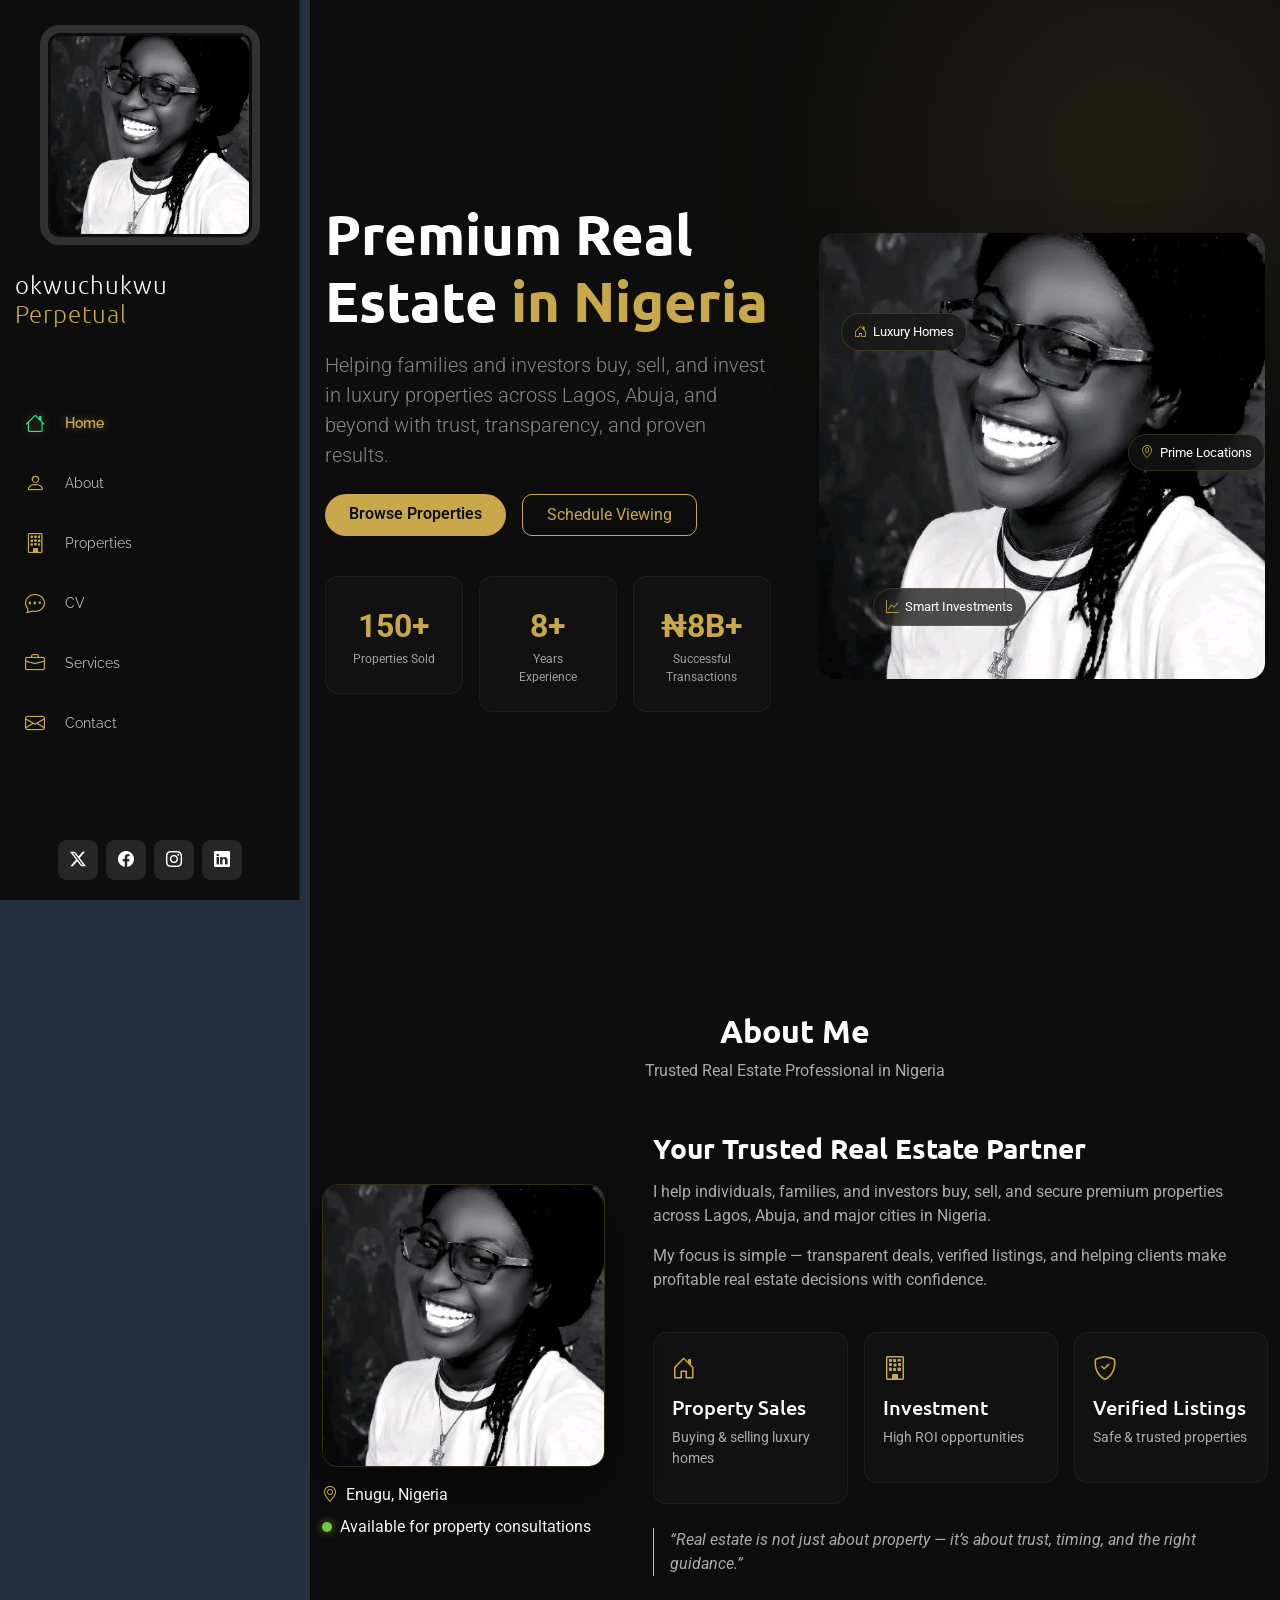
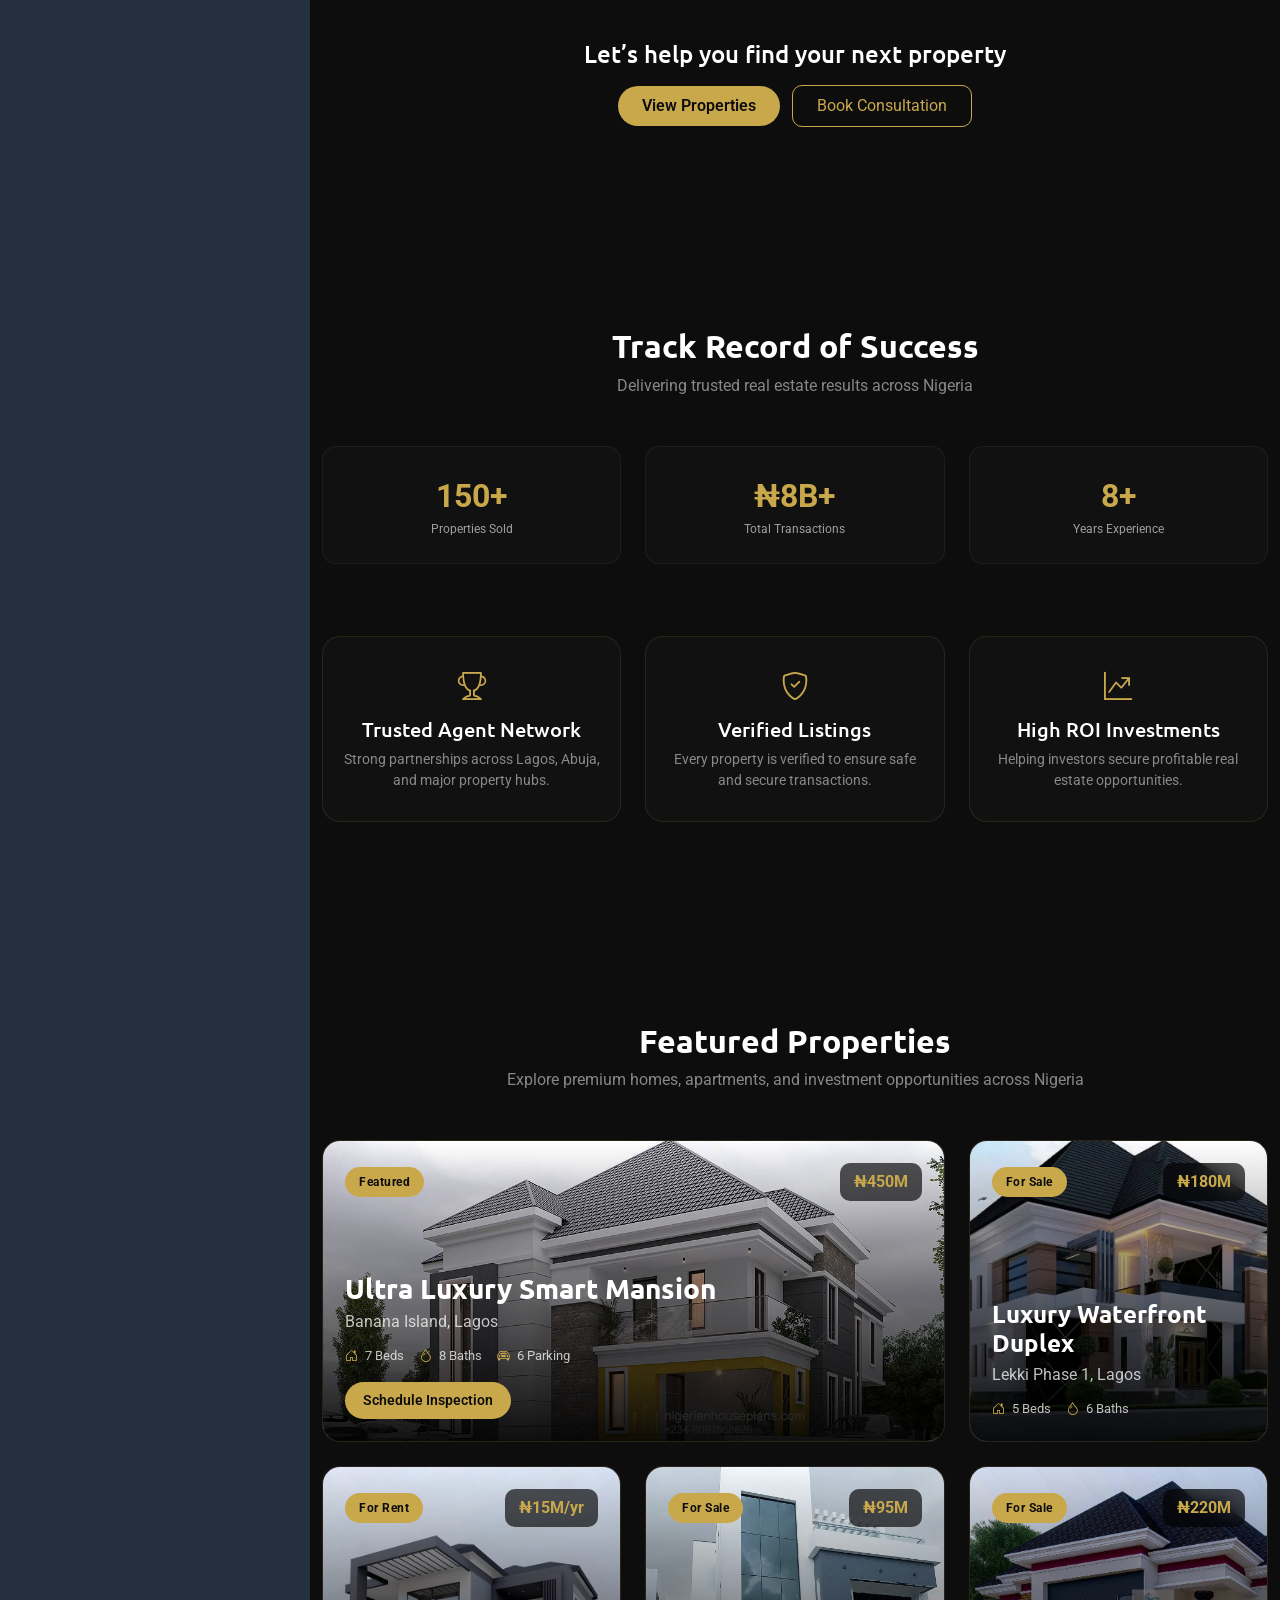
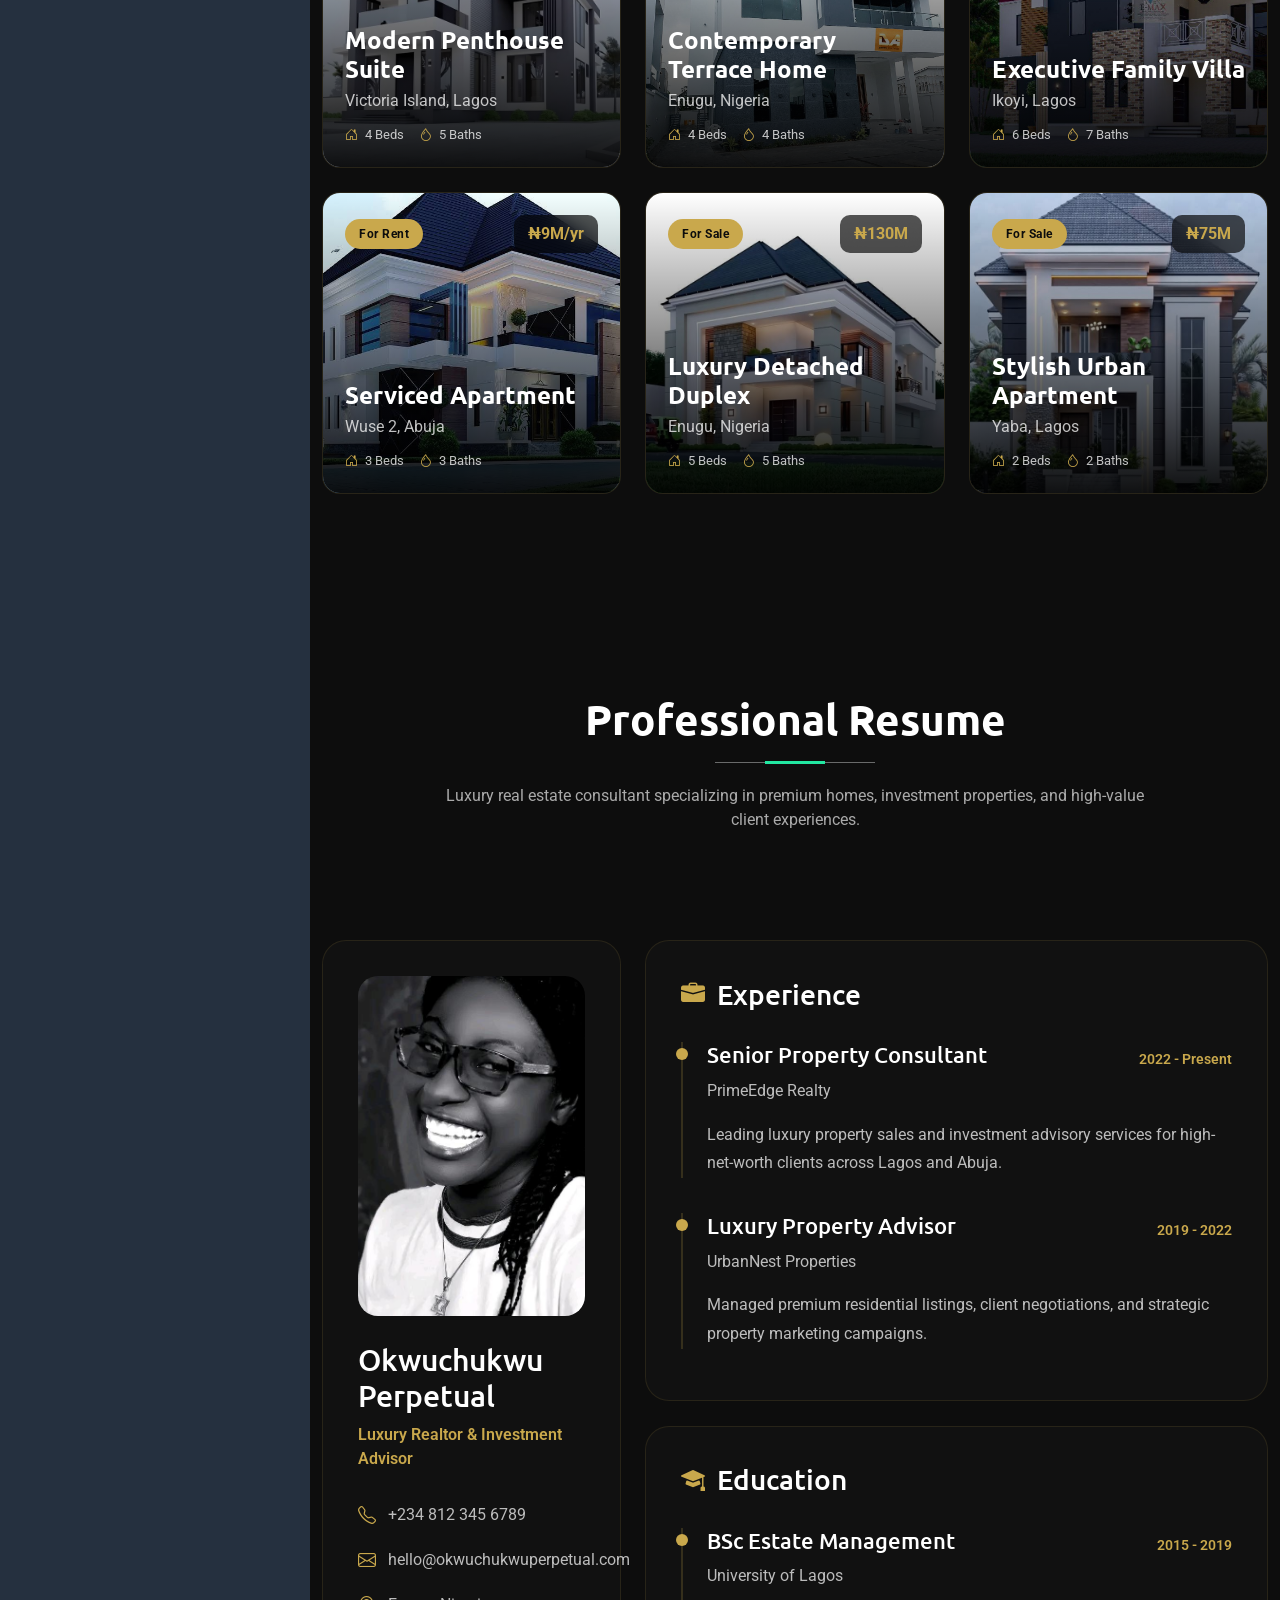
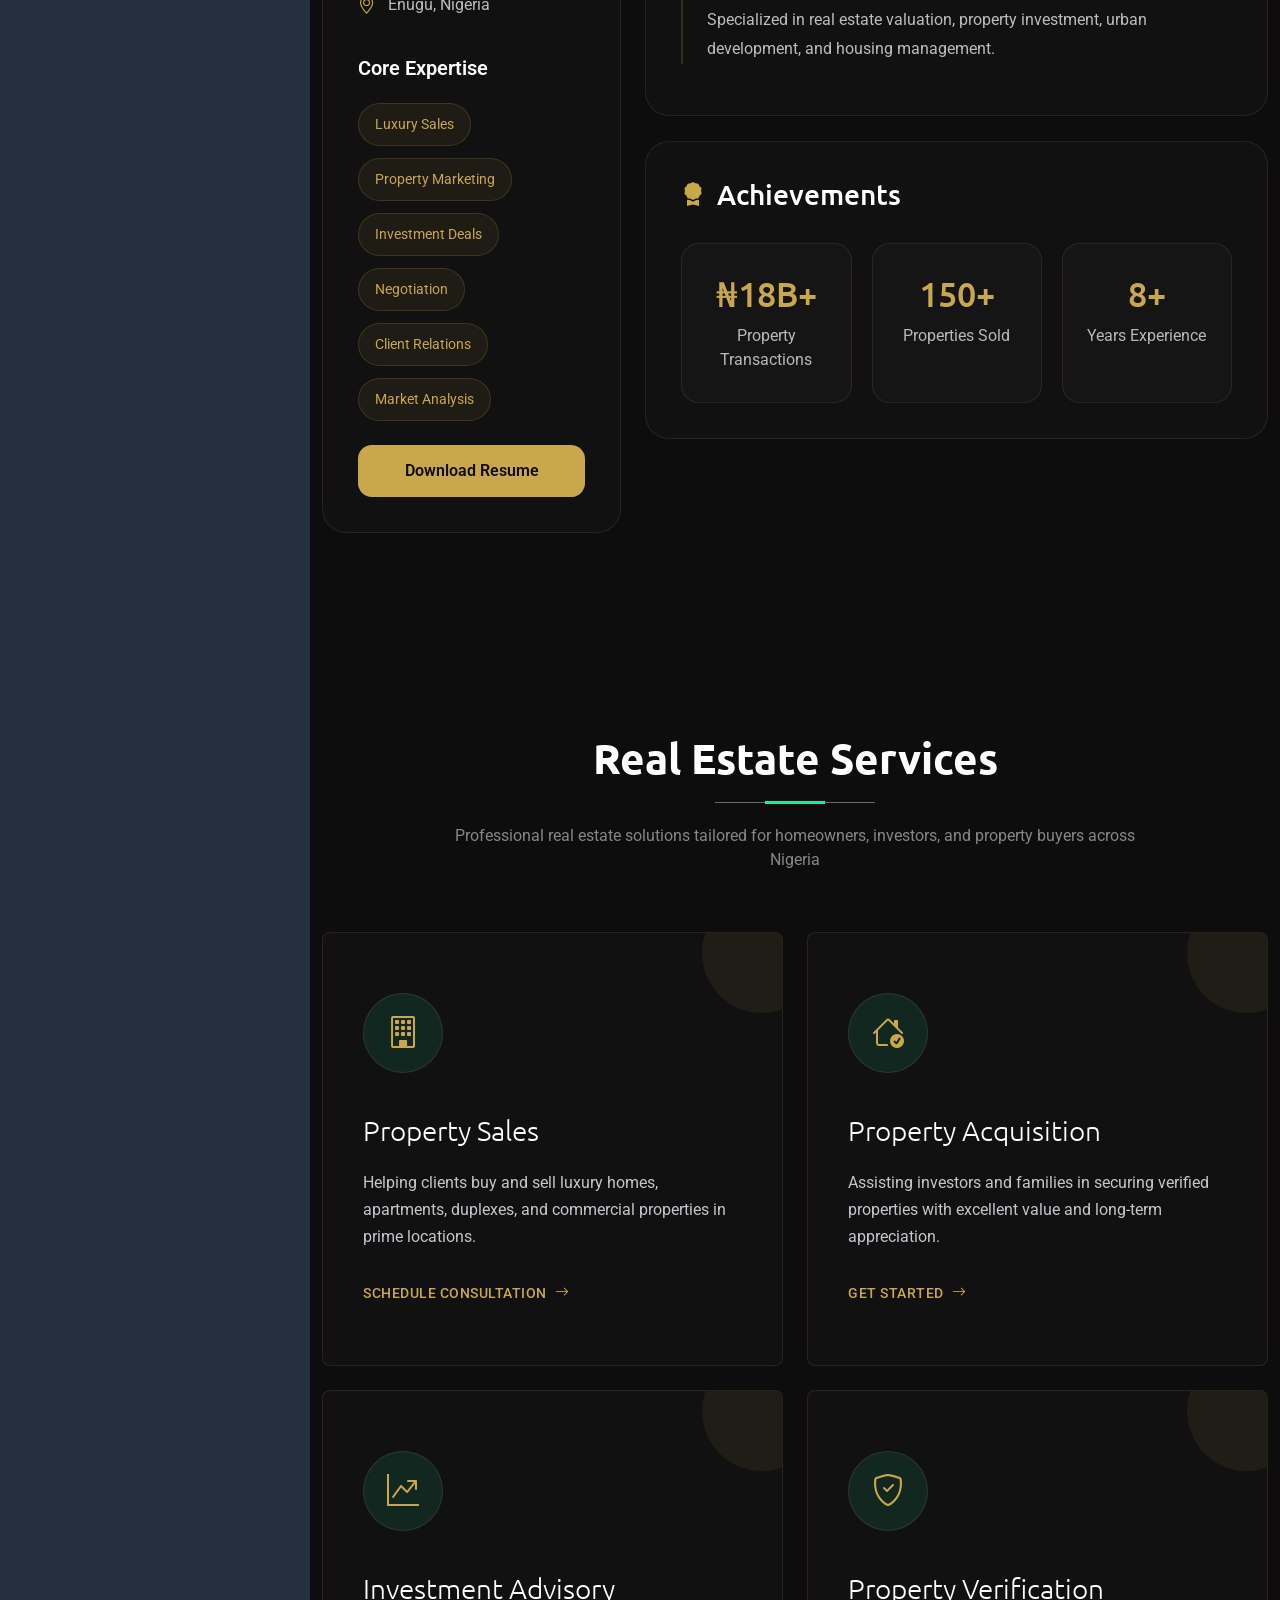
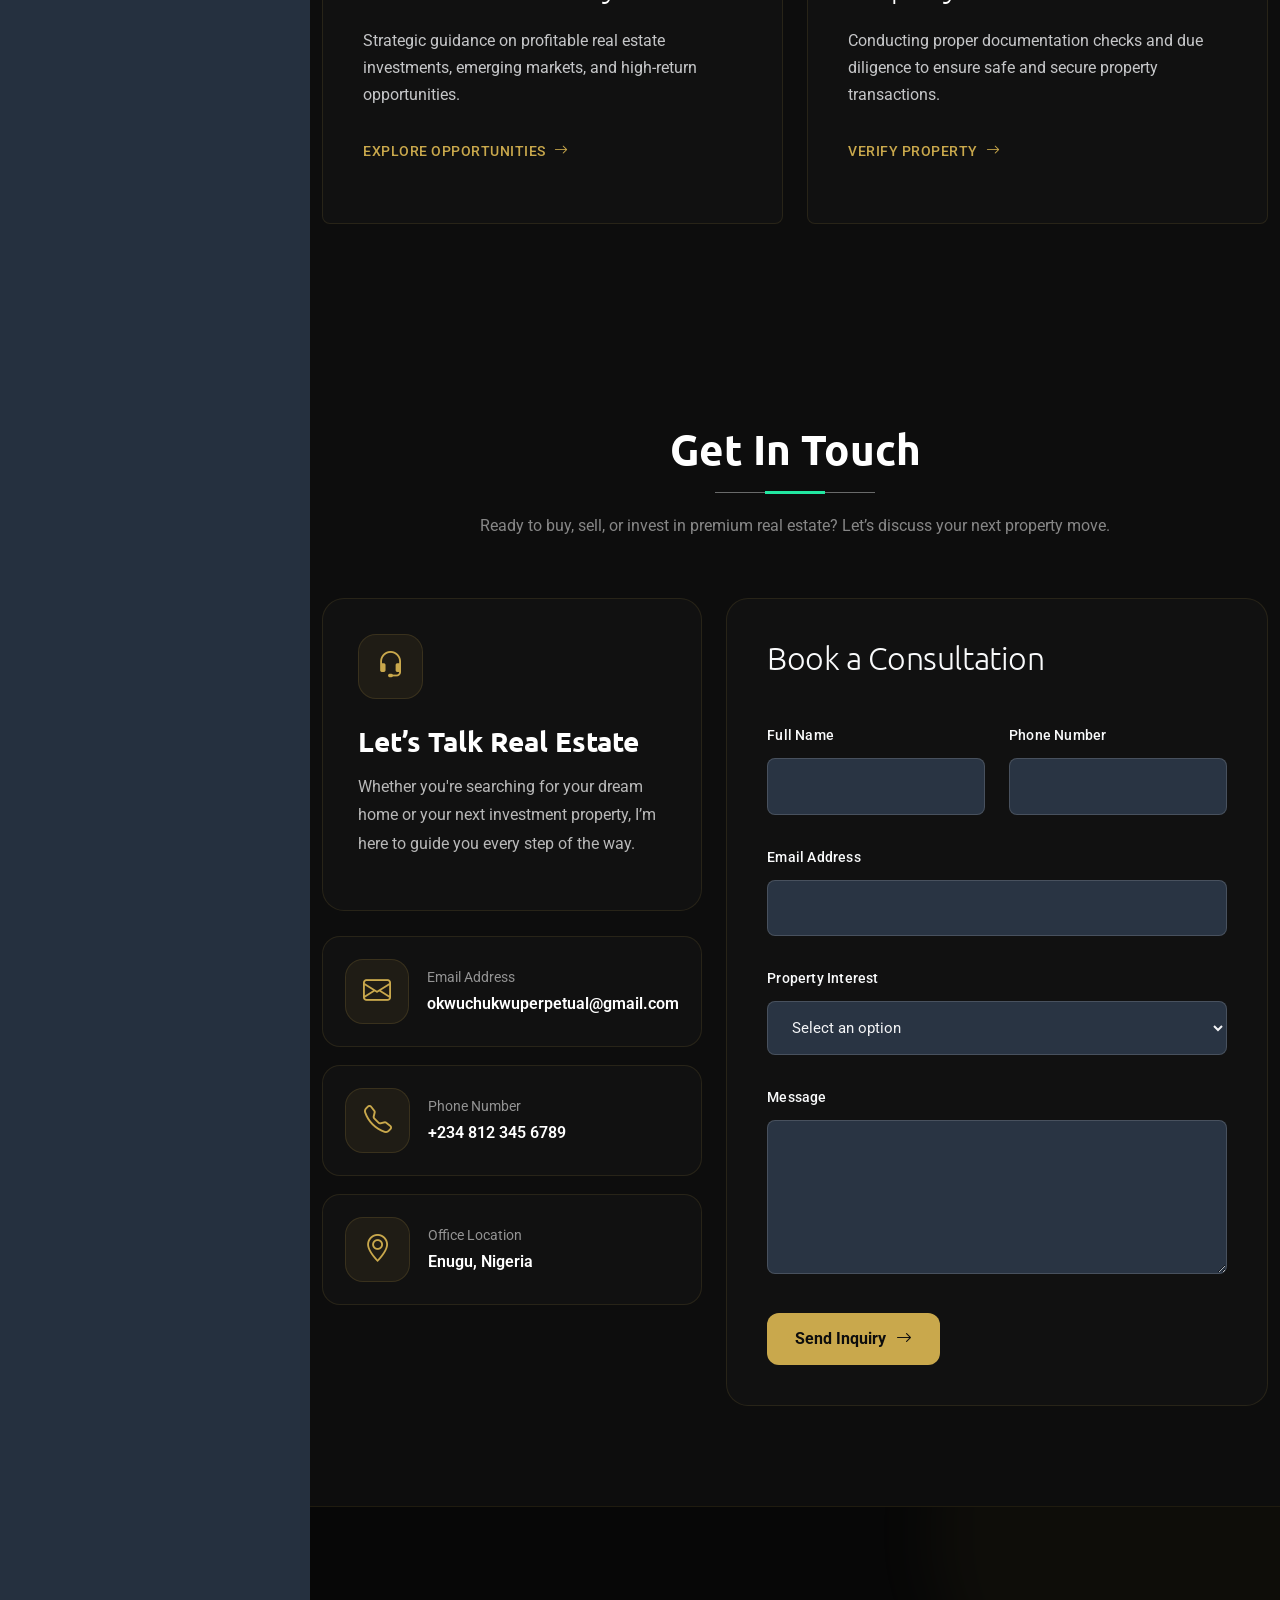
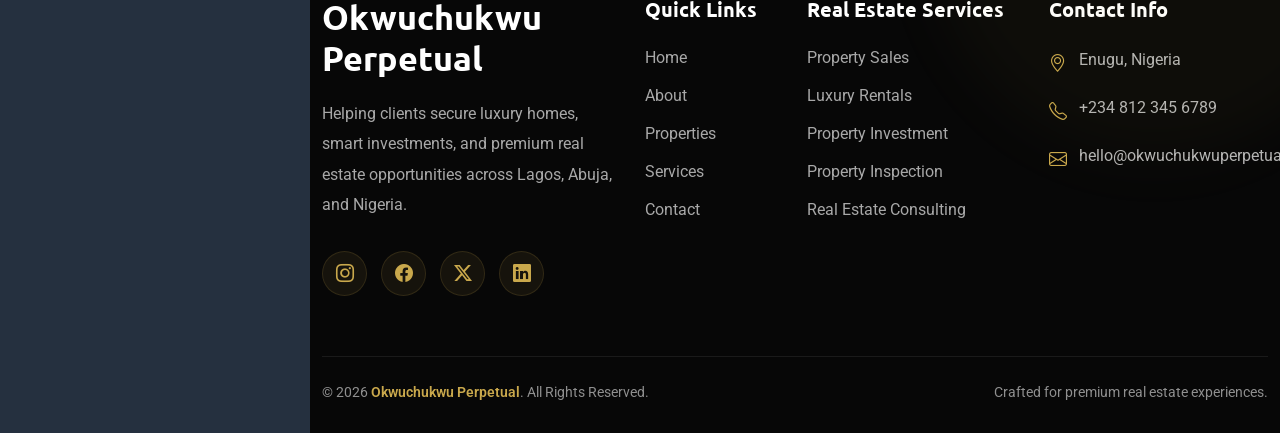
<file: index.html>
<!DOCTYPE html>
<html lang="en">

<head>
  <meta charset="utf-8">
  <meta content="width=device-width, initial-scale=1.0" name="viewport">
  <title>Index - My-Portfolio</title>
  <meta name="description" content="">
  <meta name="keywords" content="">



  <!-- Fonts -->
  <link href="https://fonts.googleapis.com" rel="preconnect">
  <link href="https://fonts.gstatic.com" rel="preconnect" crossorigin>
  <link href="https://fonts.googleapis.com/css2?family=Roboto:ital,wght@0,100;0,300;0,400;0,500;0,700;0,900;1,100;1,300;1,400;1,500;1,700;1,900&family=Raleway:ital,wght@0,100;0,200;0,300;0,400;0,500;0,600;0,700;0,800;0,900;1,100;1,200;1,300;1,400;1,500;1,600;1,700;1,800;1,900&family=Ubuntu:ital,wght@0,300;0,400;0,500;0,700;1,300;1,400;1,500;1,700&display=swap" rel="stylesheet">

  <!-- Vendor CSS Files -->
  <link href="assets/vendor/bootstrap/css/bootstrap.min.css" rel="stylesheet">
  <link href="assets/vendor/bootstrap-icons/bootstrap-icons.css" rel="stylesheet">
  <link href="assets/vendor/aos/aos.css" rel="stylesheet">
  <link href="assets/vendor/glightbox/css/glightbox.min.css" rel="stylesheet">
  <link href="assets/vendor/swiper/swiper-bundle.min.css" rel="stylesheet">

  <!-- Main CSS File -->
  <link href="assets/css/main.css" rel="stylesheet">

 
</head>

<body class="index-page">

  <header id="header" class="header dark-background d-flex flex-column justify-content-between">
    <i class="header-toggle d-xl-none bi bi-list"></i>

    <div class="header-top">
      <div class="profile-img">
        <img src="assets/img/profile/Media.jpg" alt="" class="img-fluid">
      </div>

      <a href="index.html" class="logo d-flex align-items-center justify-content-center">
        <!-- Uncomment the line below if you also wish to use an image logo -->
        <!-- <img src="assets/img/logo.webp" alt=""> -->
        <h1 class="sitename">okwuchukwu <span style="color: #C9A84C">Perpetual</span></h1>
      </a>

    </div>

 <nav id="navmenu" class="navmenu">
  <ul>
    <li><a href="#hero" class="active"><i class="bi bi-house navicon"></i> Home</a></li>
    <li><a href="#about"><i class="bi bi-person navicon"></i> About</a></li>
    <li><a href="#properties"><i class="bi bi-building navicon"></i> Properties</a></li>
     <li><a href="#CV"><i class="bi bi-chat-dots navicon"></i> CV</a></li>
    <li><a href="#services"><i class="bi bi-briefcase navicon"></i> Services</a></li>
    <li><a href="#contact"><i class="bi bi-envelope navicon"></i> Contact</a></li>
  </ul>
</nav>

    <div class="social-links text-center">
      <a href="#" class="twitter"><i class="bi bi-twitter-x"></i></a>
      <a href="#" class="facebook"><i class="bi bi-facebook"></i></a>
      <a href="#" class="instagram"><i class="bi bi-instagram"></i></a>
      <a href="#" class="linkedin"><i class="bi bi-linkedin"></i></a>
    </div>
  </header>

  <main class="main">

  <!-- Hero Section -->
<section id="hero" class="hero section d-flex align-items-center">

  <div class="container position-relative z-2">

    <div class="row align-items-center g-5">

      <!-- TEXT SIDE (NO CARD) -->
      <div class="col-lg-6 order-2 order-lg-1">

        <div class="hero-content">

          <h1 class="display-5 fw-bold mb-3 text-white" data-aos="fade-up" data-aos-delay="200">
            Premium Real Estate
            <span style="color: #C9A84C">in Nigeria</span>
          </h1>

          <p class="lead mb-4 text-white-50" data-aos="fade-up" data-aos-delay="300">
            Helping families and investors buy, sell, and invest in luxury properties across Lagos, Abuja, and beyond with trust, transparency, and proven results.
          </p>

          <!-- CTA -->
          <div class="d-flex flex-wrap gap-3 mb-4" data-aos="fade-up" data-aos-delay="400">
            <a href="#properties" class="btn btn-gold px-4 py-2">
              Browse Properties
            </a>
            <a href="#contact" class="btn btn-outline-gold px-4 py-2">
              Schedule Viewing
            </a>
          </div>

          <!-- STATS -->
          <div class="row g-3 mt-3" data-aos="fade-up" data-aos-delay="500">

            <div class="col-4">
              <div class="stat-box">
                <div class="stat-number">150+</div>
                <div class="stat-label">Properties Sold</div>
              </div>
            </div>

            <div class="col-4">
              <div class="stat-box">
                <div class="stat-number">8+</div>
                <div class="stat-label">Years Experience</div>
              </div>
            </div>

            <div class="col-4">
              <div class="stat-box">
                <div class="stat-number">₦8B+</div>
                <div class="stat-label"> Successful Transactions</div>
              </div>
            </div>

          </div>

        </div>

      </div>

      <!-- IMAGE SIDE -->
      <div class="col-lg-6 order-1 order-lg-2">

        <div class="hero-image position-relative text-center">

          <img src="assets/img/profile/Media.jpg"
               class="img-fluid main-image rounded-4 shadow-lg"
               alt="Luxury Realtor"
               data-aos="zoom-in">

          <!-- FLOATING CHIPS (UNCHANGED) -->
          <div class="floating-chip chip-1">
            <i class="bi bi-house-door"></i> Luxury Homes
          </div>

          <div class="floating-chip chip-2">
            <i class="bi bi-geo-alt"></i> Prime Locations
          </div>

          <div class="floating-chip chip-3">
            <i class="bi bi-graph-up"></i> Smart Investments
          </div>

        </div>

      </div>

    </div>

  </div>

</section>



<!-- About Section -->
<section id="about" class="about section">

  <div class="container" data-aos="fade-up">

    <!-- HEADER -->
    <div class="text-center mb-5">
      <h2 class="fw-bold">About Me</h2>
      <p>Trusted Real Estate Professional in Nigeria</p>
    </div>

    <div class="row align-items-center g-5">

      <!-- IMAGE SIDE -->
      <div class="col-lg-4" data-aos="fade-right">

        <div class="profile-section text-center">

          <img src="assets/img/profile/Media.jpg"
               class="img-fluid"
               alt="Realtor Profile">

          <div class="profile-meta mt-3 text-start">

            <div class="d-flex align-items-center mb-2">
              <i class="bi bi-geo-alt text-gold me-2"></i>
              <span>Enugu, Nigeria</span>
            </div>

            <div class="d-flex align-items-center">
              <span class="status-dot"></span>
              <span>Available for property consultations</span>
            </div>

          </div>

        </div>

      </div>

      <!-- TEXT SIDE -->
      <div class="col-lg-8" data-aos="fade-left">

        <h3 class="fw-bold mb-3">
          Your Trusted Real Estate Partner
        </h3>

        <p>
          I help individuals, families, and investors buy, sell, and secure premium properties across Lagos, Abuja, and major cities in Nigeria.
        </p>

        <p>
          My focus is simple — transparent deals, verified listings, and helping clients make profitable real estate decisions with confidence.
        </p>

        <!-- EXPERTISE -->
        <div class="row g-3 mt-4">

          <div class="col-md-4">
            <div class="expertise-item">
              <i class="bi bi-house-door text-gold fs-4"></i>
              <h5 class="mt-2">Property Sales</h5>
              <p class="small">Buying & selling luxury homes</p>
            </div>
          </div>

          <div class="col-md-4">
            <div class="expertise-item">
              <i class="bi bi-building text-gold fs-4"></i>
              <h5 class="mt-2">Investment</h5>
              <p class="small">High ROI opportunities</p>
            </div>
          </div>

          <div class="col-md-4">
            <div class="expertise-item">
              <i class="bi bi-shield-check text-gold fs-4"></i>
              <h5 class="mt-2">Verified Listings</h5>
              <p class="small">Safe & trusted properties</p>
            </div>
          </div>

        </div>

        <!-- QUOTE -->
        <div class="mt-4 border-start border-warning ps-3">
          <p class="fst-italic">
            “Real estate is not just about property — it’s about trust, timing, and the right guidance.”
          </p>
        </div>

      </div>

    </div>

    <!-- CTA -->
    <div class="text-center mt-5">

      <h4 class="mb-3">Let’s help you find your next property</h4>

      <a href="#properties" class="btn btn-gold px-4 py-2 me-2">
        View Properties
      </a>

      <a href="#contact" class="btn btn-outline-gold px-4 py-2">
        Book Consultation
      </a>

    </div>

  </div>

</section>


 
<!-- Stats Section -->
<section id="stats" class="stats section">

  <div class="container" data-aos="fade-up">

    <!-- HEADER -->
    <div class="text-center mb-5">
      <h2 class="fw-bold text-white">Track Record of Success</h2>
      <p class="text-white-50">Delivering trusted real estate results across Nigeria</p>
    </div>

    <!-- STATS GRID -->
    <div class="row text-center g-4">

      <div class="col-md-4" data-aos="fade-up" data-aos-delay="200">
        <div class="stat-box">
          <div class="stat-number">150+</div>
          <div class="stat-label">Properties Sold</div>
        </div>
      </div>

      <div class="col-md-4" data-aos="fade-up" data-aos-delay="300">
        <div class="stat-box">
          <div class="stat-number">₦8B+</div>
          <div class="stat-label">Total Transactions</div>
        </div>
      </div>

      <div class="col-md-4" data-aos="fade-up" data-aos-delay="400">
        <div class="stat-box">
          <div class="stat-number">8+</div>
          <div class="stat-label">Years Experience</div>
        </div>
      </div>

    </div>

    <!-- ACHIEVEMENTS -->
    <div class="row mt-5 g-4">

      <div class="col-md-4" data-aos="fade-up" data-aos-delay="500">
        <div class="achievement-box">
          <i class="bi bi-trophy text-gold fs-3"></i>
          <h5 class="text-white mt-2">Trusted Agent Network</h5>
          <p class="text-white-50 small">
            Strong partnerships across Lagos, Abuja, and major property hubs.
          </p>
        </div>
      </div>

      <div class="col-md-4" data-aos="fade-up" data-aos-delay="600">
        <div class="achievement-box">
          <i class="bi bi-shield-check text-gold fs-3"></i>
          <h5 class="text-white mt-2">Verified Listings</h5>
          <p class="text-white-50 small">
            Every property is verified to ensure safe and secure transactions.
          </p>
        </div>
      </div>

      <div class="col-md-4" data-aos="fade-up" data-aos-delay="700">
        <div class="achievement-box">
          <i class="bi bi-graph-up-arrow text-gold fs-3"></i>
          <h5 class="text-white mt-2">High ROI Investments</h5>
          <p class="text-white-50 small">
            Helping investors secure profitable real estate opportunities.
          </p>
        </div>
      </div>

    </div>

  </div>

</section>


<!-- Properties Section -->
<section id="properties" class="properties section">

  <div class="container" data-aos="fade-up">

    <!-- SECTION TITLE -->
    <div class="text-center mb-5">
      <h2 class="fw-bold text-white">Featured Properties</h2>
      <p class="text-white-50">
        Explore premium homes, apartments, and investment opportunities across Nigeria
      </p>
    </div>

    <div class="row g-4">

      <!-- FEATURED PROPERTY -->
      <div class="col-lg-8" data-aos="fade-up">

        <div class="property-card overlay-card featured-card">

          <img src="assets/img/property/h1.jpg" class="img-fluid" alt="Luxury Property">

          <div class="property-overlay">

            <div class="top-info">
              <span class="badge-sale">Featured</span>
              <span class="price">₦450M</span>
            </div>

            <div class="bottom-info">
              <h3>Ultra Luxury Smart Mansion</h3>

              <p>Banana Island, Lagos</p>

              <div class="meta">
                <span><i class="bi bi-house-door"></i> 7 Beds</span>
                <span><i class="bi bi-droplet"></i> 8 Baths</span>
                <span><i class="bi bi-car-front"></i> 6 Parking</span>
              </div>

              <a href="#contact" class="btn btn-gold btn-sm mt-3">
                Schedule Inspection
              </a>
            </div>

          </div>

        </div>

      </div>

      <!-- PROPERTY 2 -->
      <div class="col-lg-4" data-aos="fade-up" data-aos-delay="100">

        <div class="property-card overlay-card">

          <img src="assets/img/property/h2.jpg" class="img-fluid" alt="Property">

          <div class="property-overlay">

            <div class="top-info">
              <span class="badge-sale">For Sale</span>
              <span class="price">₦180M</span>
            </div>

            <div class="bottom-info">
              <h4>Luxury Waterfront Duplex</h4>
              <p>Lekki Phase 1, Lagos</p>

              <div class="meta">
                <span><i class="bi bi-house-door"></i> 5 Beds</span>
                <span><i class="bi bi-droplet"></i> 6 Baths</span>
              </div>

            </div>

          </div>

        </div>

      </div>

      <!-- PROPERTY 3 -->
      <div class="col-lg-4" data-aos="fade-up" data-aos-delay="200">

        <div class="property-card overlay-card">

          <img src="assets/img/property/h3.jpg" class="img-fluid" alt="Property">

          <div class="property-overlay">

            <div class="top-info">
              <span class="badge-sale">For Rent</span>
              <span class="price">₦15M/yr</span>
            </div>

            <div class="bottom-info">
              <h4>Modern Penthouse Suite</h4>
              <p>Victoria Island, Lagos</p>

              <div class="meta">
                <span><i class="bi bi-house-door"></i> 4 Beds</span>
                <span><i class="bi bi-droplet"></i> 5 Baths</span>
              </div>

            </div>

          </div>

        </div>

      </div>

      <!-- PROPERTY 4 -->
      <div class="col-lg-4" data-aos="fade-up" data-aos-delay="300">

        <div class="property-card overlay-card">

          <img src="assets/img/property/h4.jpg" class="img-fluid" alt="Property">

          <div class="property-overlay">

            <div class="top-info">
              <span class="badge-sale">For Sale</span>
              <span class="price">₦95M</span>
            </div>

            <div class="bottom-info">
              <h4>Contemporary Terrace Home</h4>
              <p>Enugu, Nigeria</p>

              <div class="meta">
                <span><i class="bi bi-house-door"></i> 4 Beds</span>
                <span><i class="bi bi-droplet"></i> 4 Baths</span>
              </div>

            </div>

          </div>

        </div>

      </div>

      <!-- PROPERTY 5 -->
      <div class="col-lg-4" data-aos="fade-up" data-aos-delay="400">

        <div class="property-card overlay-card">

          <img src="assets/img/property/h5.jpg" class="img-fluid" alt="Property">

          <div class="property-overlay">

            <div class="top-info">
              <span class="badge-sale">For Sale</span>
              <span class="price">₦220M</span>
            </div>

            <div class="bottom-info">
              <h4>Executive Family Villa</h4>
              <p>Ikoyi, Lagos</p>

              <div class="meta">
                <span><i class="bi bi-house-door"></i> 6 Beds</span>
                <span><i class="bi bi-droplet"></i> 7 Baths</span>
              </div>

            </div>

          </div>

        </div>

      </div>

      <!-- PROPERTY 6 -->
      <div class="col-lg-4" data-aos="fade-up" data-aos-delay="500">

        <div class="property-card overlay-card">

          <img src="assets/img/property/h6.jpg" class="img-fluid" alt="Property">

          <div class="property-overlay">

            <div class="top-info">
              <span class="badge-sale">For Rent</span>
              <span class="price">₦9M/yr</span>
            </div>

            <div class="bottom-info">
              <h4>Serviced Apartment</h4>
              <p>Wuse 2, Abuja</p>

              <div class="meta">
                <span><i class="bi bi-house-door"></i> 3 Beds</span>
                <span><i class="bi bi-droplet"></i> 3 Baths</span>
              </div>

            </div>

          </div>

        </div>

      </div>

      <!-- PROPERTY 7 -->
      <div class="col-lg-4" data-aos="fade-up" data-aos-delay="600">

        <div class="property-card overlay-card">

          <img src="assets/img/property/h7.jpg" class="img-fluid" alt="Property">

          <div class="property-overlay">

            <div class="top-info">
              <span class="badge-sale">For Sale</span>
              <span class="price">₦130M</span>
            </div>

            <div class="bottom-info">
              <h4>Luxury Detached Duplex</h4>
              <p>Enugu, Nigeria</p>

              <div class="meta">
                <span><i class="bi bi-house-door"></i> 5 Beds</span>
                <span><i class="bi bi-droplet"></i> 5 Baths</span>
              </div>

            </div>

          </div>

        </div>

      </div>

      <!-- PROPERTY 8 -->
      <div class="col-lg-4" data-aos="fade-up" data-aos-delay="700">

        <div class="property-card overlay-card">

          <img src="assets/img/property/h8.jpg" class="img-fluid" alt="Property">

          <div class="property-overlay">

            <div class="top-info">
              <span class="badge-sale">For Sale</span>
              <span class="price">₦75M</span>
            </div>

            <div class="bottom-info">
              <h4>Stylish Urban Apartment</h4>
              <p>Yaba, Lagos</p>

              <div class="meta">
                <span><i class="bi bi-house-door"></i> 2 Beds</span>
                <span><i class="bi bi-droplet"></i> 2 Baths</span>
              </div>

            </div>

          </div>

        </div>

      </div>

    </div>

  </div>

</section>


<!-- =========================
        MODERN REALTOR CV
========================= -->
<section id="CV" class="cv-modern section">

  <div class="container">

    <!-- TITLE -->
    <div class="section-title text-center mb-5" data-aos="fade-up">
      <h2>Professional Resume</h2>

      <p>
        Luxury real estate consultant specializing in premium homes,
        investment properties, and high-value client experiences.
      </p>
    </div>

    <div class="row g-4">

      <!-- LEFT SIDE -->
      <div class="col-lg-4" data-aos="fade-right">

        <div class="cv-sidebar">

          <div class="cv-image">
            <img src="assets/img/profile/Media.jpg"
                 alt="Obiora Bright"
                 class="img-fluid">
          </div>

          <h3>Okwuchukwu Perpetual</h3>

          <span class="cv-job">
            Luxury Realtor & Investment Advisor
          </span>

          <!-- CONTACT -->
          <div class="cv-contact-list">

            <div class="cv-contact-item">
              <i class="bi bi-telephone"></i>
              <span>+234 812 345 6789</span>
            </div>

            <div class="cv-contact-item">
              <i class="bi bi-envelope"></i>
              <span>hello@okwuchukwuperpetual.com</span>
            </div>

            <div class="cv-contact-item">
              <i class="bi bi-geo-alt"></i>
              <span>Enugu, Nigeria</span>
            </div>

          </div>

          <!-- SKILLS -->
          <div class="cv-mini-title">
            Core Expertise
          </div>

          <div class="skills-tags">
            <span>Luxury Sales</span>
            <span>Property Marketing</span>
            <span>Investment Deals</span>
            <span>Negotiation</span>
            <span>Client Relations</span>
            <span>Market Analysis</span>
          </div>

          <a href="#" class="btn btn-download mt-4">
            Download Resume
          </a>

        </div>

      </div>

      <!-- RIGHT SIDE -->
      <div class="col-lg-8" data-aos="fade-left">

        <div class="cv-main-content">

          <!-- EXPERIENCE -->
          <div class="cv-card">

            <div class="cv-card-title">
              <i class="bi bi-briefcase-fill"></i>
              <h4>Experience</h4>
            </div>

            <div class="timeline-item">

              <div class="timeline-top">
                <h5>Senior Property Consultant</h5>
                <span>2022 - Present</span>
              </div>

              <p class="company-name">
                PrimeEdge Realty
              </p>

              <p>
                Leading luxury property sales and investment advisory
                services for high-net-worth clients across Lagos and Abuja.
              </p>

            </div>

            <div class="timeline-item">

              <div class="timeline-top">
                <h5>Luxury Property Advisor</h5>
                <span>2019 - 2022</span>
              </div>

              <p class="company-name">
                UrbanNest Properties
              </p>

              <p>
                Managed premium residential listings, client negotiations,
                and strategic property marketing campaigns.
              </p>

            </div>

          </div>

          <!-- EDUCATION -->
          <div class="cv-card">

            <div class="cv-card-title">
              <i class="bi bi-mortarboard-fill"></i>
              <h4>Education</h4>
            </div>

            <div class="timeline-item">

              <div class="timeline-top">
                <h5>BSc Estate Management</h5>
                <span>2015 - 2019</span>
              </div>

              <p class="company-name">
                University of Lagos
              </p>

              <p>
                Specialized in real estate valuation, property investment,
                urban development, and housing management.
              </p>

            </div>

          </div>

          <!-- ACHIEVEMENTS -->
          <div class="cv-card">

            <div class="cv-card-title">
              <i class="bi bi-award-fill"></i>
              <h4>Achievements</h4>
            </div>

            <div class="achievement-grid">

              <div class="achievement-box">
                <h3>₦18B+</h3>
                <p>Property Transactions</p>
              </div>

              <div class="achievement-box">
                <h3>150+</h3>
                <p>Properties Sold</p>
              </div>

              <div class="achievement-box">
                <h3>8+</h3>
                <p>Years Experience</p>
              </div>

            </div>

          </div>

        </div>

      </div>

    </div>

  </div>

</section>


<!-- Services Section -->
<section id="services" class="services section">

  <!-- SECTION TITLE -->
  <div class="container section-title text-center" data-aos="fade-up">
    <h2 class="text-white fw-bold">Real Estate Services</h2>
    <p class="text-white-50">
      Professional real estate solutions tailored for homeowners, investors, and property buyers across Nigeria
    </p>
  </div>

  <div class="container" data-aos="fade-up" data-aos-delay="100">

    <div class="row g-4">

      <!-- SERVICE 1 -->
      <div class="col-lg-6" data-aos="fade-up" data-aos-delay="200">

        <div class="service-item">

          <div class="service-icon">
            <i class="bi bi-building"></i>
          </div>

          <div class="service-content">
            <h3>Property Sales</h3>

            <p>
              Helping clients buy and sell luxury homes, apartments, duplexes, and commercial properties in prime locations.
            </p>

            <a href="#contact" class="read-more">
              <span>Schedule Consultation</span>
              <i class="bi bi-arrow-right"></i>
            </a>
          </div>

        </div>

      </div>

      <!-- SERVICE 2 -->
      <div class="col-lg-6" data-aos="fade-up" data-aos-delay="300">

        <div class="service-item">

          <div class="service-icon">
            <i class="bi bi-house-check"></i>
          </div>

          <div class="service-content">
            <h3>Property Acquisition</h3>

            <p>
              Assisting investors and families in securing verified properties with excellent value and long-term appreciation.
            </p>

            <a href="#contact" class="read-more">
              <span>Get Started</span>
              <i class="bi bi-arrow-right"></i>
            </a>
          </div>

        </div>

      </div>

      <!-- SERVICE 3 -->
      <div class="col-lg-6" data-aos="fade-up" data-aos-delay="400">

        <div class="service-item">

          <div class="service-icon">
            <i class="bi bi-graph-up-arrow"></i>
          </div>

          <div class="service-content">
            <h3>Investment Advisory</h3>

            <p>
              Strategic guidance on profitable real estate investments, emerging markets, and high-return opportunities.
            </p>

            <a href="#contact" class="read-more">
              <span>Explore Opportunities</span>
              <i class="bi bi-arrow-right"></i>
            </a>
          </div>

        </div>

      </div>

      <!-- SERVICE 4 -->
      <div class="col-lg-6" data-aos="fade-up" data-aos-delay="500">

        <div class="service-item">

          <div class="service-icon">
            <i class="bi bi-shield-check"></i>
          </div>

          <div class="service-content">
            <h3>Property Verification</h3>

            <p>
              Conducting proper documentation checks and due diligence to ensure safe and secure property transactions.
            </p>

            <a href="#contact" class="read-more">
              <span>Verify Property</span>
              <i class="bi bi-arrow-right"></i>
            </a>
          </div>

        </div>

      </div>

    </div>

  </div>

</section>



    <!-- Contact Section -->
<section id="contact" class="contact section">

  <!-- SECTION TITLE -->
  <div class="container section-title text-center" data-aos="fade-up">
    <h2 class="text-white fw-bold">Get In Touch</h2>

    <p class="text-white-50">
      Ready to buy, sell, or invest in premium real estate? 
      Let’s discuss your next property move.
    </p>
  </div>

  <div class="container">

    <div class="row g-4 align-items-stretch">

      <!-- LEFT SIDE -->
      <div class="col-lg-5" data-aos="fade-right">

        <div class="contact-info-wrapper">

          <div class="info-box">

            <div class="info-icon">
              <i class="bi bi-headset"></i>
            </div>

            <div class="info-content">
              <h3>Let’s Talk Real Estate</h3>

              <p>
                Whether you're searching for your dream home or your next investment property, I’m here to guide you every step of the way.
              </p>
            </div>

          </div>

          <!-- CONTACT DETAILS -->

          <div class="detail-item">

            <div class="detail-icon">
              <i class="bi bi-envelope"></i>
            </div>

            <div class="detail-content">
              <span class="detail-label">Email Address</span>
              <span class="detail-value">okwuchukwuperpetual@gmail.com</span>
            </div>

          </div>

          <div class="detail-item">

            <div class="detail-icon">
              <i class="bi bi-telephone"></i>
            </div>

            <div class="detail-content">
              <span class="detail-label">Phone Number</span>
              <span class="detail-value">+234 812 345 6789</span>
            </div>

          </div>

          <div class="detail-item">

            <div class="detail-icon">
              <i class="bi bi-geo-alt"></i>
            </div>

            <div class="detail-content">
              <span class="detail-label">Office Location</span>
              <span class="detail-value">
                Enugu, Nigeria
              </span>
            </div>

          </div>

        </div>

      </div>

      <!-- RIGHT SIDE -->
      <div class="col-lg-7" data-aos="fade-left">

        <div class="form-wrapper">

          <div class="form-header">
            <h3>Book a Consultation</h3>
          </div>

          <form action="forms/contact.php" method="post" class="php-email-form">

            <div class="row">

              <div class="col-md-6">
                <div class="form-group">
                  <label>Full Name</label>
                  <input type="text" name="name" required>
                </div>
              </div>

              <div class="col-md-6">
                <div class="form-group">
                  <label>Phone Number</label>
                  <input type="text" name="phone" required>
                </div>
              </div>

            </div>

            <div class="form-group">
              <label>Email Address</label>
              <input type="email" name="email" required>
            </div>

            <div class="form-group">
              <label>Property Interest</label>

              <select name="interest" required>
                <option value="">Select an option</option>
                <option>Buy Property</option>
                <option>Sell Property</option>
                <option>Rent Property</option>
                <option>Investment Opportunity</option>
              </select>
            </div>

            <div class="form-group">
              <label>Message</label>

              <textarea name="message" rows="5" required></textarea>
            </div>

            <button type="submit" class="submit-Btn">
              <span>Send Inquiry</span>
              <i class="bi bi-arrow-right"></i>
            </button>

          </form>

        </div>

      </div>

    </div>

  </div>

</section>

  </main>


<!-- =========================
        PREMIUM FOOTER
========================= -->
<footer id="footer" class="premium-footer">

  <div class="container">

    <!-- TOP FOOTER -->
    <div class="row gy-5 align-items-start">

      <!-- BRAND -->
      <div class="col-lg-4">
        <div class="footer-brand">

          <h2>Okwuchukwu Perpetual</h2>

          <p>
            Helping clients secure luxury homes, smart investments, 
            and premium real estate opportunities across Lagos, Abuja, 
            and Nigeria.
          </p>

          <div class="footer-socials">

            <a href="#">
              <i class="bi bi-instagram"></i>
            </a>

            <a href="#">
              <i class="bi bi-facebook"></i>
            </a>

            <a href="#">
              <i class="bi bi-twitter-x"></i>
            </a>

            <a href="#">
              <i class="bi bi-linkedin"></i>
            </a>

          </div>

        </div>
      </div>

      <!-- QUICK LINKS -->
      <div class="col-lg-2 col-md-6">
        <div class="footer-links">

          <h4>Quick Links</h4>

          <ul>
            <li><a href="#hero">Home</a></li>
            <li><a href="#about">About</a></li>
            <li><a href="#properties">Properties</a></li>
            <li><a href="#services">Services</a></li>
            <li><a href="#contact">Contact</a></li>
          </ul>

        </div>
      </div>

      <!-- SERVICES -->
      <div class="col-lg-3 col-md-6">
        <div class="footer-links">

          <h4>Real Estate Services</h4>

          <ul>
            <li><a href="#">Property Sales</a></li>
            <li><a href="#">Luxury Rentals</a></li>
            <li><a href="#">Property Investment</a></li>
            <li><a href="#">Property Inspection</a></li>
            <li><a href="#">Real Estate Consulting</a></li>
          </ul>

        </div>
      </div>

      <!-- CONTACT -->
      <div class="col-lg-3">
        <div class="footer-contact">

          <h4>Contact Info</h4>

          <div class="contact-item">
            <i class="bi bi-geo-alt"></i>
            <span>Enugu, Nigeria</span>
          </div>

          <div class="contact-item">
            <i class="bi bi-telephone"></i>
            <span>+234 812 345 6789</span>
          </div>

          <div class="contact-item">
            <i class="bi bi-envelope"></i>
            <span>hello@okwuchukwuperpetual.com</span>
          </div>

        </div>
      </div>

    </div>

    <!-- FOOTER BOTTOM -->
    <div class="footer-bottom">

      <p>
        © 2026 <span>Okwuchukwu Perpetual</span>. All Rights Reserved.
      </p>

      <p class="developer">
        Crafted for premium real estate experiences.
      </p>

    </div>

  </div>

</footer>

<!-- Scroll Top -->
<a href="#" id="scroll-top" class="scroll-top d-flex align-items-center justify-content-center">
  <i class="bi bi-arrow-up-short"></i>
</a>

  <!-- Vendor JS Files -->
  <script src="assets/vendor/bootstrap/js/bootstrap.bundle.min.js"></script>
  <script src="assets/vendor/php-email-form/validate.js"></script>
  <script src="assets/vendor/aos/aos.js"></script>
  <script src="assets/vendor/purecounter/purecounter_vanilla.js"></script>
  <script src="assets/vendor/typed.js/typed.umd.js"></script>
  <script src="assets/vendor/waypoints/noframework.waypoints.js"></script>
  <script src="assets/vendor/imagesloaded/imagesloaded.pkgd.min.js"></script>
  <script src="assets/vendor/isotope-layout/isotope.pkgd.min.js"></script>
  <script src="assets/vendor/glightbox/js/glightbox.min.js"></script>
  <script src="assets/vendor/swiper/swiper-bundle.min.js"></script>

  <!-- Main JS File -->
  <script src="assets/js/main.js"></script>

</body>

</html>
</file>
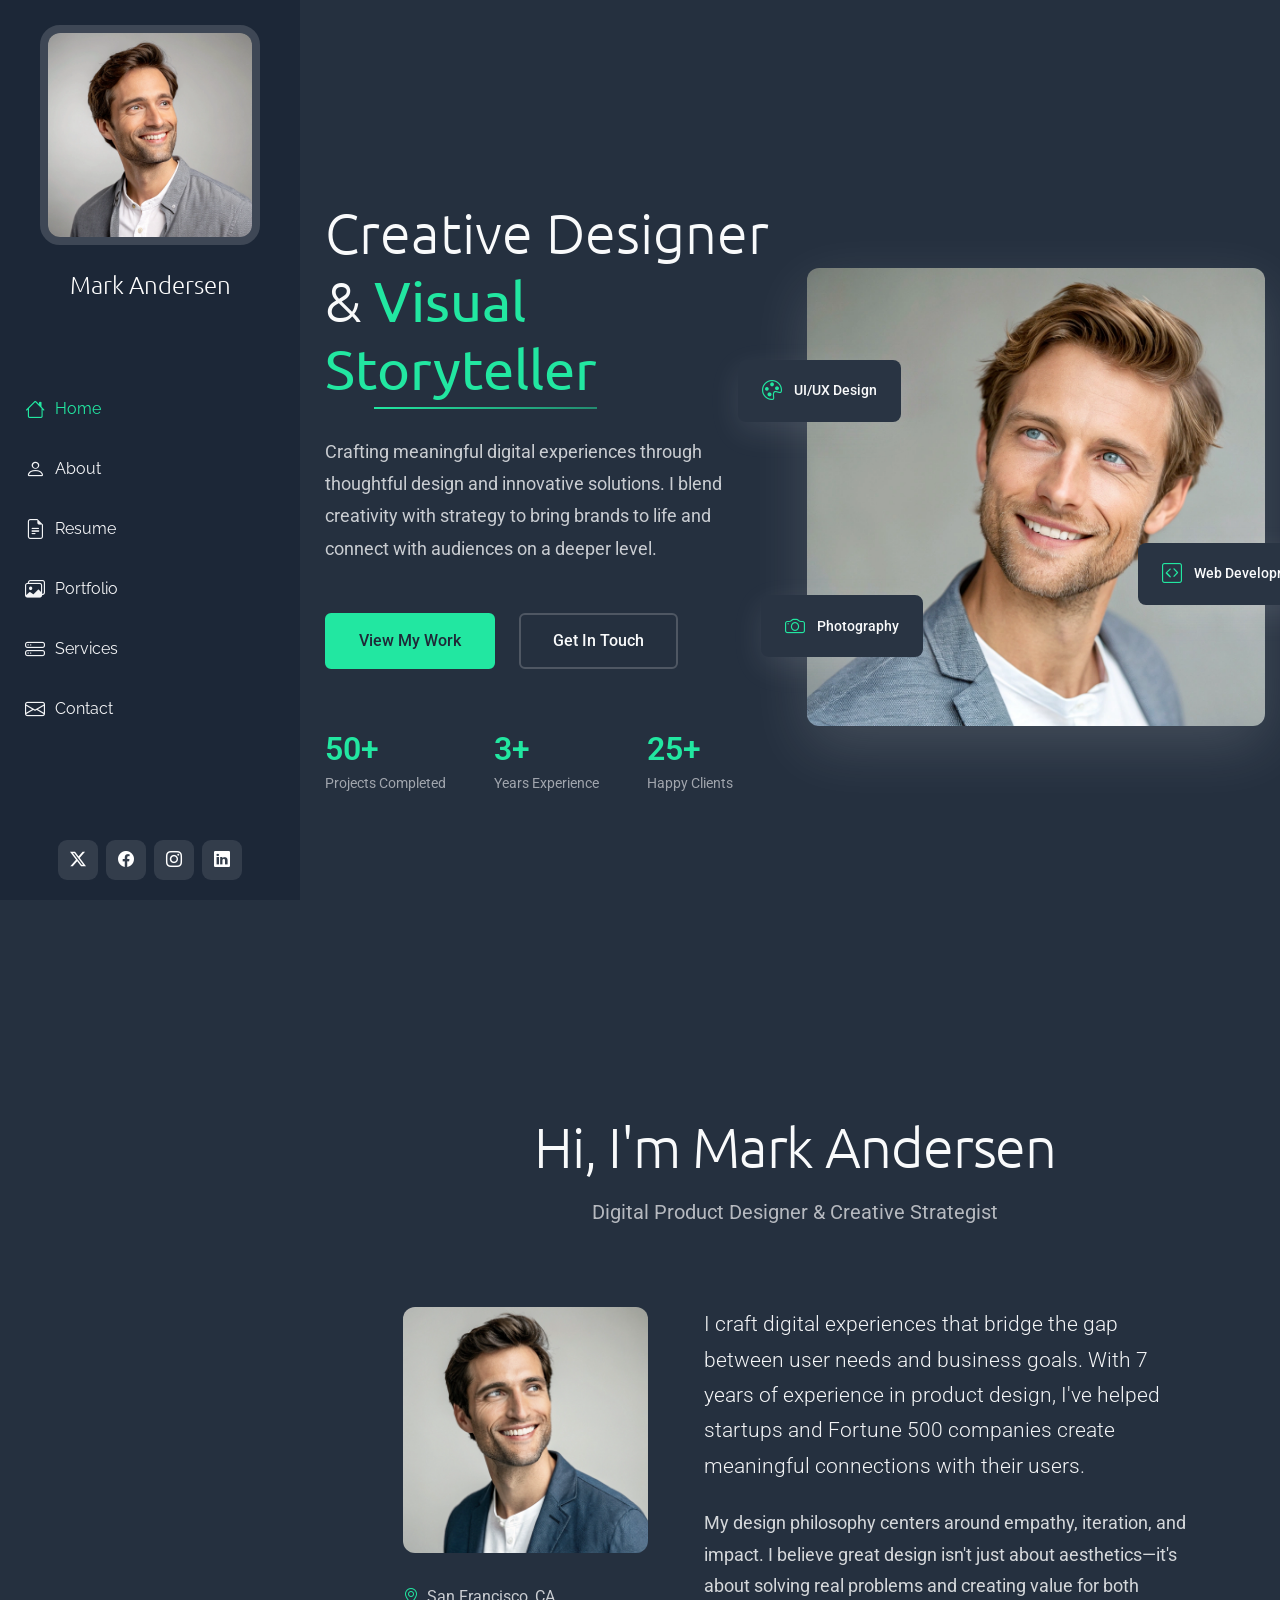
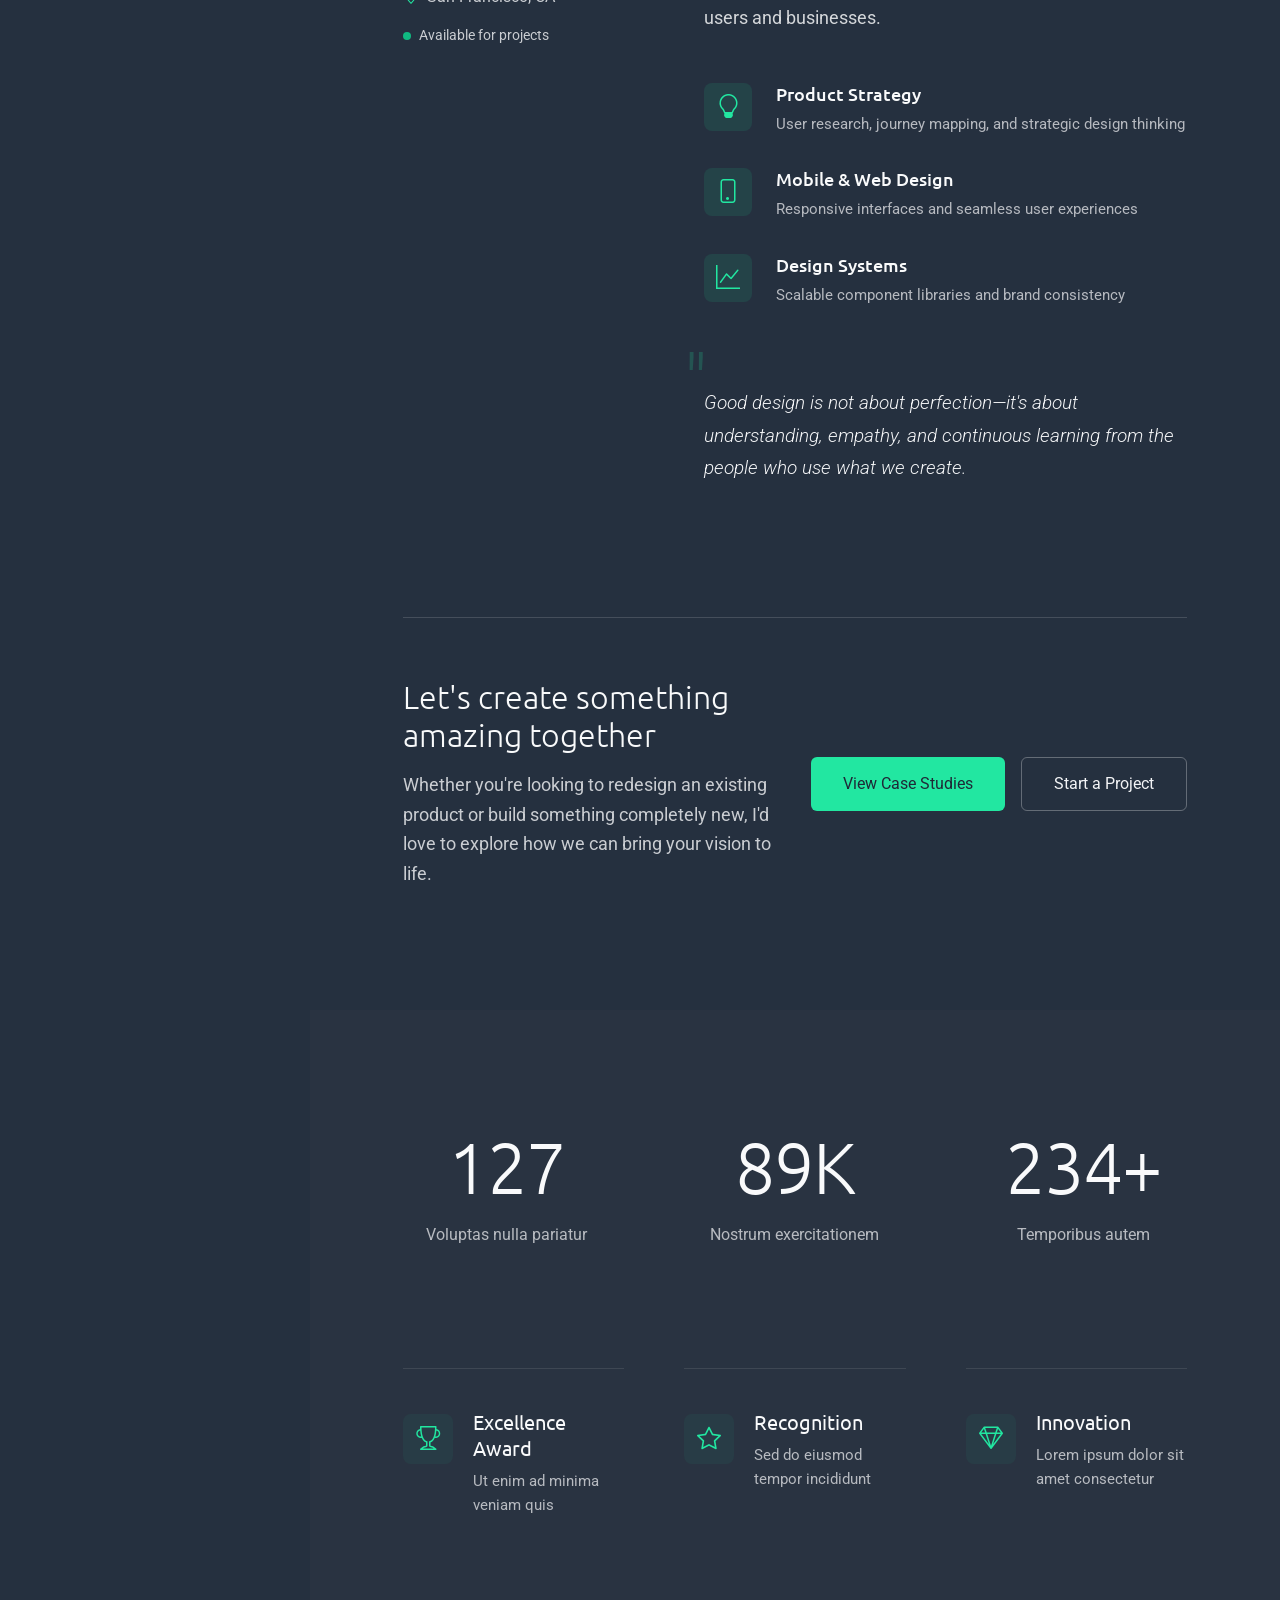
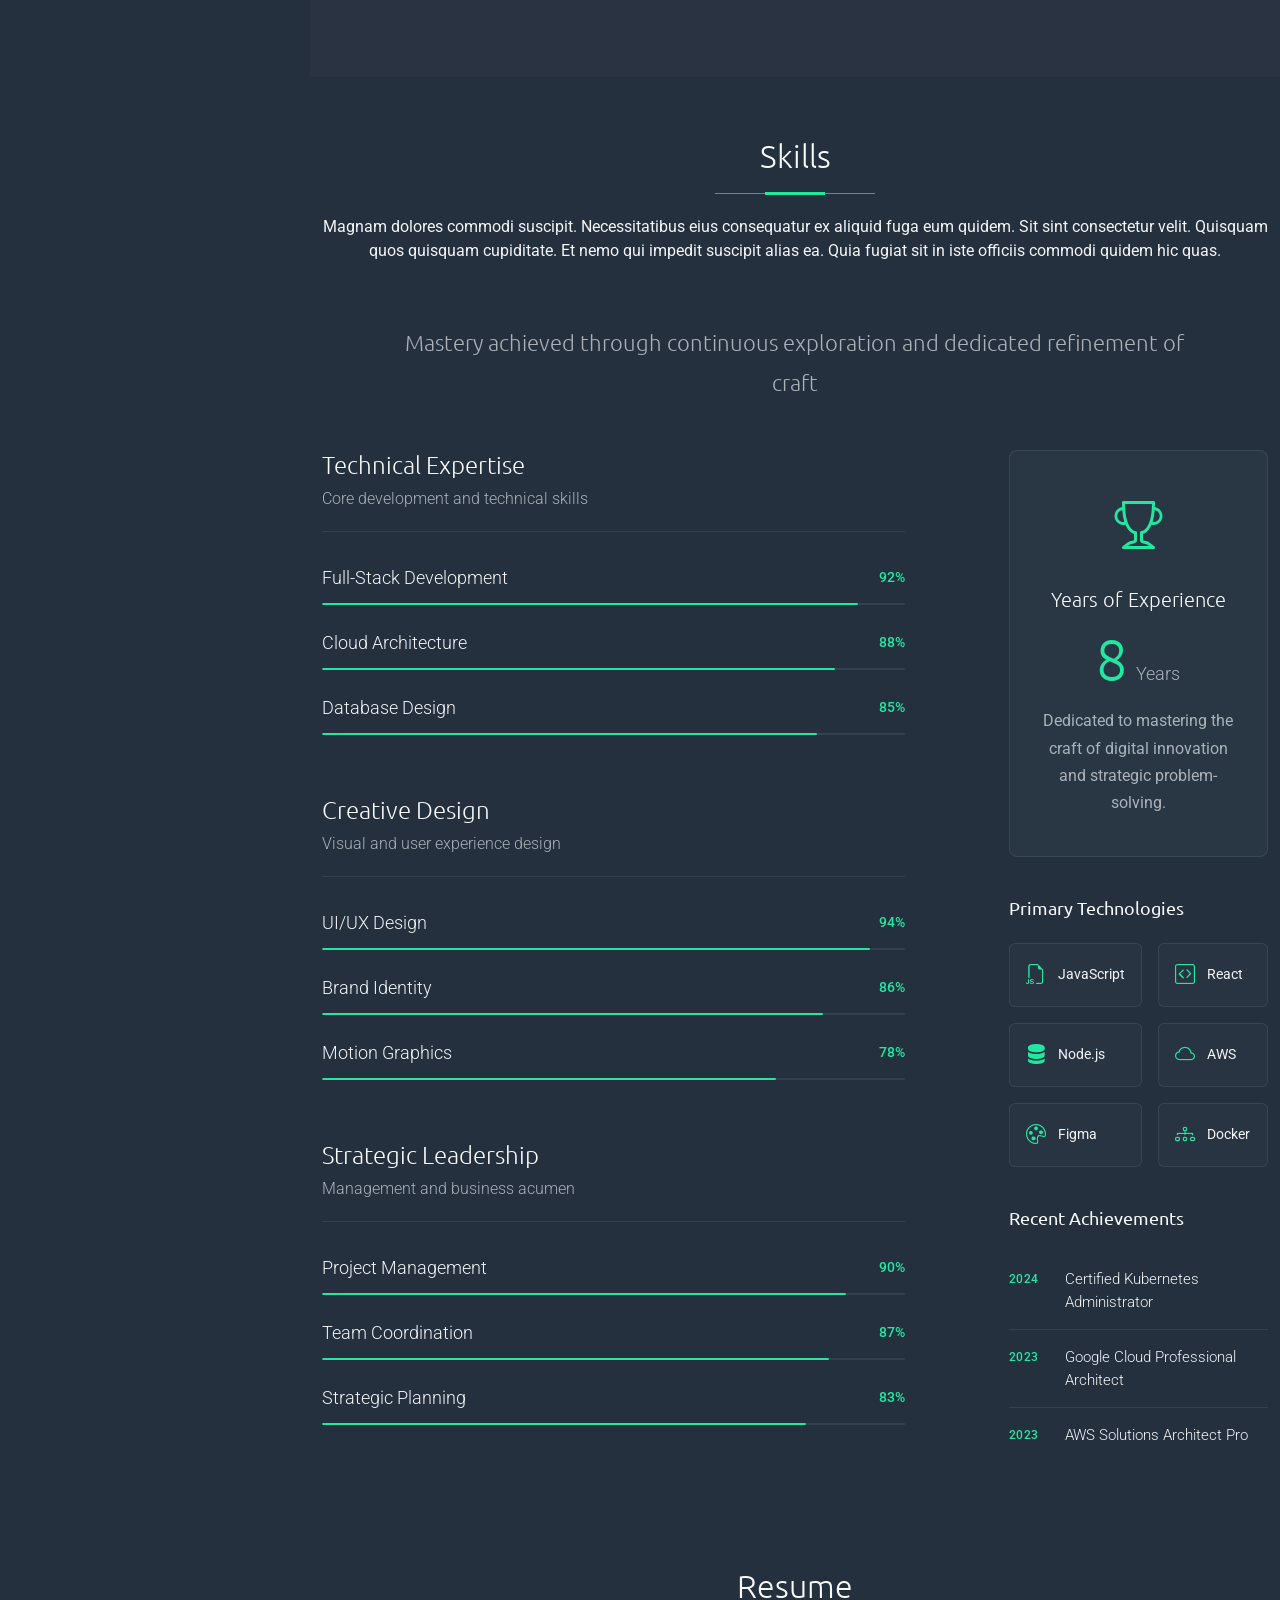
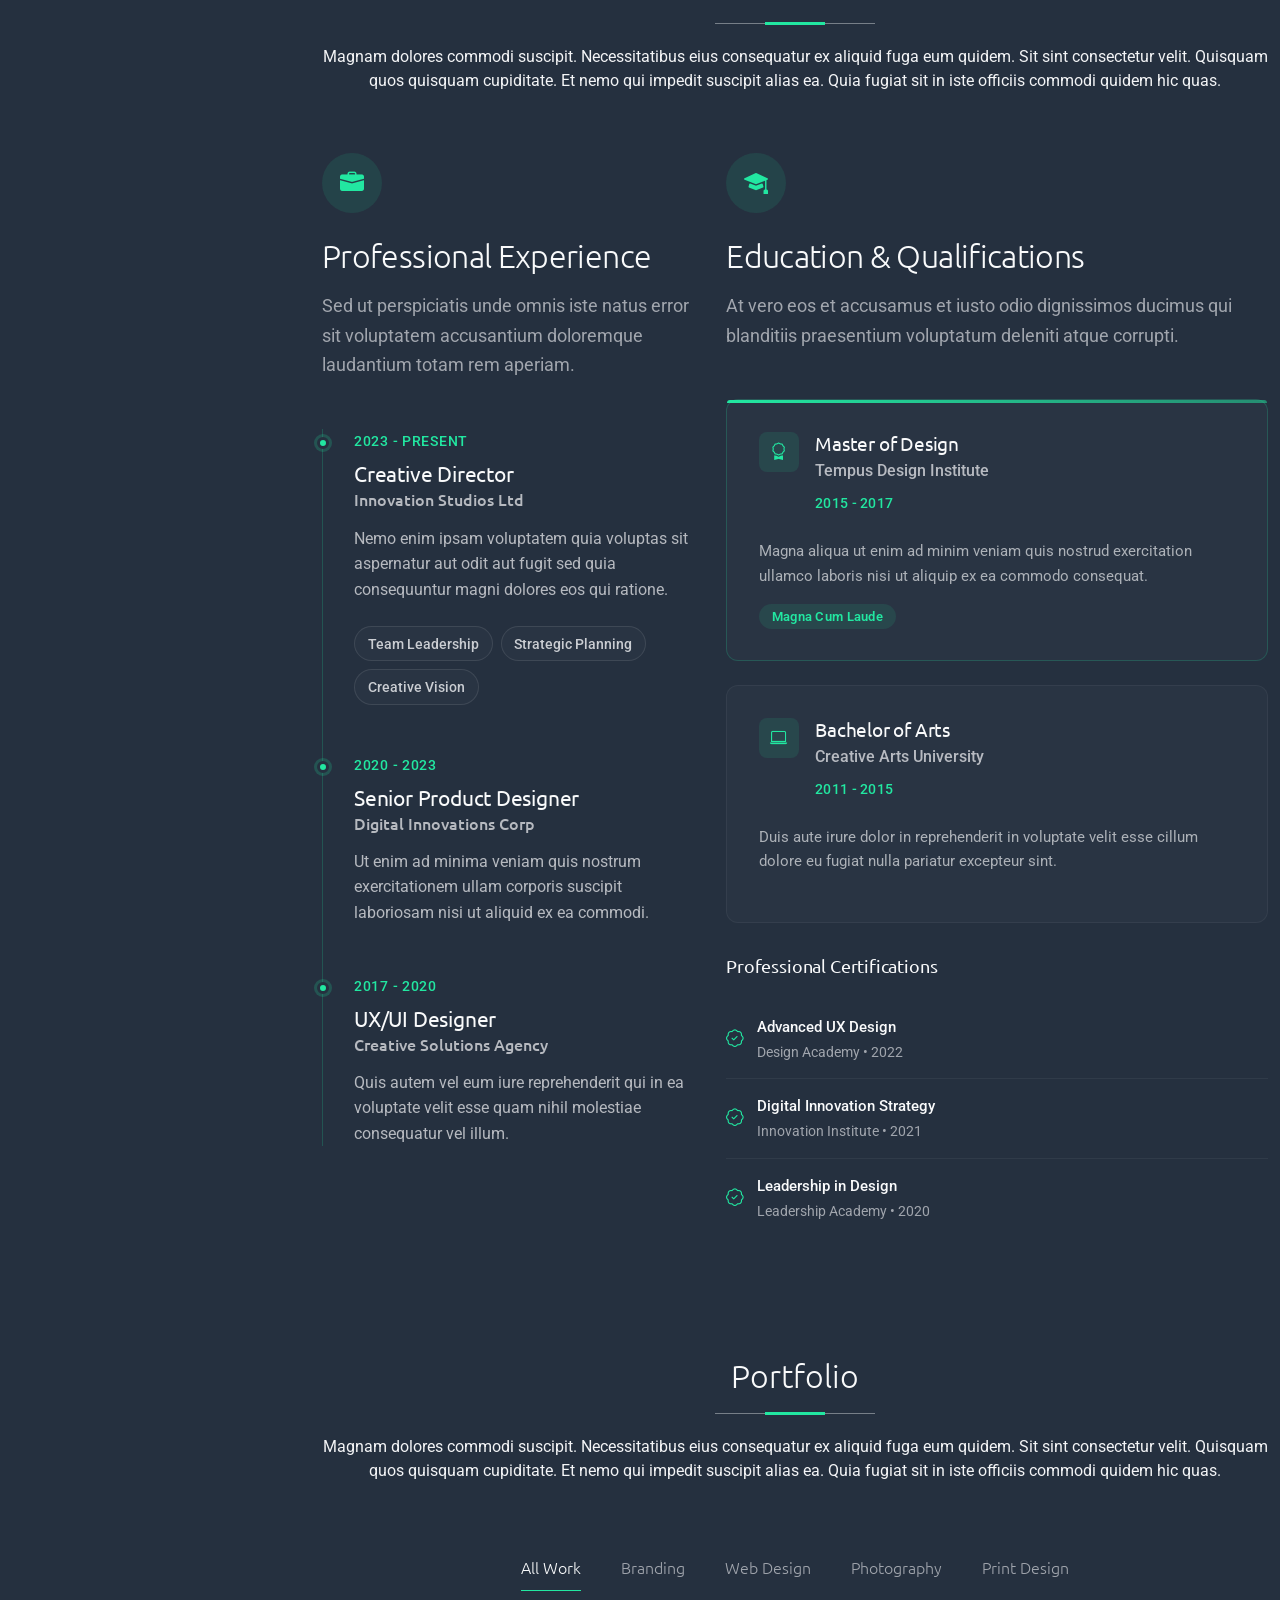
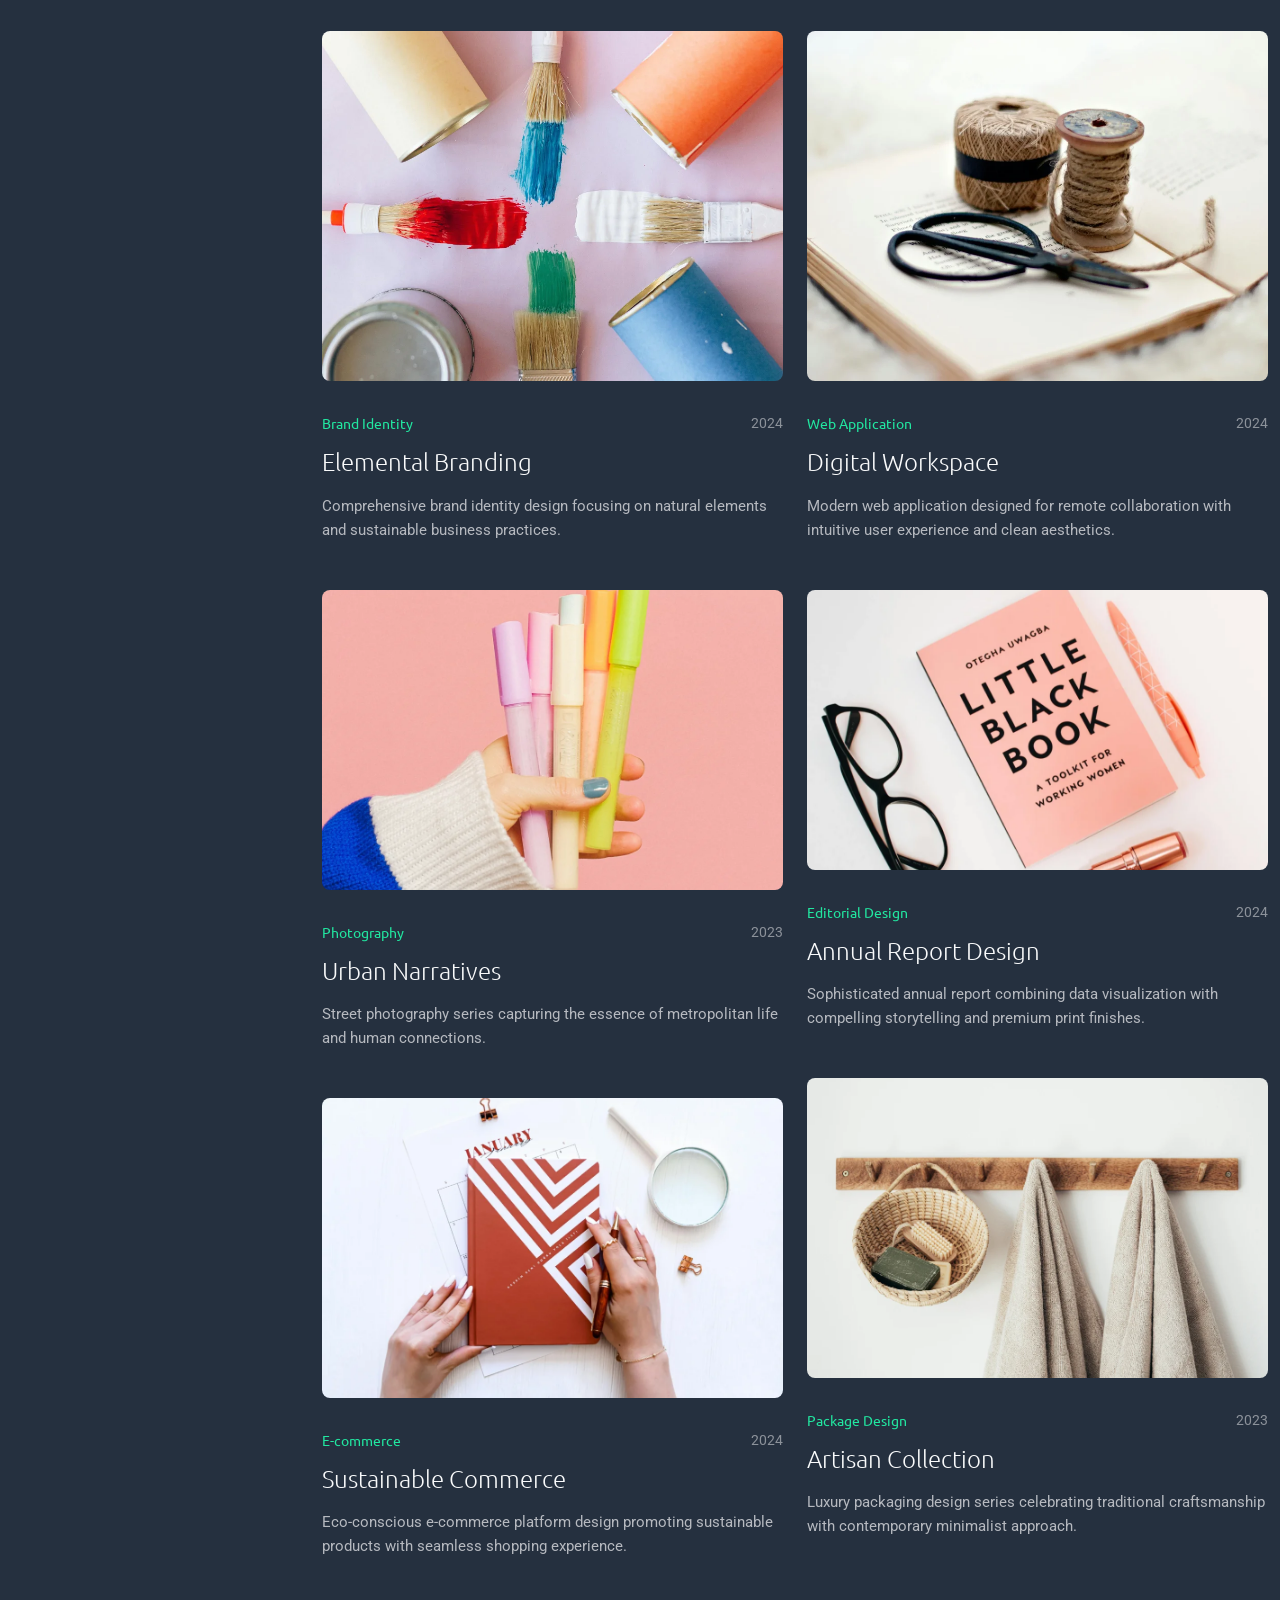
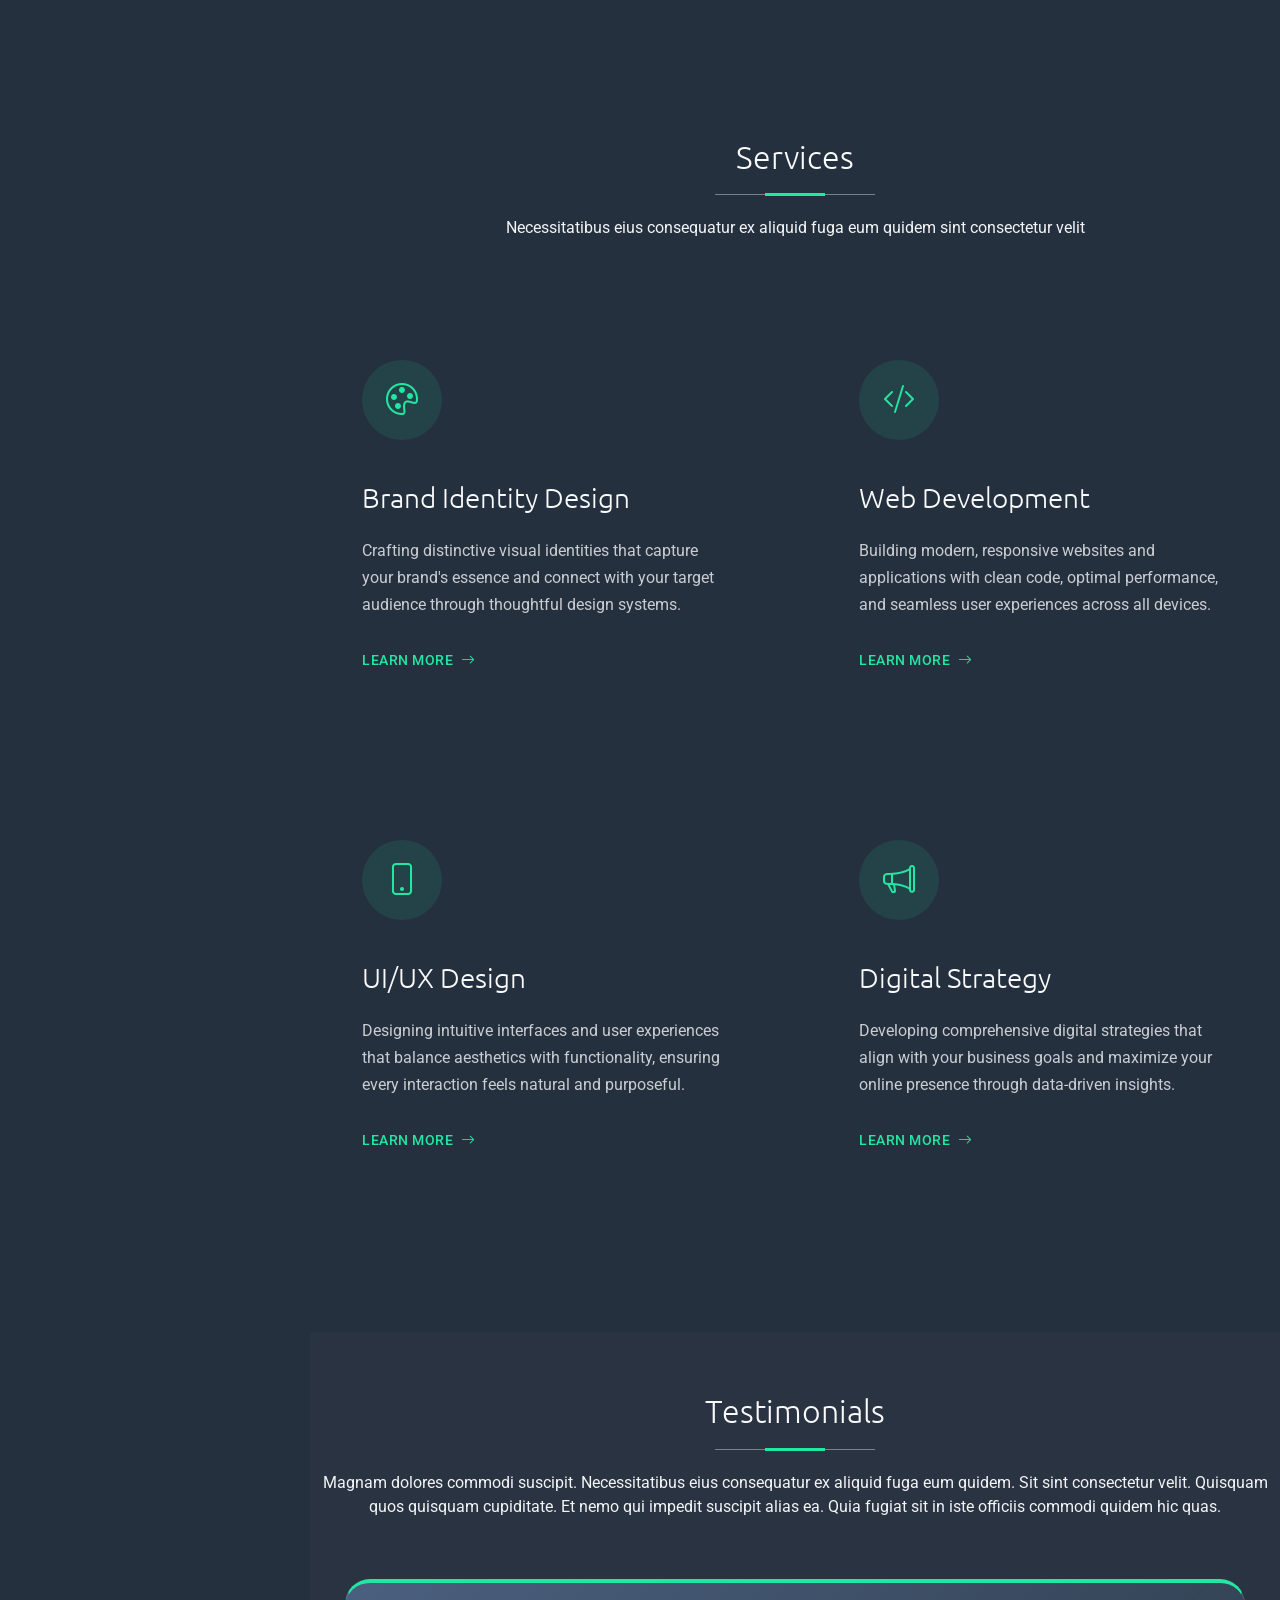
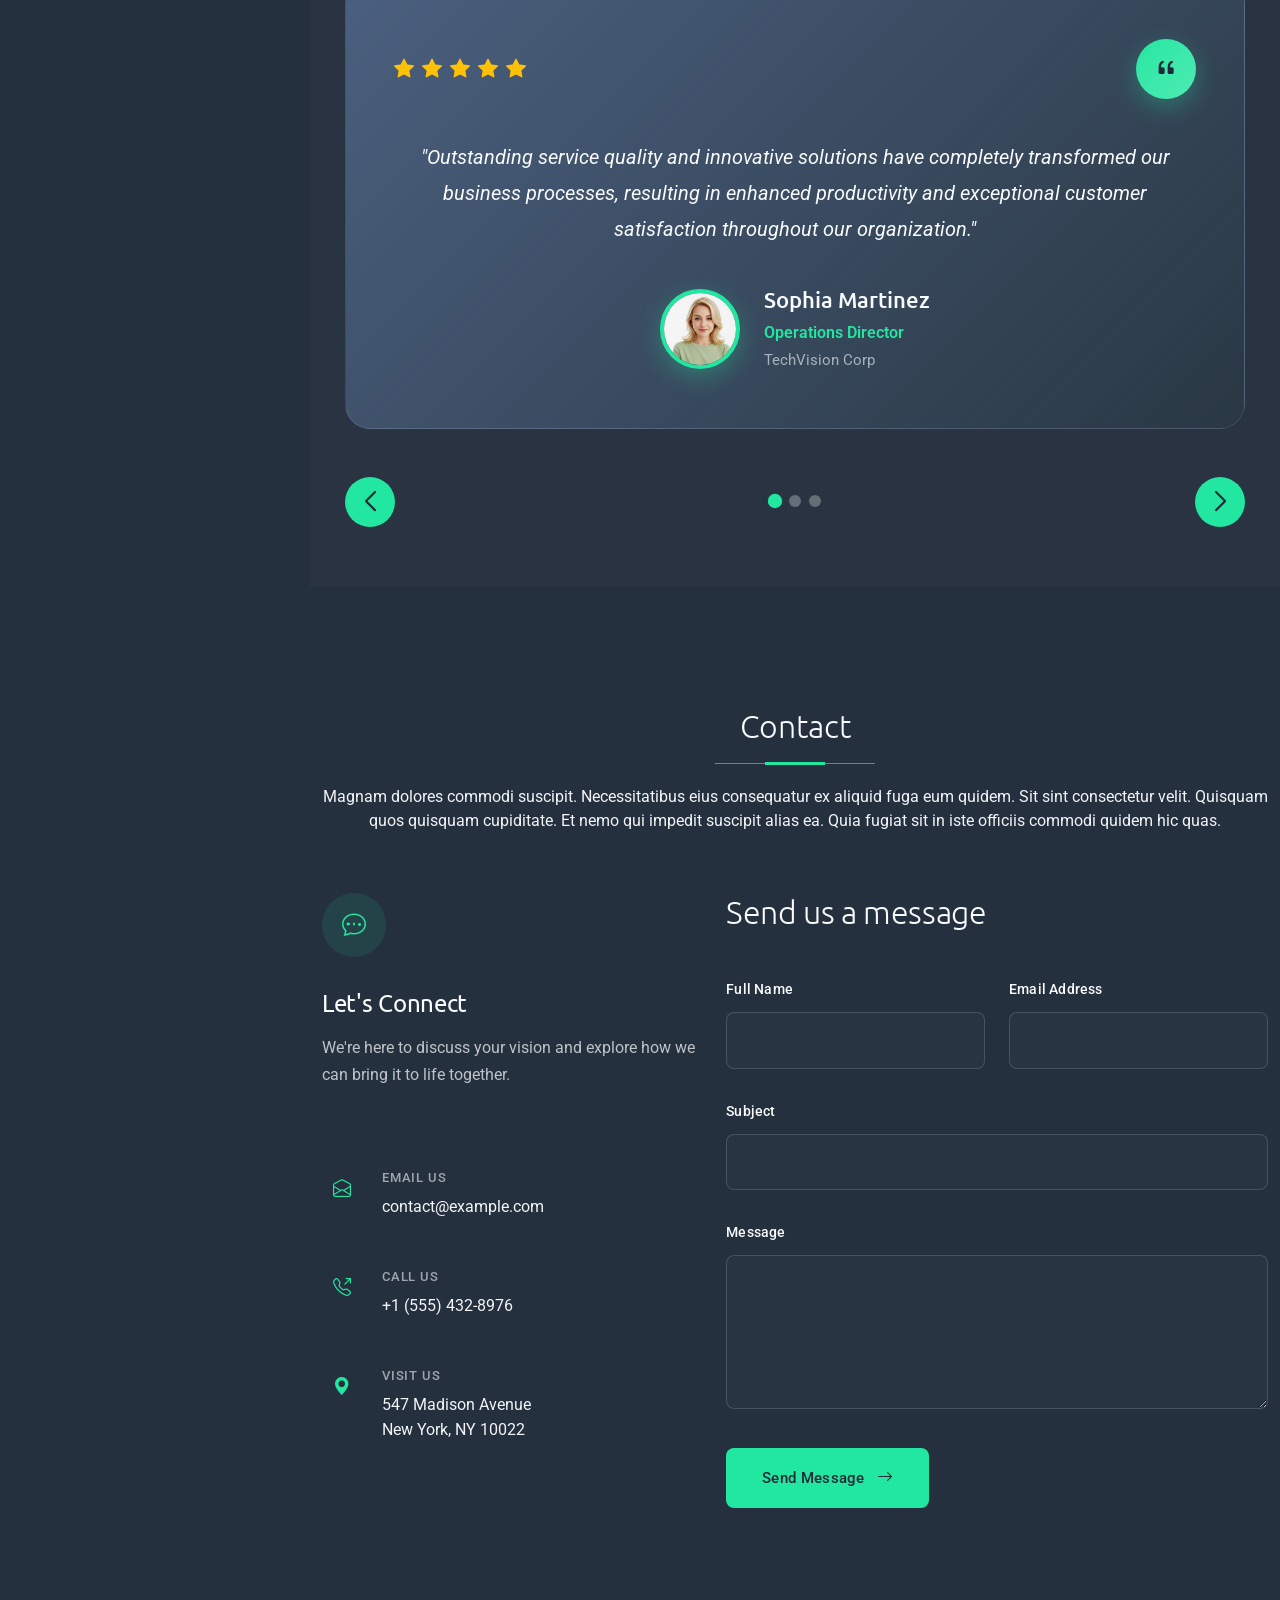
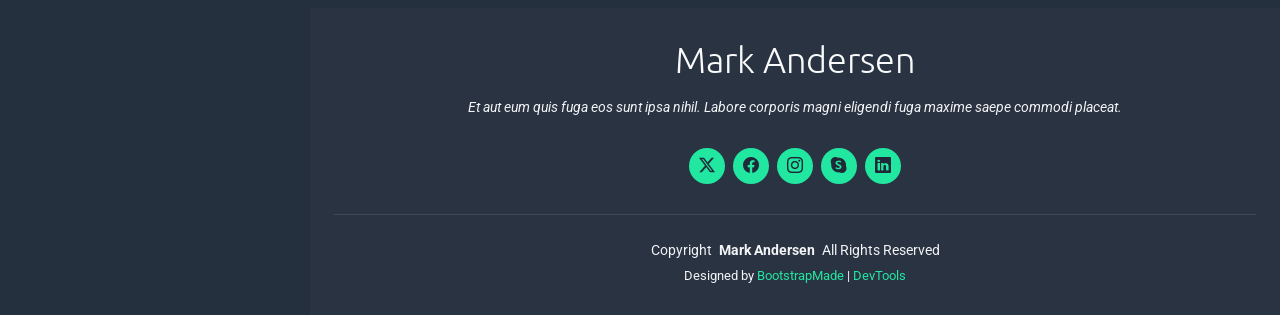
<file: Realtor Portfolio/index.html>
<!DOCTYPE html>
<html lang="en">

<head>
  <meta charset="utf-8">
  <meta content="width=device-width, initial-scale=1.0" name="viewport">
  <title>Index - MyPage Bootstrap Template</title>
  <meta name="description" content="">
  <meta name="keywords" content="">

  <!-- Favicons -->
  <link href="assets/img/favicon.png" rel="icon">
  <link href="assets/img/apple-touch-icon.png" rel="apple-touch-icon">

  <!-- Fonts -->
  <link href="https://fonts.googleapis.com" rel="preconnect">
  <link href="https://fonts.gstatic.com" rel="preconnect" crossorigin>
  <link href="https://fonts.googleapis.com/css2?family=Roboto:ital,wght@0,100;0,300;0,400;0,500;0,700;0,900;1,100;1,300;1,400;1,500;1,700;1,900&family=Raleway:ital,wght@0,100;0,200;0,300;0,400;0,500;0,600;0,700;0,800;0,900;1,100;1,200;1,300;1,400;1,500;1,600;1,700;1,800;1,900&family=Ubuntu:ital,wght@0,300;0,400;0,500;0,700;1,300;1,400;1,500;1,700&display=swap" rel="stylesheet">

  <!-- Vendor CSS Files -->
  <link href="assets/vendor/bootstrap/css/bootstrap.min.css" rel="stylesheet">
  <link href="assets/vendor/bootstrap-icons/bootstrap-icons.css" rel="stylesheet">
  <link href="assets/vendor/aos/aos.css" rel="stylesheet">
  <link href="assets/vendor/glightbox/css/glightbox.min.css" rel="stylesheet">
  <link href="assets/vendor/swiper/swiper-bundle.min.css" rel="stylesheet">

  <!-- Main CSS File -->
  <link href="assets/css/main.css" rel="stylesheet">

  <!-- =======================================================
  * Template Name: MyPage
  * Template URL: https://bootstrapmade.com/mypage-bootstrap-personal-template/
  * Updated: Sep 20 2025 with Bootstrap v5.3.8
  * Author: BootstrapMade.com
  * License: https://bootstrapmade.com/license/
  ======================================================== -->
</head>

<body class="index-page">

  <header id="header" class="header dark-background d-flex flex-column justify-content-between">
    <i class="header-toggle d-xl-none bi bi-list"></i>

    <div class="header-top">
      <div class="profile-img">
        <img src="assets/img/profile/profile-square-14.webp" alt="" class="img-fluid">
      </div>

      <a href="index.html" class="logo d-flex align-items-center justify-content-center">
        <!-- Uncomment the line below if you also wish to use an image logo -->
        <!-- <img src="assets/img/logo.webp" alt=""> -->
        <h1 class="sitename">Mark Andersen</h1>
      </a>

    </div>

    <nav id="navmenu" class="navmenu">
      <ul>
        <li><a href="#hero" class="active"><i class="bi bi-house navicon"></i>Home</a></li>
        <li><a href="#about"><i class="bi bi-person navicon"></i> About</a></li>
        <li><a href="#resume"><i class="bi bi-file-earmark-text navicon"></i> Resume</a></li>
        <li><a href="#portfolio"><i class="bi bi-images navicon"></i> Portfolio</a></li>
        <li><a href="#services"><i class="bi bi-hdd-stack navicon"></i> Services</a></li>
        <li><a href="#contact"><i class="bi bi-envelope navicon"></i> Contact</a></li>
      </ul>
    </nav>

    <div class="social-links text-center">
      <a href="#" class="twitter"><i class="bi bi-twitter-x"></i></a>
      <a href="#" class="facebook"><i class="bi bi-facebook"></i></a>
      <a href="#" class="instagram"><i class="bi bi-instagram"></i></a>
      <a href="#" class="linkedin"><i class="bi bi-linkedin"></i></a>
    </div>
  </header>

  <main class="main">

    <!-- Hero Section -->
    <section id="hero" class="hero section">

      <div class="container" data-aos="fade-up" data-aos-delay="100">

        <div class="row align-items-center">
          <div class="col-lg-6 order-2 order-lg-1">
            <div class="hero-content">
              <h1 data-aos="fade-up" data-aos-delay="200">
                Creative Designer &amp;
                <span class="accent-text">Visual Storyteller</span>
              </h1>
              <p class="hero-description" data-aos="fade-up" data-aos-delay="300">
                Crafting meaningful digital experiences through thoughtful design and innovative solutions. I blend creativity with strategy to bring brands to life and connect with audiences on a deeper level.
              </p>
              <div class="hero-actions" data-aos="fade-up" data-aos-delay="400">
                <a href="#portfolio" class="btn-primary">View My Work</a>
                <a href="#contact" class="btn-secondary">Get In Touch</a>
              </div>
              <div class="hero-stats" data-aos="fade-up" data-aos-delay="500">
                <div class="stat-item">
                  <span class="stat-number">50+</span>
                  <span class="stat-label">Projects Completed</span>
                </div>
                <div class="stat-item">
                  <span class="stat-number">3+</span>
                  <span class="stat-label">Years Experience</span>
                </div>
                <div class="stat-item">
                  <span class="stat-number">25+</span>
                  <span class="stat-label">Happy Clients</span>
                </div>
              </div>
            </div>
          </div>

          <div class="col-lg-6 order-1 order-lg-2">
            <div class="hero-image" data-aos="fade-up" data-aos-delay="300">
              <div class="image-wrapper">
                <img src="assets/img/profile/profile-square-13.webp" alt="Creative Designer Portfolio" class="img-fluid main-image">
                <div class="floating-card card-1" data-aos="fade-up" data-aos-delay="600">
                  <i class="bi bi-palette"></i>
                  <span>UI/UX Design</span>
                </div>
                <div class="floating-card card-2" data-aos="fade-up" data-aos-delay="700">
                  <i class="bi bi-code-square"></i>
                  <span>Web Development</span>
                </div>
                <div class="floating-card card-3" data-aos="fade-up" data-aos-delay="800">
                  <i class="bi bi-camera"></i>
                  <span>Photography</span>
                </div>
              </div>
            </div>
          </div>
        </div>

      </div>

    </section><!-- /Hero Section -->

    <!-- About Section -->
    <section id="about" class="about section">

      <div class="container" data-aos="fade-up" data-aos-delay="100">

        <div class="row justify-content-center">
          <div class="col-lg-10">

            <div class="intro-header text-center" data-aos="fade-up" data-aos-delay="150">
              <h1>Hi, I'm Mark Andersen</h1>
              <p class="subtitle">Digital Product Designer &amp; Creative Strategist</p>
            </div>

            <div class="main-content-wrapper">
              <div class="row align-items-start">

                <div class="col-lg-4" data-aos="fade-right" data-aos-delay="200">
                  <div class="profile-section">
                    <div class="profile-image-container">
                      <img src="assets/img/profile/profile-square-15.webp" class="img-fluid" alt="Sarah Chen">
                    </div>
                    <div class="profile-meta">
                      <div class="location">
                        <i class="bi bi-geo-alt"></i>
                        <span>San Francisco, CA</span>
                      </div>
                      <div class="status">
                        <div class="status-indicator"></div>
                        <span>Available for projects</span>
                      </div>
                    </div>
                  </div>
                </div>

                <div class="col-lg-8" data-aos="fade-left" data-aos-delay="250">
                  <div class="content-area">

                    <div class="story-block">
                      <p class="lead-text">I craft digital experiences that bridge the gap between user needs and business goals. With 7 years of experience in product design, I've helped startups and Fortune 500 companies create meaningful connections with their users.</p>

                      <p>My design philosophy centers around empathy, iteration, and impact. I believe great design isn't just about aesthetics—it's about solving real problems and creating value for both users and businesses.</p>
                    </div>

                    <div class="expertise-grid">
                      <div class="expertise-item" data-aos="zoom-in" data-aos-delay="300">
                        <div class="expertise-icon">
                          <i class="bi bi-lightbulb"></i>
                        </div>
                        <div class="expertise-content">
                          <h4>Product Strategy</h4>
                          <p>User research, journey mapping, and strategic design thinking</p>
                        </div>
                      </div>

                      <div class="expertise-item" data-aos="zoom-in" data-aos-delay="350">
                        <div class="expertise-icon">
                          <i class="bi bi-phone"></i>
                        </div>
                        <div class="expertise-content">
                          <h4>Mobile &amp; Web Design</h4>
                          <p>Responsive interfaces and seamless user experiences</p>
                        </div>
                      </div>

                      <div class="expertise-item" data-aos="zoom-in" data-aos-delay="400">
                        <div class="expertise-icon">
                          <i class="bi bi-graph-up"></i>
                        </div>
                        <div class="expertise-content">
                          <h4>Design Systems</h4>
                          <p>Scalable component libraries and brand consistency</p>
                        </div>
                      </div>
                    </div>

                    <div class="philosophy-quote" data-aos="fade-up" data-aos-delay="450">
                      <div class="quote-mark">"</div>
                      <p>Good design is not about perfection—it's about understanding, empathy, and continuous learning from the people who use what we create.</p>
                    </div>

                  </div>
                </div>

              </div>
            </div>

            <div class="bottom-section" data-aos="fade-up" data-aos-delay="500">
              <div class="row align-items-center">
                <div class="col-lg-6">
                  <div class="collaboration-text">
                    <h3>Let's create something amazing together</h3>
                    <p>Whether you're looking to redesign an existing product or build something completely new, I'd love to explore how we can bring your vision to life.</p>
                  </div>
                </div>
                <div class="col-lg-6">
                  <div class="action-buttons">
                    <a href="#portfolio" class="btn-custom primary">View Case Studies</a>
                    <a href="#contact" class="btn-custom secondary">Start a Project</a>
                  </div>
                </div>
              </div>
            </div>

          </div>
        </div>

      </div>

    </section><!-- /About Section -->

    <!-- Stats Section -->
    <section id="stats" class="stats section light-background">

      <div class="container" data-aos="fade-up" data-aos-delay="100">

        <div class="row justify-content-center">
          <div class="col-lg-10">

            <div class="stats-grid">
              <div class="stat-item" data-aos="fade-up" data-aos-delay="200">
                <div class="stat-number">
                  <span data-purecounter-start="0" data-purecounter-end="127" data-purecounter-duration="1" class="purecounter"></span>
                </div>
                <p class="stat-label">Voluptas nulla pariatur</p>
              </div>

              <div class="stat-item" data-aos="fade-up" data-aos-delay="300">
                <div class="stat-number">
                  <span data-purecounter-start="0" data-purecounter-end="89" data-purecounter-duration="1" class="purecounter"></span>K
                </div>
                <p class="stat-label">Nostrum exercitationem</p>
              </div>

              <div class="stat-item" data-aos="fade-up" data-aos-delay="400">
                <div class="stat-number">
                  <span data-purecounter-start="0" data-purecounter-end="234" data-purecounter-duration="1" class="purecounter"></span>+
                </div>
                <p class="stat-label">Temporibus autem</p>
              </div>
            </div>

            <div class="achievements-row" data-aos="fade-up" data-aos-delay="500">
              <div class="achievement">
                <div class="achievement-icon">
                  <i class="bi bi-trophy"></i>
                </div>
                <div class="achievement-content">
                  <h4>Excellence Award</h4>
                  <p>Ut enim ad minima veniam quis</p>
                </div>
              </div>

              <div class="achievement">
                <div class="achievement-icon">
                  <i class="bi bi-star"></i>
                </div>
                <div class="achievement-content">
                  <h4>Recognition</h4>
                  <p>Sed do eiusmod tempor incididunt</p>
                </div>
              </div>

              <div class="achievement">
                <div class="achievement-icon">
                  <i class="bi bi-gem"></i>
                </div>
                <div class="achievement-content">
                  <h4>Innovation</h4>
                  <p>Lorem ipsum dolor sit amet consectetur</p>
                </div>
              </div>
            </div>

          </div>
        </div>

      </div>

    </section><!-- /Stats Section -->

    <!-- Skills Section -->
    <section id="skills" class="skills section">

      <!-- Section Title -->
      <div class="container section-title" data-aos="fade-up">
        <h2>Skills</h2>
        <p>Magnam dolores commodi suscipit. Necessitatibus eius consequatur ex aliquid fuga eum quidem. Sit sint consectetur velit. Quisquam quos quisquam cupiditate. Et nemo qui impedit suscipit alias ea. Quia fugiat sit in iste officiis commodi quidem hic quas.</p>
      </div><!-- End Section Title -->

      <div class="container" data-aos="fade-up" data-aos-delay="100">

        <div class="row justify-content-center">
          <div class="col-lg-10">
            <div class="intro-content text-center mb-5" data-aos="fade-up" data-aos-delay="150">
              <p class="lead-text">Mastery achieved through continuous exploration and dedicated refinement of craft</p>
            </div>
          </div>
        </div>

        <div class="row">
          <div class="col-lg-8">
            <div class="skills-container">

              <div class="skill-category skills-animation" data-aos="fade-up" data-aos-delay="200">
                <div class="category-header">
                  <h3 class="category-title">Technical Expertise</h3>
                  <p class="category-subtitle">Core development and technical skills</p>
                </div>
                <div class="skills-list">
                  <div class="skill-row">
                    <div class="skill-info">
                      <span class="skill-name">Full-Stack Development</span>
                      <span class="skill-percentage">92%</span>
                    </div>
                    <div class="progress">
                      <div class="progress-bar" role="progressbar" aria-valuenow="92" aria-valuemin="0" aria-valuemax="100"></div>
                    </div>
                  </div>
                  <div class="skill-row">
                    <div class="skill-info">
                      <span class="skill-name">Cloud Architecture</span>
                      <span class="skill-percentage">88%</span>
                    </div>
                    <div class="progress">
                      <div class="progress-bar" role="progressbar" aria-valuenow="88" aria-valuemin="0" aria-valuemax="100"></div>
                    </div>
                  </div>
                  <div class="skill-row">
                    <div class="skill-info">
                      <span class="skill-name">Database Design</span>
                      <span class="skill-percentage">85%</span>
                    </div>
                    <div class="progress">
                      <div class="progress-bar" role="progressbar" aria-valuenow="85" aria-valuemin="0" aria-valuemax="100"></div>
                    </div>
                  </div>
                </div>
              </div>

              <div class="skill-category skills-animation" data-aos="fade-up" data-aos-delay="250">
                <div class="category-header">
                  <h3 class="category-title">Creative Design</h3>
                  <p class="category-subtitle">Visual and user experience design</p>
                </div>
                <div class="skills-list">
                  <div class="skill-row">
                    <div class="skill-info">
                      <span class="skill-name">UI/UX Design</span>
                      <span class="skill-percentage">94%</span>
                    </div>
                    <div class="progress">
                      <div class="progress-bar" role="progressbar" aria-valuenow="94" aria-valuemin="0" aria-valuemax="100"></div>
                    </div>
                  </div>
                  <div class="skill-row">
                    <div class="skill-info">
                      <span class="skill-name">Brand Identity</span>
                      <span class="skill-percentage">86%</span>
                    </div>
                    <div class="progress">
                      <div class="progress-bar" role="progressbar" aria-valuenow="86" aria-valuemin="0" aria-valuemax="100"></div>
                    </div>
                  </div>
                  <div class="skill-row">
                    <div class="skill-info">
                      <span class="skill-name">Motion Graphics</span>
                      <span class="skill-percentage">78%</span>
                    </div>
                    <div class="progress">
                      <div class="progress-bar" role="progressbar" aria-valuenow="78" aria-valuemin="0" aria-valuemax="100"></div>
                    </div>
                  </div>
                </div>
              </div>

              <div class="skill-category skills-animation" data-aos="fade-up" data-aos-delay="300">
                <div class="category-header">
                  <h3 class="category-title">Strategic Leadership</h3>
                  <p class="category-subtitle">Management and business acumen</p>
                </div>
                <div class="skills-list">
                  <div class="skill-row">
                    <div class="skill-info">
                      <span class="skill-name">Project Management</span>
                      <span class="skill-percentage">90%</span>
                    </div>
                    <div class="progress">
                      <div class="progress-bar" role="progressbar" aria-valuenow="90" aria-valuemin="0" aria-valuemax="100"></div>
                    </div>
                  </div>
                  <div class="skill-row">
                    <div class="skill-info">
                      <span class="skill-name">Team Coordination</span>
                      <span class="skill-percentage">87%</span>
                    </div>
                    <div class="progress">
                      <div class="progress-bar" role="progressbar" aria-valuenow="87" aria-valuemin="0" aria-valuemax="100"></div>
                    </div>
                  </div>
                  <div class="skill-row">
                    <div class="skill-info">
                      <span class="skill-name">Strategic Planning</span>
                      <span class="skill-percentage">83%</span>
                    </div>
                    <div class="progress">
                      <div class="progress-bar" role="progressbar" aria-valuenow="83" aria-valuemin="0" aria-valuemax="100"></div>
                    </div>
                  </div>
                </div>
              </div>

            </div>
          </div>

          <div class="col-lg-4">
            <div class="skills-sidebar">

              <div class="expertise-highlight" data-aos="fade-up" data-aos-delay="350">
                <div class="highlight-icon">
                  <i class="bi bi-trophy"></i>
                </div>
                <h4 class="highlight-title">Years of Experience</h4>
                <div class="experience-number">
                  <span data-purecounter-start="0" data-purecounter-end="8" data-purecounter-duration="1" class="purecounter"></span>
                  <span class="experience-label">Years</span>
                </div>
                <p class="highlight-description">Dedicated to mastering the craft of digital innovation and strategic problem-solving.</p>
              </div>

              <div class="technologies-section" data-aos="fade-up" data-aos-delay="400">
                <h5 class="tech-title">Primary Technologies</h5>
                <div class="tech-stack">
                  <div class="tech-item">
                    <i class="bi bi-filetype-js"></i>
                    <span>JavaScript</span>
                  </div>
                  <div class="tech-item">
                    <i class="bi bi-code-square"></i>
                    <span>React</span>
                  </div>
                  <div class="tech-item">
                    <i class="bi bi-server"></i>
                    <span>Node.js</span>
                  </div>
                  <div class="tech-item">
                    <i class="bi bi-cloud"></i>
                    <span>AWS</span>
                  </div>
                  <div class="tech-item">
                    <i class="bi bi-palette"></i>
                    <span>Figma</span>
                  </div>
                  <div class="tech-item">
                    <i class="bi bi-diagram-3"></i>
                    <span>Docker</span>
                  </div>
                </div>
              </div>

              <div class="achievements-section" data-aos="fade-up" data-aos-delay="450">
                <h5 class="achievements-title">Recent Achievements</h5>
                <div class="achievement-list">
                  <div class="achievement-item">
                    <div class="achievement-date">2024</div>
                    <div class="achievement-text">Certified Kubernetes Administrator</div>
                  </div>
                  <div class="achievement-item">
                    <div class="achievement-date">2023</div>
                    <div class="achievement-text">Google Cloud Professional Architect</div>
                  </div>
                  <div class="achievement-item">
                    <div class="achievement-date">2023</div>
                    <div class="achievement-text">AWS Solutions Architect Pro</div>
                  </div>
                </div>
              </div>

            </div>
          </div>
        </div>

      </div>

    </section><!-- /Skills Section -->

    <!-- Resume Section -->
    <section id="resume" class="resume section">

      <!-- Section Title -->
      <div class="container section-title" data-aos="fade-up">
        <h2>Resume</h2>
        <p>Magnam dolores commodi suscipit. Necessitatibus eius consequatur ex aliquid fuga eum quidem. Sit sint consectetur velit. Quisquam quos quisquam cupiditate. Et nemo qui impedit suscipit alias ea. Quia fugiat sit in iste officiis commodi quidem hic quas.</p>
      </div><!-- End Section Title -->

      <div class="container" data-aos="fade-up" data-aos-delay="100">

        <div class="row align-items-start">
          <div class="col-lg-5" data-aos="fade-right" data-aos-delay="200">
            <div class="professional-journey">
              <div class="section-intro">
                <div class="icon-wrapper">
                  <i class="bi bi-briefcase-fill"></i>
                </div>
                <h2>Professional Experience</h2>
                <p>Sed ut perspiciatis unde omnis iste natus error sit voluptatem accusantium doloremque laudantium totam rem aperiam.</p>
              </div>

              <div class="experience-timeline">
                <div class="timeline-item" data-aos="fade-up" data-aos-delay="300">
                  <div class="timeline-dot"></div>
                  <div class="timeline-content">
                    <div class="position-meta">
                      <span class="timeline-year">2023 - Present</span>
                    </div>
                    <h3>Creative Director</h3>
                    <h4>Innovation Studios Ltd</h4>
                    <p>Nemo enim ipsam voluptatem quia voluptas sit aspernatur aut odit aut fugit sed quia consequuntur magni dolores eos qui ratione.</p>
                    <div class="key-achievements">
                      <span class="achievement-tag">Team Leadership</span>
                      <span class="achievement-tag">Strategic Planning</span>
                      <span class="achievement-tag">Creative Vision</span>
                    </div>
                  </div>
                </div>

                <div class="timeline-item" data-aos="fade-up" data-aos-delay="350">
                  <div class="timeline-dot"></div>
                  <div class="timeline-content">
                    <div class="position-meta">
                      <span class="timeline-year">2020 - 2023</span>
                    </div>
                    <h3>Senior Product Designer</h3>
                    <h4>Digital Innovations Corp</h4>
                    <p>Ut enim ad minima veniam quis nostrum exercitationem ullam corporis suscipit laboriosam nisi ut aliquid ex ea commodi.</p>
                  </div>
                </div>

                <div class="timeline-item" data-aos="fade-up" data-aos-delay="400">
                  <div class="timeline-dot"></div>
                  <div class="timeline-content">
                    <div class="position-meta">
                      <span class="timeline-year">2017 - 2020</span>
                    </div>
                    <h3>UX/UI Designer</h3>
                    <h4>Creative Solutions Agency</h4>
                    <p>Quis autem vel eum iure reprehenderit qui in ea voluptate velit esse quam nihil molestiae consequatur vel illum.</p>
                  </div>
                </div>
              </div>
            </div>
          </div>

          <div class="col-lg-7" data-aos="fade-left" data-aos-delay="200">
            <div class="education-skills">
              <div class="section-intro">
                <div class="icon-wrapper">
                  <i class="bi bi-mortarboard-fill"></i>
                </div>
                <h2>Education &amp; Qualifications</h2>
                <p>At vero eos et accusamus et iusto odio dignissimos ducimus qui blanditiis praesentium voluptatum deleniti atque corrupti.</p>
              </div>

              <div class="education-grid">
                <div class="education-card primary" data-aos="zoom-in" data-aos-delay="300">
                  <div class="education-header">
                    <div class="degree-icon">
                      <i class="bi bi-award"></i>
                    </div>
                    <div class="degree-info">
                      <h3>Master of Design</h3>
                      <p class="institution">Tempus Design Institute</p>
                      <span class="graduation-year">2015 - 2017</span>
                    </div>
                  </div>
                  <div class="education-details">
                    <p>Magna aliqua ut enim ad minim veniam quis nostrud exercitation ullamco laboris nisi ut aliquip ex ea commodo consequat.</p>
                    <div class="honors">
                      <span class="honor-badge">Magna Cum Laude</span>
                    </div>
                  </div>
                </div>

                <div class="education-card" data-aos="zoom-in" data-aos-delay="350">
                  <div class="education-header">
                    <div class="degree-icon">
                      <i class="bi bi-laptop"></i>
                    </div>
                    <div class="degree-info">
                      <h3>Bachelor of Arts</h3>
                      <p class="institution">Creative Arts University</p>
                      <span class="graduation-year">2011 - 2015</span>
                    </div>
                  </div>
                  <div class="education-details">
                    <p>Duis aute irure dolor in reprehenderit in voluptate velit esse cillum dolore eu fugiat nulla pariatur excepteur sint.</p>
                  </div>
                </div>

                <div class="certification-section" data-aos="fade-up" data-aos-delay="400">
                  <h4>Professional Certifications</h4>
                  <div class="certifications">
                    <div class="cert-item">
                      <i class="bi bi-patch-check"></i>
                      <div class="cert-details">
                        <span class="cert-name">Advanced UX Design</span>
                        <span class="cert-provider">Design Academy • 2022</span>
                      </div>
                    </div>
                    <div class="cert-item">
                      <i class="bi bi-patch-check"></i>
                      <div class="cert-details">
                        <span class="cert-name">Digital Innovation Strategy</span>
                        <span class="cert-provider">Innovation Institute • 2021</span>
                      </div>
                    </div>
                    <div class="cert-item">
                      <i class="bi bi-patch-check"></i>
                      <div class="cert-details">
                        <span class="cert-name">Leadership in Design</span>
                        <span class="cert-provider">Leadership Academy • 2020</span>
                      </div>
                    </div>
                  </div>
                </div>
              </div>
            </div>
          </div>
        </div>

      </div>

    </section><!-- /Resume Section -->

    <!-- Portfolio Section -->
    <section id="portfolio" class="portfolio section">

      <!-- Section Title -->
      <div class="container section-title" data-aos="fade-up">
        <h2>Portfolio</h2>
        <p>Magnam dolores commodi suscipit. Necessitatibus eius consequatur ex aliquid fuga eum quidem. Sit sint consectetur velit. Quisquam quos quisquam cupiditate. Et nemo qui impedit suscipit alias ea. Quia fugiat sit in iste officiis commodi quidem hic quas.</p>
      </div><!-- End Section Title -->

      <div class="container" data-aos="fade-up" data-aos-delay="100">

        <div class="isotope-layout" data-default-filter="*" data-layout="masonry" data-sort="original-order">

          <div class="filters-wrapper" data-aos="fade-up" data-aos-delay="200">
            <ul class="portfolio-filters isotope-filters">
              <li data-filter="*" class="filter-active">All Work</li>
              <li data-filter=".filter-branding">Branding</li>
              <li data-filter=".filter-web">Web Design</li>
              <li data-filter=".filter-photography">Photography</li>
              <li data-filter=".filter-print">Print Design</li>
            </ul>
          </div>

          <div class="row gy-5 portfolio-container isotope-container" data-aos="fade-up" data-aos-delay="300">

            <div class="col-lg-6 portfolio-item isotope-item filter-branding">
              <div class="portfolio-card">
                <div class="portfolio-image">
                  <img src="assets/img/portfolio/portfolio-3.webp" class="img-fluid" alt="Brand Identity Project" loading="lazy">
                  <div class="portfolio-overlay">
                    <div class="portfolio-actions">
                      <a href="assets/img/portfolio/portfolio-3.webp" class="glightbox action-btn preview-btn" title="Elemental Branding"><i class="bi bi-eye"></i></a>
                      <a href="portfolio-details.html" class="action-btn details-btn" title="View Project"><i class="bi bi-arrow-up-right"></i></a>
                    </div>
                  </div>
                </div>
                <div class="portfolio-content">
                  <div class="portfolio-meta">
                    <span class="portfolio-category">Brand Identity</span>
                    <span class="portfolio-year">2024</span>
                  </div>
                  <h3 class="portfolio-title">Elemental Branding</h3>
                  <p class="portfolio-description">Comprehensive brand identity design focusing on natural elements and sustainable business practices.</p>
                </div>
              </div>
            </div><!-- End Portfolio Item -->

            <div class="col-lg-6 portfolio-item isotope-item filter-web">
              <div class="portfolio-card">
                <div class="portfolio-image">
                  <img src="assets/img/portfolio/portfolio-7.webp" class="img-fluid" alt="Digital Platform" loading="lazy">
                  <div class="portfolio-overlay">
                    <div class="portfolio-actions">
                      <a href="assets/img/portfolio/portfolio-7.webp" class="glightbox action-btn preview-btn" title="Digital Workspace"><i class="bi bi-eye"></i></a>
                      <a href="portfolio-details.html" class="action-btn details-btn" title="View Project"><i class="bi bi-arrow-up-right"></i></a>
                    </div>
                  </div>
                </div>
                <div class="portfolio-content">
                  <div class="portfolio-meta">
                    <span class="portfolio-category">Web Application</span>
                    <span class="portfolio-year">2024</span>
                  </div>
                  <h3 class="portfolio-title">Digital Workspace</h3>
                  <p class="portfolio-description">Modern web application designed for remote collaboration with intuitive user experience and clean aesthetics.</p>
                </div>
              </div>
            </div><!-- End Portfolio Item -->

            <div class="col-lg-6 portfolio-item isotope-item filter-photography">
              <div class="portfolio-card">
                <div class="portfolio-image">
                  <img src="assets/img/portfolio/portfolio-portrait-3.webp" class="img-fluid" alt="Urban Photography" loading="lazy">
                  <div class="portfolio-overlay">
                    <div class="portfolio-actions">
                      <a href="assets/img/portfolio/portfolio-portrait-3.webp" class="glightbox action-btn preview-btn" title="Urban Narratives"><i class="bi bi-eye"></i></a>
                      <a href="portfolio-details.html" class="action-btn details-btn" title="View Project"><i class="bi bi-arrow-up-right"></i></a>
                    </div>
                  </div>
                </div>
                <div class="portfolio-content">
                  <div class="portfolio-meta">
                    <span class="portfolio-category">Photography</span>
                    <span class="portfolio-year">2023</span>
                  </div>
                  <h3 class="portfolio-title">Urban Narratives</h3>
                  <p class="portfolio-description">Street photography series capturing the essence of metropolitan life and human connections.</p>
                </div>
              </div>
            </div><!-- End Portfolio Item -->

            <div class="col-lg-6 portfolio-item isotope-item filter-print">
              <div class="portfolio-card">
                <div class="portfolio-image">
                  <img src="assets/img/portfolio/portfolio-9.webp" class="img-fluid" alt="Editorial Design" loading="lazy">
                  <div class="portfolio-overlay">
                    <div class="portfolio-actions">
                      <a href="assets/img/portfolio/portfolio-9.webp" class="glightbox action-btn preview-btn" title="Annual Report Design"><i class="bi bi-eye"></i></a>
                      <a href="portfolio-details.html" class="action-btn details-btn" title="View Project"><i class="bi bi-arrow-up-right"></i></a>
                    </div>
                  </div>
                </div>
                <div class="portfolio-content">
                  <div class="portfolio-meta">
                    <span class="portfolio-category">Editorial Design</span>
                    <span class="portfolio-year">2024</span>
                  </div>
                  <h3 class="portfolio-title">Annual Report Design</h3>
                  <p class="portfolio-description">Sophisticated annual report combining data visualization with compelling storytelling and premium print finishes.</p>
                </div>
              </div>
            </div><!-- End Portfolio Item -->

            <div class="col-lg-6 portfolio-item isotope-item filter-branding">
              <div class="portfolio-card">
                <div class="portfolio-image">
                  <img src="assets/img/portfolio/portfolio-11.webp" class="img-fluid" alt="Package Design" loading="lazy">
                  <div class="portfolio-overlay">
                    <div class="portfolio-actions">
                      <a href="assets/img/portfolio/portfolio-11.webp" class="glightbox action-btn preview-btn" title="Artisan Collection"><i class="bi bi-eye"></i></a>
                      <a href="portfolio-details.html" class="action-btn details-btn" title="View Project"><i class="bi bi-arrow-up-right"></i></a>
                    </div>
                  </div>
                </div>
                <div class="portfolio-content">
                  <div class="portfolio-meta">
                    <span class="portfolio-category">Package Design</span>
                    <span class="portfolio-year">2023</span>
                  </div>
                  <h3 class="portfolio-title">Artisan Collection</h3>
                  <p class="portfolio-description">Luxury packaging design series celebrating traditional craftsmanship with contemporary minimalist approach.</p>
                </div>
              </div>
            </div><!-- End Portfolio Item -->

            <div class="col-lg-6 portfolio-item isotope-item filter-web">
              <div class="portfolio-card">
                <div class="portfolio-image">
                  <img src="assets/img/portfolio/portfolio-12.webp" class="img-fluid" alt="E-commerce Platform" loading="lazy">
                  <div class="portfolio-overlay">
                    <div class="portfolio-actions">
                      <a href="assets/img/portfolio/portfolio-12.webp" class="glightbox action-btn preview-btn" title="Sustainable Commerce"><i class="bi bi-eye"></i></a>
                      <a href="portfolio-details.html" class="action-btn details-btn" title="View Project"><i class="bi bi-arrow-up-right"></i></a>
                    </div>
                  </div>
                </div>
                <div class="portfolio-content">
                  <div class="portfolio-meta">
                    <span class="portfolio-category">E-commerce</span>
                    <span class="portfolio-year">2024</span>
                  </div>
                  <h3 class="portfolio-title">Sustainable Commerce</h3>
                  <p class="portfolio-description">Eco-conscious e-commerce platform design promoting sustainable products with seamless shopping experience.</p>
                </div>
              </div>
            </div><!-- End Portfolio Item -->

          </div><!-- End Portfolio Container -->

        </div>

      </div>

    </section><!-- /Portfolio Section -->

    <!-- Services Section -->
    <section id="services" class="services section">

      <!-- Section Title -->
      <div class="container section-title" data-aos="fade-up">
        <h2>Services</h2>
        <p>Necessitatibus eius consequatur ex aliquid fuga eum quidem sint consectetur velit</p>
      </div><!-- End Section Title -->

      <div class="container" data-aos="fade-up" data-aos-delay="100">

        <div class="row g-5">

          <div class="col-lg-6" data-aos="fade-right" data-aos-delay="200">
            <div class="service-item">
              <div class="service-icon">
                <i class="bi bi-palette"></i>
              </div>
              <div class="service-content">
                <h3><a href="service-details.html">Brand Identity Design</a></h3>
                <p>Crafting distinctive visual identities that capture your brand's essence and connect with your target audience through thoughtful design systems.</p>
                <a href="service-details.html" class="read-more">
                  <span>Learn More</span>
                  <i class="bi bi-arrow-right"></i>
                </a>
              </div>
            </div>
          </div>

          <div class="col-lg-6" data-aos="fade-left" data-aos-delay="250">
            <div class="service-item">
              <div class="service-icon">
                <i class="bi bi-code-slash"></i>
              </div>
              <div class="service-content">
                <h3><a href="service-details.html">Web Development</a></h3>
                <p>Building modern, responsive websites and applications with clean code, optimal performance, and seamless user experiences across all devices.</p>
                <a href="service-details.html" class="read-more">
                  <span>Learn More</span>
                  <i class="bi bi-arrow-right"></i>
                </a>
              </div>
            </div>
          </div>

          <div class="col-lg-6" data-aos="fade-right" data-aos-delay="300">
            <div class="service-item">
              <div class="service-icon">
                <i class="bi bi-phone"></i>
              </div>
              <div class="service-content">
                <h3><a href="service-details.html">UI/UX Design</a></h3>
                <p>Designing intuitive interfaces and user experiences that balance aesthetics with functionality, ensuring every interaction feels natural and purposeful.</p>
                <a href="service-details.html" class="read-more">
                  <span>Learn More</span>
                  <i class="bi bi-arrow-right"></i>
                </a>
              </div>
            </div>
          </div>

          <div class="col-lg-6" data-aos="fade-left" data-aos-delay="350">
            <div class="service-item">
              <div class="service-icon">
                <i class="bi bi-megaphone"></i>
              </div>
              <div class="service-content">
                <h3><a href="service-details.html">Digital Strategy</a></h3>
                <p>Developing comprehensive digital strategies that align with your business goals and maximize your online presence through data-driven insights.</p>
                <a href="service-details.html" class="read-more">
                  <span>Learn More</span>
                  <i class="bi bi-arrow-right"></i>
                </a>
              </div>
            </div>
          </div>

        </div>

      </div>

    </section><!-- /Services Section -->

    <!-- Testimonials Section -->
    <section id="testimonials" class="testimonials section light-background">

      <!-- Section Title -->
      <div class="container section-title" data-aos="fade-up">
        <h2>Testimonials</h2>
        <p>Magnam dolores commodi suscipit. Necessitatibus eius consequatur ex aliquid fuga eum quidem. Sit sint consectetur velit. Quisquam quos quisquam cupiditate. Et nemo qui impedit suscipit alias ea. Quia fugiat sit in iste officiis commodi quidem hic quas.</p>
      </div><!-- End Section Title -->

      <div class="container" data-aos="fade-up" data-aos-delay="100">

        <div class="testimonials-slider swiper init-swiper">
          <script type="application/json" class="swiper-config">
            {
              "loop": true,
              "speed": 600,
              "autoplay": {
                "delay": 5000
              },
              "slidesPerView": 1,
              "spaceBetween": 30,
              "pagination": {
                "el": ".swiper-pagination",
                "type": "bullets",
                "clickable": true
              },
              "navigation": {
                "nextEl": ".swiper-button-next",
                "prevEl": ".swiper-button-prev"
              }
            }
          </script>
          <div class="swiper-wrapper">

            <div class="swiper-slide">
              <div class="testimonial-slide" data-aos="fade-up" data-aos-delay="200">
                <div class="testimonial-header">
                  <div class="stars-rating">
                    <i class="bi bi-star-fill"></i>
                    <i class="bi bi-star-fill"></i>
                    <i class="bi bi-star-fill"></i>
                    <i class="bi bi-star-fill"></i>
                    <i class="bi bi-star-fill"></i>
                  </div>
                  <div class="quote-icon">
                    <i class="bi bi-quote"></i>
                  </div>
                </div>
                <div class="testimonial-body">
                  <p>"Outstanding service quality and innovative solutions have completely transformed our business processes, resulting in enhanced productivity and exceptional customer satisfaction throughout our organization."</p>
                </div>
                <div class="testimonial-footer">
                  <div class="author-info">
                    <img src="assets/img/person/person-f-12.webp" alt="Author" class="author-avatar">
                    <div class="author-details">
                      <h4>Sophia Martinez</h4>
                      <span class="role">Operations Director</span>
                      <span class="company">TechVision Corp</span>
                    </div>
                  </div>
                </div>
              </div>
            </div>

            <div class="swiper-slide">
              <div class="testimonial-slide" data-aos="fade-up" data-aos-delay="300">
                <div class="testimonial-header">
                  <div class="stars-rating">
                    <i class="bi bi-star-fill"></i>
                    <i class="bi bi-star-fill"></i>
                    <i class="bi bi-star-fill"></i>
                    <i class="bi bi-star-fill"></i>
                    <i class="bi bi-star-fill"></i>
                  </div>
                  <div class="quote-icon">
                    <i class="bi bi-quote"></i>
                  </div>
                </div>
                <div class="testimonial-body">
                  <p>"Professional expertise and dedicated support have significantly improved our project delivery timelines while maintaining exceptional quality standards across all our initiatives."</p>
                </div>
                <div class="testimonial-footer">
                  <div class="author-info">
                    <img src="assets/img/person/person-m-14.webp" alt="Author" class="author-avatar">
                    <div class="author-details">
                      <h4>Michael Anderson</h4>
                      <span class="role">Project Manager</span>
                      <span class="company">InnovateTech Ltd</span>
                    </div>
                  </div>
                </div>
              </div>
            </div>

            <div class="swiper-slide">
              <div class="testimonial-slide" data-aos="fade-up" data-aos-delay="400">
                <div class="testimonial-header">
                  <div class="stars-rating">
                    <i class="bi bi-star-fill"></i>
                    <i class="bi bi-star-fill"></i>
                    <i class="bi bi-star-fill"></i>
                    <i class="bi bi-star-fill"></i>
                    <i class="bi bi-star-fill"></i>
                  </div>
                  <div class="quote-icon">
                    <i class="bi bi-quote"></i>
                  </div>
                </div>
                <div class="testimonial-body">
                  <p>"Strategic collaboration and innovative thinking have enabled remarkable digital transformation, leading to increased efficiency and measurable business growth results."</p>
                </div>
                <div class="testimonial-footer">
                  <div class="author-info">
                    <img src="assets/img/person/person-f-11.webp" alt="Author" class="author-avatar">
                    <div class="author-details">
                      <h4>Jennifer Wilson</h4>
                      <span class="role">Digital Strategy Lead</span>
                      <span class="company">FutureScope Inc</span>
                    </div>
                  </div>
                </div>
              </div>
            </div>

          </div>

          <div class="swiper-navigation-wrapper">
            <div class="swiper-button-prev"></div>
            <div class="swiper-pagination"></div>
            <div class="swiper-button-next"></div>
          </div>

        </div>

      </div>

    </section><!-- /Testimonials Section -->

    <!-- Contact Section -->
    <section id="contact" class="contact section">
      <!-- Section Title -->
      <div class="container section-title" data-aos="fade-up">
        <h2>Contact</h2>
        <p>Magnam dolores commodi suscipit. Necessitatibus eius consequatur ex aliquid fuga eum quidem. Sit sint consectetur velit. Quisquam quos quisquam cupiditate. Et nemo qui impedit suscipit alias ea. Quia fugiat sit in iste officiis commodi quidem hic quas.</p>
      </div><!-- End Section Title -->

      <div class="container">
        <div class="row gy-4">
          <div class="col-lg-5">

            <div class="info-item">
              <div class="info-icon">
                <i class="bi bi-chat-dots"></i>
              </div>
              <div class="info-content">
                <h4>Let's Connect</h4>
                <p>We're here to discuss your vision and explore how we can bring it to life together.</p>
              </div>
            </div>

            <div class="contact-details">

              <div class="detail-item">
                <div class="detail-icon">
                  <i class="bi bi-envelope-open"></i>
                </div>
                <div class="detail-content">
                  <span class="detail-label">Email us</span>
                  <span class="detail-value">contact@example.com</span>
                </div>
              </div>

              <div class="detail-item">
                <div class="detail-icon">
                  <i class="bi bi-telephone-outbound"></i>
                </div>
                <div class="detail-content">
                  <span class="detail-label">Call us</span>
                  <span class="detail-value">+1 (555) 432-8976</span>
                </div>
              </div>

              <div class="detail-item">
                <div class="detail-icon">
                  <i class="bi bi-geo-alt-fill"></i>
                </div>
                <div class="detail-content">
                  <span class="detail-label">Visit us</span>
                  <span class="detail-value">547 Madison Avenue<br>New York, NY 10022</span>
                </div>
              </div>

            </div>

          </div>

          <div class="col-lg-7">
            <div class="form-wrapper">
              <div class="form-header">
                <h3>Send us a message</h3>
              </div>

              <form action="forms/contact.php" method="post" class="php-email-form">

                <div class="row">
                  <div class="col-md-6">
                    <div class="form-group">
                      <label>Full Name</label>
                      <input type="text" name="name" required="">
                    </div>
                  </div>
                  <div class="col-md-6">
                    <div class="form-group">
                      <label>Email Address</label>
                      <input type="email" name="email" required="">
                    </div>
                  </div>
                </div>

                <div class="form-group">
                  <label>Subject</label>
                  <input type="text" name="subject" required="">
                </div>

                <div class="form-group">
                  <label for="projectMessage">Message</label>
                  <textarea name="message" id="projectMessage" rows="5" required=""></textarea>
                </div>

                <div class="my-3">
                  <div class="loading">Loading</div>
                  <div class="error-message"></div>
                  <div class="sent-message">Your message has been sent. Thank you!</div>
                </div>

                <button type="submit" class="submit-btn">
                  <span>Send Message</span>
                  <i class="bi bi-arrow-right"></i>
                </button>

              </form>

            </div>

          </div>

        </div>
      </div>

    </section><!-- /Contact Section -->

  </main>

  <footer id="footer" class="footer light-background">
    <div class="container">
      <h3 class="sitename">Mark Andersen</h3>
      <p>Et aut eum quis fuga eos sunt ipsa nihil. Labore corporis magni eligendi fuga maxime saepe commodi placeat.</p>
      <div class="social-links d-flex justify-content-center">
        <a href=""><i class="bi bi-twitter-x"></i></a>
        <a href=""><i class="bi bi-facebook"></i></a>
        <a href=""><i class="bi bi-instagram"></i></a>
        <a href=""><i class="bi bi-skype"></i></a>
        <a href=""><i class="bi bi-linkedin"></i></a>
      </div>
      <div class="container">
        <div class="copyright">
          <span>Copyright</span> <strong class="px-1 sitename">Mark Andersen</strong> <span>All Rights Reserved</span>
        </div>
        <div class="credits">
          <!-- All the links in the footer should remain intact. -->
          <!-- You can delete the links only if you've purchased the pro version. -->
          <!-- Licensing information: https://bootstrapmade.com/license/ -->
          <!-- Purchase the pro version with working PHP/AJAX contact form: [buy-url] -->
          Designed by <a href="https://bootstrapmade.com/">BootstrapMade</a> | <a href="https://bootstrapmade.com/tools/">DevTools</a>
        </div>
      </div>
    </div>
  </footer>

  <!-- Scroll Top -->
  <a href="#" id="scroll-top" class="scroll-top d-flex align-items-center justify-content-center"><i class="bi bi-arrow-up-short"></i></a>

  <!-- Preloader -->
  <div id="preloader"></div>

  <!-- Vendor JS Files -->
  <script src="assets/vendor/bootstrap/js/bootstrap.bundle.min.js"></script>
  <script src="assets/vendor/php-email-form/validate.js"></script>
  <script src="assets/vendor/aos/aos.js"></script>
  <script src="assets/vendor/purecounter/purecounter_vanilla.js"></script>
  <script src="assets/vendor/typed.js/typed.umd.js"></script>
  <script src="assets/vendor/waypoints/noframework.waypoints.js"></script>
  <script src="assets/vendor/imagesloaded/imagesloaded.pkgd.min.js"></script>
  <script src="assets/vendor/isotope-layout/isotope.pkgd.min.js"></script>
  <script src="assets/vendor/glightbox/js/glightbox.min.js"></script>
  <script src="assets/vendor/swiper/swiper-bundle.min.js"></script>

  <!-- Main JS File -->
  <script src="assets/js/main.js"></script>

</body>

</html>
</file>
<file: assets/css/main.css>
/**
* Template Name: MyPage
* Template URL: https://bootstrapmade.com/mypage-bootstrap-personal-template/
* Updated: Sep 20 2025 with Bootstrap v5.3.8
* Author: BootstrapMade.com
* License: https://bootstrapmade.com/license/
*/

/*--------------------------------------------------------------
# Font & Color Variables
# Help: https://bootstrapmade.com/color-system/
--------------------------------------------------------------*/
/* Fonts */
:root {
  --default-font: "Roboto",  system-ui, -apple-system, "Segoe UI", Roboto, "Helvetica Neue", Arial, "Noto Sans", "Liberation Sans", sans-serif, "Apple Color Emoji", "Segoe UI Emoji", "Segoe UI Symbol", "Noto Color Emoji";
  --heading-font: "Ubuntu",  sans-serif;
  --nav-font: "Raleway",  sans-serif;
}

/* Global Colors - The following color variables are used throughout the website. Updating them here will change the color scheme of the entire website */
:root { 
  --background-color: #25303f; /* Background color for the entire website, including individual sections */
  --default-color: #f3f4f6; /* Default color used for the majority of the text content across the entire website */
  --heading-color: #f9fafb; /* Color for headings, subheadings and title throughout the website */
  --accent-color: #22e7a1; /* Accent color that represents your brand on the website. It's used for buttons, links, and other elements that need to stand out */
  --surface-color: #293443; /* The surface color is used as a background of boxed elements within sections, such as cards, icon boxes, or other elements that require a visual separation from the global background. */
  --contrast-color: #1f2937; /* Contrast color for text, ensuring readability against backgrounds of accent, heading, or default colors. */
}

/* Nav Menu Colors - The following color variables are used specifically for the navigation menu. They are separate from the global colors to allow for more customization options */
:root {
  --nav-color: #f3f4f6;  /* The default color of the main navmenu links */
  --nav-hover-color: #22e7a1; /* Applied to main navmenu links when they are hovered over or active */
  --nav-mobile-background-color: #38485f; /* Used as the background color for mobile navigation menu */
  --nav-dropdown-background-color: #38485f; /* Used as the background color for dropdown items that appear when hovering over primary navigation items */
  --nav-dropdown-color: #f3f4f6; /* Used for navigation links of the dropdown items in the navigation menu. */
  --nav-dropdown-hover-color: #22e7a1; /* Similar to --nav-hover-color, this color is applied to dropdown navigation links when they are hovered over. */
}

/* Color Presets - These classes override global colors when applied to any section or element, providing reuse of the sam color scheme. */

.light-background {
  --background-color: #293341;
  --surface-color: #4b607f;
}

.dark-background {
  --background-color: #1c2737;
  --default-color: #ffffff;
  --heading-color: #ffffff;
  --surface-color: #151f2b;
  --contrast-color: #ffffff;
}

/* Smooth scroll */
:root {
  scroll-behavior: smooth;
}

/*--------------------------------------------------------------
# General Styling & Shared Classes
--------------------------------------------------------------*/
body {
  color: var(--default-color);
  background-color: var(--background-color);
  font-family: var(--default-font);
}

a {
  color: var(--accent-color);
  text-decoration: none;
  transition: 0.3s;
}

a:hover {
  color: color-mix(in srgb, var(--accent-color), transparent 25%);
  text-decoration: none;
}

h1,
h2,
h3,
h4,
h5,
h6 {
  color: var(--heading-color);
  font-family: var(--heading-font);
}

/* PHP Email Form Messages
------------------------------*/
.php-email-form .error-message {
  display: none;
  background: #df1529;
  color: #ffffff;
  text-align: left;
  padding: 15px;
  margin-bottom: 24px;
  font-weight: 600;
}

.php-email-form .sent-message {
  display: none;
  color: #ffffff;
  background: #059652;
  text-align: center;
  padding: 15px;
  margin-bottom: 24px;
  font-weight: 600;
}

.php-email-form .loading {
  display: none;
  background: var(--surface-color);
  text-align: center;
  padding: 15px;
  margin-bottom: 24px;
}

.php-email-form .loading:before {
  content: "";
  display: inline-block;
  border-radius: 50%;
  width: 24px;
  height: 24px;
  margin: 0 10px -6px 0;
  border: 3px solid var(--accent-color);
  border-top-color: var(--surface-color);
  animation: php-email-form-loading 1s linear infinite;
}

@keyframes php-email-form-loading {
  0% {
    transform: rotate(0deg);
  }

  100% {
    transform: rotate(360deg);
  }
}

/*--------------------------------------------------------------
# Global Header
--------------------------------------------------------------*/
.header {
  color: var(--default-color);
  background-color: var(--background-color);
  position: fixed;
  top: 0;
  left: 0;
  bottom: 0;
  padding: 0 15px;
  width: 300px;
  transition: all ease-in-out 0.3s;
  overflow-y: auto;
  z-index: 997;
}

.header .profile-img img {
  margin: 25px auto;
  display: block;
  border-radius: 20px;
  max-width: 220px;
  border: 8px solid color-mix(in srgb, var(--default-color), transparent 85%);
}

.header .logo {
  line-height: 1;
}

.header .logo img {
  max-height: 32px;
  margin-right: 8px;
}

.header .logo h1 {
  font-size: 24px;
  margin: 0;
  font-weight: 300;
  color: var(--heading-color);
}

.header .social-links {
  margin: 0 0 20px 0;
}

.header .social-links a {
  font-size: 16px;
  display: inline-flex;
  align-items: center;
  justify-content: center;
  background: color-mix(in srgb, var(--default-color), transparent 90%);
  color: var(--default-color);
  margin: 0 2px;
  border-radius: 9px;
  text-align: center;
  width: 40px;
  height: 40px;
  transition: 0.3s;
}

.header .social-links a:hover {
  color: var(--contrast-color);
  background: var(--accent-color);
}

@media (min-width: 1200px) {

  .header~main,
  .header~#footer {
    margin-left: 310px;
  }
}

@media (max-width: 1199px) {
  .header {
    left: -100%;
  }
}

.header.header-show {
  left: 0;
}

.header .header-toggle {
  color: var(--background-color);
  background-color: var(--accent-color);
  font-size: 22px;
  display: flex;
  align-items: center;
  justify-content: center;
  width: 40px;
  height: 40px;
  border-radius: 9px;
  cursor: pointer;
  position: fixed;
  top: 15px;
  right: 15px;
  z-index: 9999;
  transition: 0.3s;
}

.header .header-toggle:hover {
  background-color: color-mix(in srgb, var(--accent-color) 90%, black 15%);
}

/*--------------------------------------------------------------
# Navigation Menu
--------------------------------------------------------------*/
.mobile-nav-toggle {
  display: none;
}

.navmenu {
  padding: 0;
  z-index: 9997;
  flex: 1;
  display: flex;
  align-items: center;
}

.navmenu ul {
  list-style: none;
  padding: 0 0 20px 0;
  margin: 0;
  width: 100%;
}

.navmenu a,
.navmenu a:focus {
  color: var(--nav-color);
  padding: 15px 10px;
  font-family: var(--nav-font);
  font-size: 16px;
  font-weight: 400;
  display: flex;
  align-items: center;
  white-space: nowrap;
  transition: 0.3s;
  width: 100%;
}

.navmenu a .navicon,
.navmenu a:focus .navicon {
  font-size: 20px;
  margin-right: 10px;
}

.navmenu a .toggle-dropdown,
.navmenu a:focus .toggle-dropdown {
  font-size: 12px;
  line-height: 0;
  margin-left: auto;
  width: 30px;
  height: 30px;
  display: flex;
  align-items: center;
  justify-content: center;
  border-radius: 50%;
  transition: 0.3s;
  flex-shrink: 0;
  background-color: color-mix(in srgb, var(--accent-color), transparent 90%);
}

.navmenu a .toggle-dropdown:hover,
.navmenu a:focus .toggle-dropdown:hover {
  background-color: var(--accent-color);
  color: var(--contrast-color);
}

.navmenu a:hover,
.navmenu .active,
.navmenu .active:focus {
  color: var(--nav-hover-color);
}

.navmenu a:hover .navicon,
.navmenu .active .navicon,
.navmenu .active:focus .navicon {
  color: var(--accent-color);
}

.navmenu .active .toggle-dropdown,
.navmenu .active:focus .toggle-dropdown {
  background-color: var(--accent-color);
  color: var(--contrast-color);
  transform: rotate(180deg);
}

.navmenu .dropdown {
  display: block;
}

.navmenu .dropdown a,
.navmenu .dropdown a:focus {
  color: --nav-dropdown-color;
}

.navmenu .dropdown a:hover,
.navmenu .dropdown .active,
.navmenu .dropdown .active:focus {
  color: var(--nav-dropdown-hover-color);
}

.navmenu .dropdown ul {
  position: static;
  display: none;
  z-index: 99;
  padding: 5px 10px;
  margin: 5px 10px;
  background-color: var(--nav-dropdown-background-color);
  border: 1px solid color-mix(in srgb, var(--default-color), transparent 90%);
  box-shadow: none;
  transition: all 0.5s ease-in-out;
}

.navmenu .dropdown ul ul {
  background-color: rgba(33, 37, 41, 0.1);
}

.navmenu .dropdown>.dropdown-active {
  display: block;
  background-color: rgba(33, 37, 41, 0.03);
}

/*--------------------------------------------------------------
# Global Footer
--------------------------------------------------------------*/
.footer {
  color: var(--default-color);
  background-color: var(--background-color);
  font-size: 14px;
  text-align: center;
  padding: 30px 0;
  position: relative;
}

.footer h3 {
  font-size: 36px;
  font-weight: 300;
  position: relative;
  padding: 0;
  margin: 0 0 15px 0;
}

.footer p {
  font-size: 15;
  font-style: italic;
  padding: 0;
  margin: 0 0 30px 0;
}

.footer .social-links {
  margin: 0 0 30px 0;
}

.footer .social-links a {
  font-size: 16px;
  display: flex;
  align-items: center;
  justify-content: center;
  background: var(--accent-color);
  color: var(--contrast-color);
  line-height: 1;
  margin: 0 4px;
  border-radius: 50%;
  text-align: center;
  width: 36px;
  height: 36px;
  transition: 0.3s;
}

.footer .social-links a:hover {
  background: color-mix(in srgb, var(--accent-color), transparent 20%);
  text-decoration: none;
}

.footer .copyright {
  padding-top: 25px;
  border-top: 1px solid color-mix(in srgb, var(--default-color), transparent 90%);
}

.footer .credits {
  font-size: 13px;
  padding-top: 5px;
}

/*--------------------------------------------------------------
# Preloader
--------------------------------------------------------------*/
#preloader {
  position: fixed;
  inset: 0;
  z-index: 999999;
  overflow: hidden;
  background: var(--background-color);
  transition: all 0.6s ease-out;
}

#preloader:before {
  content: "";
  position: fixed;
  top: calc(50% - 30px);
  left: calc(50% - 30px);
  border: 6px solid #ffffff;
  border-color: var(--accent-color) transparent var(--accent-color) transparent;
  border-radius: 50%;
  width: 60px;
  height: 60px;
  animation: animate-preloader 1.5s linear infinite;
}

@keyframes animate-preloader {
  0% {
    transform: rotate(0deg);
  }

  100% {
    transform: rotate(360deg);
  }
}

/*--------------------------------------------------------------
# Scroll Top Button
--------------------------------------------------------------*/
.scroll-top {
  position: fixed;
  visibility: hidden;
  opacity: 0;
  right: 15px;
  bottom: -15px;
  z-index: 99999;
  background-color: var(--accent-color);
  width: 44px;
  height: 44px;
  border-radius: 50px;
  transition: all 0.4s;
}

.scroll-top i {
  font-size: 24px;
  color: var(--contrast-color);
  line-height: 0;
}

.scroll-top:hover {
  background-color: color-mix(in srgb, var(--accent-color), transparent 20%);
  color: var(--contrast-color);
}

.scroll-top.active {
  visibility: visible;
  opacity: 1;
  bottom: 15px;
}

/*--------------------------------------------------------------
# Disable aos animation delay on mobile devices
--------------------------------------------------------------*/
@media screen and (max-width: 768px) {
  [data-aos-delay] {
    transition-delay: 0 !important;
  }
}

/*--------------------------------------------------------------
# Global Page Titles & Breadcrumbs
--------------------------------------------------------------*/
.page-title {
  color: var(--default-color);
  background-color: var(--background-color);
  padding: 120px 0;
  text-align: center;
  position: relative;
}

.page-title h1 {
  font-size: 42px;
  font-weight: 300;
  margin-bottom: 10px;
}

.page-title .breadcrumbs ol {
  display: flex;
  flex-wrap: wrap;
  list-style: none;
  justify-content: center;
  padding: 0;
  margin: 0;
  font-size: 16px;
  font-weight: 300;
}

.page-title .breadcrumbs ol li+li {
  padding-left: 10px;
}

.page-title .breadcrumbs ol li+li::before {
  content: "/";
  display: inline-block;
  padding-right: 10px;
  color: color-mix(in srgb, var(--default-color), transparent 70%);
}

/*--------------------------------------------------------------
# Global Sections
--------------------------------------------------------------*/
section,
.section {
  color: var(--default-color);
  background-color: var(--background-color);
  padding: 60px 0;
  overflow: clip;
}

/*--------------------------------------------------------------
# Global Section Titles
--------------------------------------------------------------*/
.section-title {
  text-align: center;
  padding-bottom: 60px;
  position: relative;
}

.section-title h2 {
  font-size: 32px;
  font-weight: 300;
  margin-bottom: 20px;
  padding-bottom: 20px;
  position: relative;
}

.section-title h2:before {
  content: "";
  position: absolute;
  display: block;
  width: 160px;
  height: 1px;
  background: color-mix(in srgb, var(--default-color), transparent 60%);
  left: 0;
  right: 0;
  bottom: 1px;
  margin: auto;
}

.section-title h2::after {
  content: "";
  position: absolute;
  display: block;
  width: 60px;
  height: 3px;
  background: var(--accent-color);
  left: 0;
  right: 0;
  bottom: 0;
  margin: auto;
}

.section-title p {
  margin-bottom: 0;
}

/*--------------------------------------------------------------
# Hero Section
--------------------------------------------------------------*/
.hero {
  padding: 120px 0;
  min-height: 100vh;
  display: flex;
  align-items: center;
  position: relative;
  overflow: hidden;
}

.hero .container {
  position: relative;
  z-index: 2;
  padding: 80px 15px;
}

.hero .hero-content h1 {
  font-size: 3.5rem;
  font-weight: 300;
  line-height: 1.2;
  margin-bottom: 2rem;
  color: var(--heading-color);
}

.hero .hero-content h1 .accent-text {
  color: var(--accent-color);
  font-weight: 400;
  position: relative;
}

.hero .hero-content h1 .accent-text::after {
  content: "";
  position: absolute;
  bottom: -8px;
  left: 0;
  width: 100%;
  height: 2px;
  background: linear-gradient(90deg, var(--accent-color), color-mix(in srgb, var(--accent-color), transparent 50%));
}

@media (max-width: 992px) {
  .hero .hero-content h1 {
    font-size: 2.8rem;
  }
}

@media (max-width: 768px) {
  .hero .hero-content h1 {
    font-size: 2.2rem;
  }
}

.hero .hero-content .hero-description {
  font-size: 1.125rem;
  line-height: 1.8;
  color: color-mix(in srgb, var(--default-color), transparent 20%);
  margin-bottom: 3rem;
  max-width: 90%;
}

@media (max-width: 768px) {
  .hero .hero-content .hero-description {
    font-size: 1rem;
    max-width: 100%;
  }
}

.hero .hero-content .hero-actions {
  display: flex;
  gap: 1.5rem;
  margin-bottom: 4rem;
}

@media (max-width: 576px) {
  .hero .hero-content .hero-actions {
    flex-direction: column;
    gap: 1rem;
  }
}

.hero .hero-content .hero-actions .btn-primary {
  padding: 14px 32px;
  background: var(--accent-color);
  color: var(--contrast-color);
  border-radius: 6px;
  font-weight: 500;
  text-decoration: none;
  transition: all 0.3s ease;
  border: 2px solid var(--accent-color);
}

.hero .hero-content .hero-actions .btn-primary:hover {
  background: color-mix(in srgb, var(--accent-color), black 10%);
  border-color: color-mix(in srgb, var(--accent-color), black 10%);
  transform: translateY(-2px);
}

.hero .hero-content .hero-actions .btn-secondary {
  padding: 14px 32px;
  background: transparent;
  color: var(--heading-color);
  border-radius: 6px;
  font-weight: 500;
  text-decoration: none;
  transition: all 0.3s ease;
  border: 2px solid color-mix(in srgb, var(--default-color), transparent 80%);
}

.hero .hero-content .hero-actions .btn-secondary:hover {
  background: transparent;
  color: var(--accent-color);
  border-color: var(--accent-color);
  transform: translateY(-2px);
}

.hero .hero-content .hero-stats {
  display: flex;
  gap: 3rem;
}

@media (max-width: 768px) {
  .hero .hero-content .hero-stats {
    gap: 2rem;
  }
}

@media (max-width: 576px) {
  .hero .hero-content .hero-stats {
    flex-direction: column;
    gap: 1.5rem;
  }
}

.hero .hero-content .hero-stats .stat-item .stat-number {
  display: block;
  font-size: 2rem;
  font-weight: 600;
  color: var(--accent-color);
  line-height: 1;
}

.hero .hero-content .hero-stats .stat-item .stat-label {
  display: block;
  font-size: 0.875rem;
  color: color-mix(in srgb, var(--default-color), transparent 40%);
  margin-top: 0.5rem;
  font-weight: 400;
}

.hero .hero-image {
  position: relative;
}

.hero .hero-image .image-wrapper {
  position: relative;
  max-width: 500px;
  margin: 0 auto;
}

.hero .hero-image .image-wrapper .main-image {
  border-radius: 12px;
  box-shadow: 0 20px 60px color-mix(in srgb, var(--heading-color), transparent 85%);
  transition: transform 0.3s ease;
}

.hero .hero-image .image-wrapper .main-image:hover {
  transform: scale(1.02);
}

.hero .hero-image .image-wrapper .floating-card {
  position: absolute;
  background: var(--surface-color);
  padding: 1rem 1.5rem;
  border-radius: 8px;
  box-shadow: 0 10px 30px color-mix(in srgb, var(--heading-color), transparent 90%);
  display: flex;
  align-items: center;
  gap: 0.75rem;
  font-size: 0.875rem;
  font-weight: 500;
  color: var(--heading-color);
  transition: all 0.3s ease;
}

.hero .hero-image .image-wrapper .floating-card:hover {
  transform: translateY(-5px);
  box-shadow: 0 15px 40px color-mix(in srgb, var(--heading-color), transparent 85%);
}

.hero .hero-image .image-wrapper .floating-card i {
  font-size: 1.25rem;
  color: var(--accent-color);
}

.hero .hero-image .image-wrapper .floating-card.card-1 {
  top: 20%;
  left: -15%;
  z-index: 3;
}

@media (max-width: 992px) {
  .hero .hero-image .image-wrapper .floating-card.card-1 {
    left: -10%;
  }
}

@media (max-width: 768px) {
  .hero .hero-image .image-wrapper .floating-card.card-1 {
    left: 0;
    top: 10%;
  }
}

.hero .hero-image .image-wrapper .floating-card.card-2 {
  top: 60%;
  right: -15%;
  z-index: 3;
}

@media (max-width: 992px) {
  .hero .hero-image .image-wrapper .floating-card.card-2 {
    right: -10%;
  }
}

@media (max-width: 768px) {
  .hero .hero-image .image-wrapper .floating-card.card-2 {
    right: 0;
    top: 50%;
  }
}

.hero .hero-image .image-wrapper .floating-card.card-3 {
  bottom: 15%;
  left: -10%;
  z-index: 3;
}

@media (max-width: 992px) {
  .hero .hero-image .image-wrapper .floating-card.card-3 {
    left: -5%;
  }
}

@media (max-width: 768px) {
  .hero .hero-image .image-wrapper .floating-card.card-3 {
    left: 0;
    bottom: 5%;
  }
}

@media (max-width: 992px) {
  .hero .hero-content {
    text-align: center;
    margin-top: 2rem;
  }
}

/*--------------------------------------------------------------
# About Section
--------------------------------------------------------------*/
.about {
  padding-top: 120px;
  padding-bottom: 120px;
}

.about .intro-header {
  margin-bottom: 80px;
}

.about .intro-header h1 {
  font-size: 3.5rem;
  font-weight: 300;
  letter-spacing: -0.02em;
  margin-bottom: 1rem;
  color: var(--heading-color);
}

.about .intro-header .subtitle {
  font-size: 1.25rem;
  font-weight: 400;
  color: color-mix(in srgb, var(--default-color), transparent 30%);
  margin: 0;
}

.about .main-content-wrapper {
  margin-bottom: 100px;
}

.about .profile-section .profile-image-container {
  margin-bottom: 2rem;
}

.about .profile-section .profile-image-container img {
  width: 100%;
  max-width: 300px;
  aspect-ratio: 1;
  object-fit: cover;
  border-radius: 12px;
  filter: grayscale(20%);
  transition: filter 0.3s ease;
}

.about .profile-section .profile-image-container img:hover {
  filter: grayscale(0%);
}

.about .profile-section .profile-meta .location {
  display: flex;
  align-items: center;
  margin-bottom: 1rem;
  color: color-mix(in srgb, var(--default-color), transparent 20%);
}

.about .profile-section .profile-meta .location i {
  margin-right: 0.5rem;
  color: var(--accent-color);
}

.about .profile-section .profile-meta .status {
  display: flex;
  align-items: center;
  font-size: 0.9rem;
  color: color-mix(in srgb, var(--default-color), transparent 20%);
}

.about .profile-section .profile-meta .status .status-indicator {
  width: 8px;
  height: 8px;
  background-color: #10b981;
  border-radius: 50%;
  margin-right: 0.5rem;
  animation: pulse 2s infinite;
}

.about .content-area {
  padding-left: 2rem;
}

.about .content-area .story-block {
  margin-bottom: 3rem;
}

.about .content-area .story-block .lead-text {
  font-size: 1.3rem;
  line-height: 1.7;
  font-weight: 300;
  margin-bottom: 1.5rem;
  color: var(--default-color);
}

.about .content-area .story-block p {
  font-size: 1.1rem;
  line-height: 1.8;
  color: color-mix(in srgb, var(--default-color), transparent 15%);
  margin: 0;
}

.about .expertise-grid {
  margin-bottom: 3rem;
}

.about .expertise-grid .expertise-item {
  display: flex;
  align-items: flex-start;
  margin-bottom: 2rem;
}

.about .expertise-grid .expertise-item .expertise-icon {
  flex-shrink: 0;
  width: 48px;
  height: 48px;
  background-color: color-mix(in srgb, var(--accent-color), transparent 90%);
  border-radius: 8px;
  display: flex;
  align-items: center;
  justify-content: center;
  margin-right: 1.5rem;
}

.about .expertise-grid .expertise-item .expertise-icon i {
  font-size: 1.5rem;
  color: var(--accent-color);
}

.about .expertise-grid .expertise-item .expertise-content h4 {
  font-size: 1.1rem;
  font-weight: 500;
  margin-bottom: 0.5rem;
  color: var(--heading-color);
}

.about .expertise-grid .expertise-item .expertise-content p {
  font-size: 0.95rem;
  line-height: 1.6;
  color: color-mix(in srgb, var(--default-color), transparent 30%);
  margin: 0;
}

.about .philosophy-quote {
  position: relative;
  padding: 2rem 0;
}

.about .philosophy-quote .quote-mark {
  position: absolute;
  top: -10px;
  left: -20px;
  font-size: 5rem;
  font-weight: 300;
  color: color-mix(in srgb, var(--accent-color), transparent 80%);
  line-height: 1;
}

.about .philosophy-quote p {
  font-size: 1.2rem;
  line-height: 1.7;
  font-style: italic;
  font-weight: 300;
  color: var(--default-color);
  margin: 0;
  position: relative;
  z-index: 1;
}

.about .bottom-section {
  padding-top: 60px;
  border-top: 1px solid color-mix(in srgb, var(--default-color), transparent 85%);
}

.about .bottom-section .collaboration-text h3 {
  font-size: 2rem;
  font-weight: 300;
  margin-bottom: 1rem;
  color: var(--heading-color);
}

.about .bottom-section .collaboration-text p {
  font-size: 1.1rem;
  line-height: 1.7;
  color: color-mix(in srgb, var(--default-color), transparent 20%);
  margin: 0;
}

.about .bottom-section .action-buttons {
  display: flex;
  gap: 1rem;
  justify-content: flex-end;
}

.about .bottom-section .action-buttons .btn-custom {
  display: inline-flex;
  align-items: center;
  padding: 0.875rem 2rem;
  border-radius: 6px;
  font-weight: 400;
  text-decoration: none;
  transition: all 0.3s ease;
  font-size: 1rem;
}

.about .bottom-section .action-buttons .btn-custom.primary {
  background-color: var(--accent-color);
  color: var(--contrast-color);
}

.about .bottom-section .action-buttons .btn-custom.primary:hover {
  background-color: color-mix(in srgb, var(--accent-color), transparent 15%);
  transform: translateY(-1px);
}

.about .bottom-section .action-buttons .btn-custom.secondary {
  border: 1px solid color-mix(in srgb, var(--default-color), transparent 70%);
  color: var(--default-color);
}

.about .bottom-section .action-buttons .btn-custom.secondary:hover {
  border-color: var(--accent-color);
  color: var(--accent-color);
  transform: translateY(-1px);
}

@keyframes pulse {

  0%,
  100% {
    opacity: 1;
  }

  50% {
    opacity: 0.5;
  }
}

@media (max-width: 992px) {
  .about {
    padding: 80px 0;
  }

  .about .intro-header {
    margin-bottom: 60px;
  }

  .about .intro-header h1 {
    font-size: 2.8rem;
  }

  .about .main-content-wrapper {
    margin-bottom: 60px;
  }

  .about .content-area {
    padding-left: 0;
    margin-top: 2rem;
  }

  .about .bottom-section .action-buttons {
    justify-content: flex-start;
    margin-top: 1.5rem;
  }
}

@media (max-width: 768px) {
  .about .intro-header h1 {
    font-size: 2.2rem;
  }

  .about .intro-header .subtitle {
    font-size: 1.1rem;
  }

  .about .philosophy-quote .quote-mark {
    font-size: 3.5rem;
    left: -10px;
  }

  .about .philosophy-quote p {
    font-size: 1.1rem;
  }

  .about .bottom-section .collaboration-text h3 {
    font-size: 1.6rem;
  }

  .about .bottom-section .action-buttons {
    flex-direction: column;
  }

  .about .bottom-section .action-buttons .btn-custom {
    text-align: center;
    justify-content: center;
  }
}

/*--------------------------------------------------------------
# Stats Section
--------------------------------------------------------------*/
.stats {
  padding: 120px 0;
}

.stats .stats-grid {
  display: grid;
  grid-template-columns: repeat(3, 1fr);
  gap: 80px;
  margin-bottom: 120px;
  text-align: center;
}

.stats .stat-item .stat-number {
  font-family: var(--heading-font);
  font-size: 72px;
  font-weight: 300;
  color: var(--heading-color);
  line-height: 1;
  margin-bottom: 20px;
  letter-spacing: -2px;
}

.stats .stat-item .stat-number span {
  display: inline-block;
}

.stats .stat-item .stat-label {
  font-size: 16px;
  color: var(--default-color);
  opacity: 0.7;
  margin: 0;
  line-height: 1.6;
  font-weight: 400;
}

.stats .achievements-row {
  display: grid;
  grid-template-columns: repeat(3, 1fr);
  gap: 60px;
}

.stats .achievement {
  display: flex;
  align-items: flex-start;
  gap: 20px;
  padding: 40px 0;
  border-top: 1px solid color-mix(in srgb, var(--default-color), transparent 90%);
}

.stats .achievement .achievement-icon {
  flex-shrink: 0;
  width: 50px;
  height: 50px;
  display: flex;
  align-items: center;
  justify-content: center;
  background: color-mix(in srgb, var(--accent-color), transparent 95%);
  border-radius: 8px;
  margin-top: 5px;
}

.stats .achievement .achievement-icon i {
  font-size: 24px;
  color: var(--accent-color);
}

.stats .achievement .achievement-content h4 {
  font-family: var(--heading-font);
  font-size: 20px;
  font-weight: 400;
  color: var(--heading-color);
  margin-bottom: 8px;
  line-height: 1.3;
}

.stats .achievement .achievement-content p {
  font-size: 15px;
  color: var(--default-color);
  opacity: 0.7;
  margin: 0;
  line-height: 1.6;
}

@media (max-width: 992px) {
  .stats {
    padding: 80px 0;
  }

  .stats .stats-grid {
    gap: 60px;
    margin-bottom: 80px;
  }

  .stats .stat-item .stat-number {
    font-size: 56px;
  }

  .stats .achievements-row {
    gap: 40px;
  }

  .stats .achievement {
    padding: 30px 0;
  }
}

@media (max-width: 768px) {
  .stats {
    padding: 60px 0;
  }

  .stats .stats-grid {
    grid-template-columns: 1fr;
    gap: 50px;
    margin-bottom: 60px;
  }

  .stats .stat-item .stat-number {
    font-size: 48px;
  }

  .stats .stat-item .stat-label {
    font-size: 15px;
  }

  .stats .achievements-row {
    grid-template-columns: 1fr;
    gap: 30px;
  }

  .stats .achievement {
    padding: 25px 0;
    gap: 16px;
  }

  .stats .achievement .achievement-icon {
    width: 45px;
    height: 45px;
  }

  .stats .achievement .achievement-icon i {
    font-size: 20px;
  }

  .stats .achievement .achievement-content h4 {
    font-size: 18px;
  }

  .stats .achievement .achievement-content p {
    font-size: 14px;
  }
}

@media (max-width: 576px) {
  .stats .stat-item .stat-number {
    font-size: 40px;
  }

  .stats .achievement .achievement-icon {
    width: 40px;
    height: 40px;
  }

  .stats .achievement .achievement-icon i {
    font-size: 18px;
  }
}

/*--------------------------------------------------------------
# Skills Section
--------------------------------------------------------------*/
.skills {
  --section-spacing: 80px;
  --category-spacing: 60px;
  --skill-spacing: 24px;
  --progress-height: 2px;
  --border-light: color-mix(in srgb, var(--default-color), transparent 92%);
  --text-light: color-mix(in srgb, var(--default-color), transparent 35%);
  --surface-soft: color-mix(in srgb, var(--surface-color), var(--accent-color) 1%);
}

.skills .intro-content {
  margin-bottom: var(--section-spacing);
}

.skills .intro-content .lead-text {
  font-size: 22px;
  line-height: 1.8;
  color: var(--text-light);
  font-weight: 300;
  margin: 0;
  font-family: var(--heading-font);
}

.skills .skills-container {
  padding-right: 40px;
}

.skills .skills-container .skill-category {
  margin-bottom: var(--category-spacing);
}

.skills .skills-container .skill-category:last-child {
  margin-bottom: 0;
}

.skills .skills-container .skill-category .category-header {
  margin-bottom: 32px;
  padding-bottom: 20px;
  border-bottom: 1px solid var(--border-light);
}

.skills .skills-container .skill-category .category-header .category-title {
  font-size: 24px;
  font-weight: 300;
  color: var(--heading-color);
  margin-bottom: 8px;
  font-family: var(--heading-font);
}

.skills .skills-container .skill-category .category-header .category-subtitle {
  font-size: 16px;
  color: var(--text-light);
  margin: 0;
  font-weight: 300;
}

.skills .skills-container .skill-category .skills-list .skill-row {
  margin-bottom: var(--skill-spacing);
}

.skills .skills-container .skill-category .skills-list .skill-row:last-child {
  margin-bottom: 0;
}

.skills .skills-container .skill-category .skills-list .skill-row .skill-info {
  display: flex;
  justify-content: space-between;
  align-items: center;
  margin-bottom: 12px;
}

.skills .skills-container .skill-category .skills-list .skill-row .skill-info .skill-name {
  font-size: 18px;
  color: var(--default-color);
  font-weight: 300;
}

.skills .skills-container .skill-category .skills-list .skill-row .skill-info .skill-percentage {
  font-size: 14px;
  color: var(--accent-color);
  font-weight: 500;
  font-family: var(--default-font);
}

.skills .skills-container .skill-category .skills-list .skill-row .progress {
  height: var(--progress-height);
  background: var(--border-light);
  border-radius: 1px;
  overflow: hidden;
}

.skills .skills-container .skill-category .skills-list .skill-row .progress .progress-bar {
  width: 0%;
  height: 100%;
  background: var(--accent-color);
  border-radius: 1px;
  transition: width 1.5s cubic-bezier(0.4, 0, 0.2, 1);
}

.skills .skills-sidebar {
  padding-left: 40px;
}

.skills .skills-sidebar .expertise-highlight {
  background: var(--surface-soft);
  padding: 40px 32px;
  border-radius: 8px;
  text-align: center;
  margin-bottom: 40px;
  border: 1px solid var(--border-light);
}

.skills .skills-sidebar .expertise-highlight .highlight-icon {
  margin-bottom: 24px;
}

.skills .skills-sidebar .expertise-highlight .highlight-icon i {
  font-size: 48px;
  color: var(--accent-color);
}

.skills .skills-sidebar .expertise-highlight .highlight-title {
  font-size: 20px;
  font-weight: 300;
  color: var(--heading-color);
  margin-bottom: 20px;
  font-family: var(--heading-font);
}

.skills .skills-sidebar .expertise-highlight .experience-number {
  display: flex;
  align-items: baseline;
  justify-content: center;
  gap: 8px;
  margin-bottom: 20px;
}

.skills .skills-sidebar .expertise-highlight .experience-number .purecounter {
  font-size: 56px;
  font-weight: 200;
  color: var(--accent-color);
  line-height: 1;
  font-family: var(--heading-font);
}

.skills .skills-sidebar .expertise-highlight .experience-number .experience-label {
  font-size: 18px;
  color: var(--text-light);
  font-weight: 300;
}

.skills .skills-sidebar .expertise-highlight .highlight-description {
  font-size: 16px;
  line-height: 1.7;
  color: var(--text-light);
  margin: 0;
}

.skills .skills-sidebar .technologies-section {
  margin-bottom: 40px;
}

.skills .skills-sidebar .technologies-section .tech-title {
  font-size: 18px;
  font-weight: 400;
  color: var(--heading-color);
  margin-bottom: 24px;
  font-family: var(--heading-font);
}

.skills .skills-sidebar .technologies-section .tech-stack {
  display: grid;
  grid-template-columns: 1fr 1fr;
  gap: 16px;
}

.skills .skills-sidebar .technologies-section .tech-stack .tech-item {
  display: flex;
  align-items: center;
  gap: 12px;
  padding: 16px;
  background: var(--surface-color);
  border: 1px solid var(--border-light);
  border-radius: 6px;
  transition: all 0.3s ease;
}

.skills .skills-sidebar .technologies-section .tech-stack .tech-item:hover {
  border-color: color-mix(in srgb, var(--accent-color), transparent 60%);
  background: color-mix(in srgb, var(--surface-color), var(--accent-color) 2%);
}

.skills .skills-sidebar .technologies-section .tech-stack .tech-item i {
  font-size: 20px;
  color: var(--accent-color);
}

.skills .skills-sidebar .technologies-section .tech-stack .tech-item span {
  font-size: 14px;
  color: var(--default-color);
  font-weight: 400;
}

.skills .skills-sidebar .achievements-section .achievements-title {
  font-size: 18px;
  font-weight: 400;
  color: var(--heading-color);
  margin-bottom: 24px;
  font-family: var(--heading-font);
}

.skills .skills-sidebar .achievements-section .achievement-list .achievement-item {
  display: flex;
  align-items: flex-start;
  gap: 16px;
  padding: 16px 0;
  border-bottom: 1px solid var(--border-light);
}

.skills .skills-sidebar .achievements-section .achievement-list .achievement-item:last-child {
  border-bottom: none;
  padding-bottom: 0;
}

.skills .skills-sidebar .achievements-section .achievement-list .achievement-item .achievement-date {
  font-size: 12px;
  color: var(--accent-color);
  font-weight: 500;
  text-transform: uppercase;
  letter-spacing: 0.5px;
  min-width: 40px;
  margin-top: 2px;
}

.skills .skills-sidebar .achievements-section .achievement-list .achievement-item .achievement-text {
  font-size: 15px;
  color: var(--default-color);
  line-height: 1.5;
  font-weight: 300;
}

@media (max-width: 992px) {
  .skills .skills-container {
    padding-right: 0;
    margin-bottom: 60px;
  }

  .skills .skills-sidebar {
    padding-left: 0;
  }

  .skills .skills-sidebar .expertise-highlight {
    margin-bottom: 32px;
  }

  .skills .skills-sidebar .technologies-section {
    margin-bottom: 32px;
  }

  .skills .skills-sidebar .technologies-section .tech-stack {
    grid-template-columns: 1fr;
  }
}

@media (max-width: 768px) {
  .skills {
    --section-spacing: 60px;
    --category-spacing: 40px;
  }

  .skills .intro-content .lead-text {
    font-size: 20px;
  }

  .skills .skills-container .skill-category .category-header .category-title {
    font-size: 22px;
  }

  .skills .skills-container .skill-category .skills-list .skill-row .skill-info .skill-name {
    font-size: 16px;
  }

  .skills .skills-sidebar .expertise-highlight {
    padding: 32px 24px;
  }

  .skills .skills-sidebar .expertise-highlight .experience-number .purecounter {
    font-size: 48px;
  }

  .skills .skills-sidebar .technologies-section .tech-stack .tech-item {
    padding: 12px;
  }

  .skills .skills-sidebar .technologies-section .tech-stack .tech-item span {
    font-size: 13px;
  }
}

/*--------------------------------------------------------------
# Resume Section
--------------------------------------------------------------*/
.resume .section-intro {
  margin-bottom: 3rem;
}

.resume .section-intro .icon-wrapper {
  width: 60px;
  height: 60px;
  background: color-mix(in srgb, var(--accent-color), transparent 90%);
  border-radius: 50%;
  display: flex;
  align-items: center;
  justify-content: center;
  margin-bottom: 1.5rem;
}

.resume .section-intro .icon-wrapper i {
  font-size: 1.5rem;
  color: var(--accent-color);
}

.resume .section-intro h2 {
  font-size: 2rem;
  font-weight: 300;
  color: var(--heading-color);
  margin-bottom: 1rem;
  letter-spacing: -0.02em;
}

.resume .section-intro p {
  font-size: 1.1rem;
  line-height: 1.7;
  color: color-mix(in srgb, var(--default-color), transparent 40%);
  margin: 0;
}

.resume .professional-journey .experience-timeline {
  position: relative;
  padding-left: 2rem;
}

.resume .professional-journey .experience-timeline::before {
  content: "";
  position: absolute;
  left: 0;
  top: 0;
  bottom: 0;
  width: 1px;
  background: color-mix(in srgb, var(--accent-color), transparent 80%);
}

.resume .professional-journey .experience-timeline .timeline-item {
  position: relative;
  margin-bottom: 3rem;
}

.resume .professional-journey .experience-timeline .timeline-item:last-child {
  margin-bottom: 0;
}

.resume .professional-journey .experience-timeline .timeline-item .timeline-dot {
  position: absolute;
  left: -2.3rem;
  top: 0.5rem;
  width: 12px;
  height: 12px;
  background: var(--accent-color);
  border-radius: 50%;
  border: 3px solid var(--background-color);
  box-shadow: 0 0 0 3px color-mix(in srgb, var(--accent-color), transparent 80%);
}

.resume .professional-journey .experience-timeline .timeline-item .timeline-content .position-meta {
  margin-bottom: 0.5rem;
}

.resume .professional-journey .experience-timeline .timeline-item .timeline-content .position-meta .timeline-year {
  font-size: 0.9rem;
  color: var(--accent-color);
  font-weight: 500;
  letter-spacing: 0.05em;
  text-transform: uppercase;
}

.resume .professional-journey .experience-timeline .timeline-item .timeline-content h3 {
  font-size: 1.3rem;
  font-weight: 400;
  color: var(--heading-color);
  margin-bottom: 0.25rem;
  letter-spacing: -0.01em;
}

.resume .professional-journey .experience-timeline .timeline-item .timeline-content h4 {
  font-size: 1rem;
  color: color-mix(in srgb, var(--default-color), transparent 30%);
  font-weight: 500;
  margin-bottom: 1rem;
}

.resume .professional-journey .experience-timeline .timeline-item .timeline-content p {
  font-size: 1rem;
  line-height: 1.6;
  color: color-mix(in srgb, var(--default-color), transparent 30%);
  margin-bottom: 1.5rem;
}

.resume .professional-journey .experience-timeline .timeline-item .timeline-content .key-achievements {
  display: flex;
  flex-wrap: wrap;
  gap: 0.5rem;
}

.resume .professional-journey .experience-timeline .timeline-item .timeline-content .key-achievements .achievement-tag {
  background: var(--surface-color);
  color: color-mix(in srgb, var(--default-color), transparent 20%);
  padding: 0.4rem 0.8rem;
  border-radius: 20px;
  font-size: 0.85rem;
  font-weight: 500;
  border: 1px solid color-mix(in srgb, var(--default-color), transparent 90%);
}

.resume .education-skills .education-grid .education-card {
  background: var(--surface-color);
  border-radius: 12px;
  padding: 2rem;
  margin-bottom: 1.5rem;
  transition: all 0.3s ease;
  border: 1px solid color-mix(in srgb, var(--default-color), transparent 95%);
}

.resume .education-skills .education-grid .education-card.primary {
  border-color: color-mix(in srgb, var(--accent-color), transparent 80%);
  position: relative;
}

.resume .education-skills .education-grid .education-card.primary::before {
  content: "";
  position: absolute;
  top: 0;
  left: 0;
  right: 0;
  height: 3px;
  background: linear-gradient(90deg, var(--accent-color), color-mix(in srgb, var(--accent-color), transparent 50%));
  border-radius: 12px 12px 0 0;
}

.resume .education-skills .education-grid .education-card:hover {
  transform: translateY(-2px);
  box-shadow: 0 10px 40px color-mix(in srgb, var(--default-color), transparent 90%);
}

.resume .education-skills .education-grid .education-card .education-header {
  display: flex;
  align-items: flex-start;
  gap: 1rem;
  margin-bottom: 1.5rem;
}

.resume .education-skills .education-grid .education-card .education-header .degree-icon {
  width: 40px;
  height: 40px;
  background: color-mix(in srgb, var(--accent-color), transparent 90%);
  border-radius: 8px;
  display: flex;
  align-items: center;
  justify-content: center;
  flex-shrink: 0;
}

.resume .education-skills .education-grid .education-card .education-header .degree-icon i {
  font-size: 1.1rem;
  color: var(--accent-color);
}

.resume .education-skills .education-grid .education-card .education-header .degree-info {
  flex: 1;
}

.resume .education-skills .education-grid .education-card .education-header .degree-info h3 {
  font-size: 1.2rem;
  font-weight: 400;
  color: var(--heading-color);
  margin-bottom: 0.25rem;
  letter-spacing: -0.01em;
}

.resume .education-skills .education-grid .education-card .education-header .degree-info .institution {
  font-size: 1rem;
  color: color-mix(in srgb, var(--default-color), transparent 30%);
  margin-bottom: 0.5rem;
  font-weight: 500;
}

.resume .education-skills .education-grid .education-card .education-header .degree-info .graduation-year {
  font-size: 0.9rem;
  color: var(--accent-color);
  font-weight: 500;
  letter-spacing: 0.02em;
}

.resume .education-skills .education-grid .education-card .education-details p {
  font-size: 0.95rem;
  line-height: 1.6;
  color: color-mix(in srgb, var(--default-color), transparent 35%);
  margin-bottom: 1rem;
}

.resume .education-skills .education-grid .education-card .education-details .honors .honor-badge {
  background: color-mix(in srgb, var(--accent-color), transparent 90%);
  color: var(--accent-color);
  padding: 0.3rem 0.8rem;
  border-radius: 15px;
  font-size: 0.8rem;
  font-weight: 600;
  letter-spacing: 0.02em;
}

.resume .education-skills .education-grid .certification-section {
  margin-top: 2rem;
}

.resume .education-skills .education-grid .certification-section h4 {
  font-size: 1.1rem;
  font-weight: 400;
  color: var(--heading-color);
  margin-bottom: 1.5rem;
  letter-spacing: -0.01em;
}

.resume .education-skills .education-grid .certification-section .certifications .cert-item {
  display: flex;
  align-items: center;
  gap: 0.8rem;
  padding: 1rem 0;
  border-bottom: 1px solid color-mix(in srgb, var(--default-color), transparent 95%);
}

.resume .education-skills .education-grid .certification-section .certifications .cert-item:last-child {
  border-bottom: none;
}

.resume .education-skills .education-grid .certification-section .certifications .cert-item i {
  color: var(--accent-color);
  font-size: 1.1rem;
  flex-shrink: 0;
}

.resume .education-skills .education-grid .certification-section .certifications .cert-item .cert-details {
  display: flex;
  flex-direction: column;
  gap: 0.2rem;
}

.resume .education-skills .education-grid .certification-section .certifications .cert-item .cert-details .cert-name {
  font-size: 0.95rem;
  font-weight: 500;
  color: var(--heading-color);
}

.resume .education-skills .education-grid .certification-section .certifications .cert-item .cert-details .cert-provider {
  font-size: 0.85rem;
  color: color-mix(in srgb, var(--default-color), transparent 40%);
}

@media (max-width: 992px) {
  .resume .row {
    gap: 3rem 0;
  }

  .resume .section-intro {
    margin-bottom: 2rem;
  }

  .resume .section-intro h2 {
    font-size: 1.8rem;
  }

  .resume .section-intro p {
    font-size: 1rem;
  }

  .resume .professional-journey {
    margin-bottom: 2rem;
  }
}

@media (max-width: 768px) {
  .resume .section-intro .icon-wrapper {
    width: 50px;
    height: 50px;
  }

  .resume .section-intro .icon-wrapper i {
    font-size: 1.3rem;
  }

  .resume .section-intro h2 {
    font-size: 1.6rem;
  }

  .resume .professional-journey .experience-timeline {
    padding-left: 1.5rem;
  }

  .resume .professional-journey .experience-timeline .timeline-item .timeline-dot {
    left: -1.8rem;
  }

  .resume .education-skills .education-grid .education-card {
    padding: 1.5rem;
  }

  .resume .education-skills .education-grid .education-card .education-header .degree-icon {
    width: 35px;
    height: 35px;
  }

  .resume .education-skills .education-grid .education-card .education-header .degree-icon i {
    font-size: 1rem;
  }
}

@media (max-width: 576px) {
  .resume .section-intro .icon-wrapper {
    width: 45px;
    height: 45px;
    margin-bottom: 1rem;
  }

  .resume .section-intro .icon-wrapper i {
    font-size: 1.2rem;
  }

  .resume .section-intro h2 {
    font-size: 1.4rem;
  }

  .resume .professional-journey .experience-timeline .timeline-item .timeline-content .key-achievements .achievement-tag {
    font-size: 0.8rem;
    padding: 0.3rem 0.6rem;
  }

  .resume .education-skills .education-grid .education-card {
    padding: 1.2rem;
  }

  .resume .education-skills .education-grid .education-card .education-header {
    flex-direction: column;
    text-align: center;
    gap: 0.8rem;
  }

  .resume .education-skills .education-grid .certification-section .certifications .cert-item {
    padding: 0.8rem 0;
  }
}

/*--------------------------------------------------------------
# Portfolio Section
--------------------------------------------------------------*/
.portfolio .filters-wrapper {
  margin-bottom: 40px;
  text-align: center;
}

.portfolio .portfolio-filters {
  padding: 0;
  margin: 0;
  list-style: none;
  display: inline-flex;
  gap: 40px;
  position: relative;
}

@media (max-width: 768px) {
  .portfolio .portfolio-filters {
    flex-wrap: wrap;
    gap: 20px;
    justify-content: center;
  }
}

.portfolio .portfolio-filters li {
  cursor: pointer;
  font-size: 16px;
  font-weight: 300;
  color: color-mix(in srgb, var(--default-color), transparent 40%);
  transition: all 0.4s ease;
  position: relative;
  padding: 12px 0;
  font-family: var(--heading-font);
}

.portfolio .portfolio-filters li::after {
  content: "";
  position: absolute;
  bottom: 0;
  left: 50%;
  transform: translateX(-50%);
  width: 0;
  height: 1px;
  background: var(--accent-color);
  transition: width 0.4s ease;
}

.portfolio .portfolio-filters li:hover {
  color: var(--heading-color);
}

.portfolio .portfolio-filters li.filter-active {
  color: var(--heading-color);
}

.portfolio .portfolio-filters li.filter-active::after {
  width: 100%;
}

.portfolio .portfolio-container {
  position: relative;
}

.portfolio .portfolio-card {
  background: transparent;
  border: none;
  transition: all 0.4s ease;
  height: 100%;
  display: flex;
  flex-direction: column;
}

.portfolio .portfolio-card:hover {
  transform: translateY(-8px);
}

.portfolio .portfolio-image {
  position: relative;
  overflow: hidden;
  border-radius: 8px;
  margin-bottom: 32px;
  flex-shrink: 0;
}

.portfolio .portfolio-image img {
  width: 100%;
  height: 300px;
  object-fit: cover;
  transition: all 0.6s ease;
}

@media (max-width: 768px) {
  .portfolio .portfolio-image img {
    height: 250px;
  }
}

.portfolio .portfolio-image .portfolio-overlay {
  position: absolute;
  top: 0;
  left: 0;
  right: 0;
  bottom: 0;
  background: rgba(0, 0, 0, 0.7);
  opacity: 0;
  transition: all 0.4s ease;
  display: flex;
  align-items: center;
  justify-content: center;
}

.portfolio .portfolio-image .portfolio-actions {
  display: flex;
  gap: 16px;
  transform: translateY(20px);
  transition: all 0.4s ease;
}

.portfolio .portfolio-image .action-btn {
  width: 48px;
  height: 48px;
  border-radius: 50%;
  background: var(--surface-color);
  color: var(--heading-color);
  display: flex;
  align-items: center;
  justify-content: center;
  text-decoration: none;
  transition: all 0.3s ease;
  font-size: 18px;
}

.portfolio .portfolio-image .action-btn:hover {
  background: var(--accent-color);
  color: var(--contrast-color);
  transform: scale(1.1);
}

.portfolio .portfolio-image:hover .portfolio-overlay {
  opacity: 1;
}

.portfolio .portfolio-image:hover .portfolio-actions {
  transform: translateY(0);
}

.portfolio .portfolio-image:hover img {
  transform: scale(1.05);
}

.portfolio .portfolio-content {
  flex-grow: 1;
  display: flex;
  flex-direction: column;
}

.portfolio .portfolio-meta {
  display: flex;
  justify-content: space-between;
  align-items: center;
  margin-bottom: 12px;
  font-size: 14px;
  font-weight: 400;
}

.portfolio .portfolio-meta .portfolio-category {
  color: var(--accent-color);
  font-family: var(--heading-font);
}

.portfolio .portfolio-meta .portfolio-year {
  color: color-mix(in srgb, var(--default-color), transparent 50%);
}

.portfolio .portfolio-title {
  font-size: 24px;
  font-weight: 300;
  color: var(--heading-color);
  margin-bottom: 16px;
  font-family: var(--heading-font);
  line-height: 1.3;
}

@media (max-width: 768px) {
  .portfolio .portfolio-title {
    font-size: 20px;
  }
}

.portfolio .portfolio-description {
  color: color-mix(in srgb, var(--default-color), transparent 30%);
  font-size: 15px;
  line-height: 1.6;
  margin: 0;
  flex-grow: 1;
}

.portfolio .isotope-container .portfolio-item:nth-child(1) .portfolio-image img,
.portfolio .isotope-container .portfolio-item:nth-child(2) .portfolio-image img {
  height: 350px;
}

@media (max-width: 768px) {

  .portfolio .isotope-container .portfolio-item:nth-child(1) .portfolio-image img,
  .portfolio .isotope-container .portfolio-item:nth-child(2) .portfolio-image img {
    height: 280px;
  }
}

.portfolio .isotope-container .portfolio-item:nth-child(4) .portfolio-image img {
  height: 280px;
}

@media (max-width: 768px) {
  .portfolio .isotope-container .portfolio-item:nth-child(4) .portfolio-image img {
    height: 250px;
  }
}

@media (max-width: 992px) {
  .portfolio {
    padding: 80px 0;
  }

  .portfolio .filters-wrapper {
    margin-bottom: 60px;
  }
}

@media (max-width: 768px) {
  .portfolio {
    padding: 60px 0;
  }

  .portfolio .filters-wrapper {
    margin-bottom: 40px;
  }

  .portfolio .portfolio-card:hover {
    transform: none;
  }
}

/*--------------------------------------------------------------
# Services Section
--------------------------------------------------------------*/
.services {
  padding: 120px 0;
}

.services .service-item {
  padding: 60px 40px;
  height: 100%;
  border-radius: 8px;
  transition: all 0.4s ease;
  position: relative;
}

.services .service-item:hover {
  transform: translateY(-8px);
  box-shadow: 0 20px 60px color-mix(in srgb, var(--default-color), transparent 90%);
}

@media (max-width: 768px) {
  .services .service-item {
    padding: 40px 30px;
  }
}

.services .service-icon {
  width: 80px;
  height: 80px;
  background: color-mix(in srgb, var(--accent-color), transparent 90%);
  border-radius: 50%;
  display: flex;
  align-items: center;
  justify-content: center;
  margin-bottom: 40px;
  transition: all 0.4s ease;
}

.services .service-icon i {
  font-size: 32px;
  color: var(--accent-color);
  transition: all 0.4s ease;
}

@media (max-width: 768px) {
  .services .service-icon {
    width: 60px;
    height: 60px;
    margin-bottom: 30px;
  }

  .services .service-icon i {
    font-size: 24px;
  }
}

.services .service-content h3 {
  font-size: 28px;
  font-weight: 300;
  margin-bottom: 20px;
  line-height: 1.3;
}

.services .service-content h3 a {
  color: var(--heading-color);
  text-decoration: none;
  transition: all 0.3s ease;
}

.services .service-content h3 a:hover {
  color: var(--accent-color);
}

@media (max-width: 768px) {
  .services .service-content h3 {
    font-size: 24px;
    margin-bottom: 16px;
  }
}

.services .service-content p {
  font-size: 16px;
  line-height: 1.7;
  color: color-mix(in srgb, var(--default-color), transparent 20%);
  margin-bottom: 30px;
}

@media (max-width: 768px) {
  .services .service-content p {
    font-size: 15px;
    margin-bottom: 24px;
  }
}

.services .read-more {
  display: inline-flex;
  align-items: center;
  gap: 8px;
  color: var(--accent-color);
  text-decoration: none;
  font-weight: 500;
  font-size: 14px;
  letter-spacing: 0.5px;
  text-transform: uppercase;
  transition: all 0.3s ease;
}

.services .read-more i {
  font-size: 14px;
  transition: all 0.3s ease;
}

.services .read-more:hover {
  color: var(--heading-color);
  transform: translateX(4px);
}

.services .read-more:hover i {
  transform: translateX(4px);
}

.services .service-item:hover .service-icon {
  background: var(--accent-color);
}

.services .service-item:hover .service-icon i {
  color: var(--contrast-color);
  transform: scale(1.1);
}

@media (max-width: 992px) {
  .services .row {
    gap: 40px !important;
  }
}

@media (max-width: 768px) {
  .services .row {
    gap: 30px !important;
  }
}

/*--------------------------------------------------------------
# Testimonials Section
--------------------------------------------------------------*/
.testimonials .testimonials-slider {
  max-width: 900px;
  margin: 0 auto;
  position: relative;
}

.testimonials .swiper-wrapper {
  height: auto !important;
}

.testimonials .testimonial-slide {
  padding: 3.5rem 3rem;
  text-align: center;
  position: relative;
  min-height: 400px;
  border-radius: 25px;
  background: linear-gradient(135deg, var(--surface-color), color-mix(in srgb, var(--accent-color), transparent 97%));
  border: 1px solid color-mix(in srgb, var(--default-color), transparent 90%);
  border-top: 4px solid var(--accent-color);
}

.testimonials .testimonial-header {
  display: flex;
  justify-content: space-between;
  align-items: center;
  margin-bottom: 2rem;
}

.testimonials .stars-rating {
  display: flex;
  gap: 0.5rem;
}

.testimonials .stars-rating i {
  color: #ffc107;
  font-size: 1.25rem;
}

.testimonials .quote-icon {
  width: 60px;
  height: 60px;
  background: linear-gradient(135deg, var(--accent-color), color-mix(in srgb, var(--accent-color), var(--heading-color) 20%));
  border-radius: 50%;
  display: flex;
  align-items: center;
  justify-content: center;
  box-shadow: 0 8px 25px color-mix(in srgb, var(--accent-color), transparent 70%);
}

.testimonials .quote-icon i {
  color: var(--contrast-color);
  font-size: 1.5rem;
}

.testimonials .testimonial-body {
  margin: 2.5rem 0;
}

.testimonials .testimonial-body p {
  font-size: 1.25rem;
  line-height: 1.8;
  font-style: italic;
  color: var(--heading-color);
  margin: 0;
  position: relative;
}

.testimonials .testimonial-footer {
  margin-top: 2.5rem;
}

.testimonials .author-info {
  display: flex;
  align-items: center;
  justify-content: center;
  gap: 1.5rem;
}

.testimonials .author-avatar {
  width: 80px;
  height: 80px;
  border-radius: 50%;
  object-fit: cover;
  border: 4px solid var(--accent-color);
  box-shadow: 0 8px 25px color-mix(in srgb, var(--accent-color), transparent 70%);
}

.testimonials .author-details {
  text-align: left;
}

.testimonials .author-details h4 {
  font-size: 1.375rem;
  margin-bottom: 0.5rem;
  color: var(--heading-color);
}

.testimonials .author-details .role {
  display: block;
  font-size: 1rem;
  color: var(--accent-color);
  font-weight: 600;
  margin-bottom: 0.25rem;
}

.testimonials .author-details .company {
  display: block;
  font-size: 0.9375rem;
  color: color-mix(in srgb, var(--heading-color), transparent 40%);
}

.testimonials .swiper-navigation-wrapper {
  display: flex;
  align-items: center;
  justify-content: center;
  gap: 2rem;
  margin-top: 3rem;
}

.testimonials .swiper-pagination {
  position: static !important;
  margin: 0;
}

.testimonials .swiper-pagination .swiper-pagination-bullet {
  width: 12px;
  height: 12px;
  background: color-mix(in srgb, var(--default-color), transparent 70%);
  opacity: 1;
  transition: all 0.3s ease;
}

.testimonials .swiper-pagination .swiper-pagination-bullet.swiper-pagination-bullet-active {
  background: var(--accent-color);
  transform: scale(1.2);
}

.testimonials .swiper-button-prev,
.testimonials .swiper-button-next {
  position: static !important;
  width: 50px;
  height: 50px;
  margin: 0;
  flex-shrink: 0;
  border-radius: 50%;
  background: var(--accent-color);
  transition: all 0.3s ease;
}

.testimonials .swiper-button-prev:after,
.testimonials .swiper-button-next:after {
  font-size: 1.25rem;
  color: var(--contrast-color);
  font-weight: bold;
}

.testimonials .swiper-button-prev:hover,
.testimonials .swiper-button-next:hover {
  transform: translateY(-2px);
}

@media (max-width: 991.98px) {
  .testimonials .testimonial-slide {
    padding: 2.5rem 2rem;
    min-height: 350px;
  }

  .testimonials .testimonial-body p {
    font-size: 1.125rem;
  }

  .testimonials .author-avatar {
    width: 70px;
    height: 70px;
  }

  .testimonials .author-details h4 {
    font-size: 1.25rem;
  }

  .testimonials .quote-icon {
    width: 50px;
    height: 50px;
  }

  .testimonials .quote-icon i {
    font-size: 1.25rem;
  }

  .testimonials .swiper-button-prev,
  .testimonials .swiper-button-next {
    width: 45px;
    height: 45px;
  }

  .testimonials .swiper-button-prev:after,
  .testimonials .swiper-button-next:after {
    font-size: 1.125rem;
  }
}

@media (max-width: 767.98px) {
  .testimonials .testimonial-slide {
    padding: 2rem 1.5rem;
    min-height: 300px;
  }

  .testimonials .testimonial-header {
    flex-direction: column;
    gap: 1.5rem;
    margin-bottom: 1.5rem;
  }

  .testimonials .testimonial-body {
    margin: 2rem 0;
  }

  .testimonials .testimonial-body p {
    font-size: 1rem;
    line-height: 1.6;
  }

  .testimonials .author-info {
    flex-direction: column;
    gap: 1rem;
    text-align: center;
  }

  .testimonials .author-details {
    text-align: center;
  }

  .testimonials .author-details h4 {
    font-size: 1.125rem;
  }

  .testimonials .author-details .role {
    font-size: 0.9375rem;
  }

  .testimonials .author-details .company {
    font-size: 0.875rem;
  }

  .testimonials .swiper-navigation-wrapper {
    gap: 1.5rem;
    margin-top: 2rem;
  }

  .testimonials .swiper-pagination .swiper-pagination-bullet {
    width: 10px;
    height: 10px;
  }

  .testimonials .swiper-button-prev,
  .testimonials .swiper-button-next {
    width: 40px;
    height: 40px;
  }

  .testimonials .swiper-button-prev:after,
  .testimonials .swiper-button-next:after {
    font-size: 1rem;
  }
}

/*--------------------------------------------------------------
# Contact Section
--------------------------------------------------------------*/
.contact {
  padding: 120px 0 100px;
}

.contact .info-item {
  margin-bottom: 80px;
}

.contact .info-item .info-icon {
  width: 64px;
  height: 64px;
  border-radius: 50%;
  background: color-mix(in srgb, var(--accent-color), transparent 90%);
  display: flex;
  align-items: center;
  justify-content: center;
  margin-bottom: 32px;
}

.contact .info-item .info-icon i {
  font-size: 24px;
  color: var(--accent-color);
}

.contact .info-item .info-content h4 {
  font-size: 24px;
  font-weight: 400;
  margin-bottom: 16px;
  color: var(--heading-color);
  letter-spacing: -0.3px;
}

.contact .info-item .info-content p {
  font-size: 16px;
  line-height: 1.7;
  color: color-mix(in srgb, var(--default-color), transparent 25%);
  margin: 0;
}

.contact .contact-details .detail-item {
  display: flex;
  align-items: flex-start;
  gap: 20px;
  margin-bottom: 48px;
}

.contact .contact-details .detail-item:last-child {
  margin-bottom: 0;
}

.contact .contact-details .detail-item .detail-icon {
  width: 40px;
  height: 40px;
  flex-shrink: 0;
  display: flex;
  align-items: center;
  justify-content: center;
}

.contact .contact-details .detail-item .detail-icon i {
  font-size: 18px;
  color: var(--accent-color);
}

.contact .contact-details .detail-item .detail-content {
  flex: 1;
}

.contact .contact-details .detail-item .detail-content .detail-label {
  display: block;
  font-size: 13px;
  font-weight: 500;
  color: color-mix(in srgb, var(--default-color), transparent 40%);
  text-transform: uppercase;
  letter-spacing: 0.8px;
  margin-bottom: 6px;
}

.contact .contact-details .detail-item .detail-content .detail-value {
  display: block;
  font-size: 16px;
  color: var(--default-color);
  line-height: 1.6;
}

.contact .form-header {
  margin-bottom: 48px;
}

.contact .form-header h3 {
  font-size: 32px;
  font-weight: 300;
  color: var(--heading-color);
  margin: 0;
  letter-spacing: -0.4px;
}

.contact .form-wrapper .form-group {
  margin-bottom: 32px;
}

.contact .form-wrapper .form-group label {
  display: block;
  font-size: 14px;
  font-weight: 500;
  color: var(--heading-color);
  margin-bottom: 12px;
  letter-spacing: 0.2px;
}

.contact .form-wrapper .form-group input,
.contact .form-wrapper .form-group select,
.contact .form-wrapper .form-group textarea {
  width: 100%;
  border: 1px solid color-mix(in srgb, var(--default-color), transparent 85%);
  border-radius: 8px;
  padding: 16px 20px;
  font-size: 15px;
  color: var(--default-color);
  background-color: var(--surface-color);
  transition: all 0.3s ease;
  font-family: inherit;
}

.contact .form-wrapper .form-group input:focus,
.contact .form-wrapper .form-group select:focus,
.contact .form-wrapper .form-group textarea:focus {
  outline: none;
  border-color: var(--accent-color);
  box-shadow: 0 0 0 3px color-mix(in srgb, var(--accent-color), transparent 90%);
}

.contact .form-wrapper .form-group input::placeholder,
.contact .form-wrapper .form-group select::placeholder,
.contact .form-wrapper .form-group textarea::placeholder {
  color: color-mix(in srgb, var(--default-color), transparent 60%);
}

.contact .form-wrapper .form-group select {
  cursor: pointer;
}

.contact .form-wrapper .form-group select option {
  padding: 10px;
}

.contact .form-wrapper .form-group textarea {
  resize: vertical;
  min-height: 120px;
  line-height: 1.6;
}

.contact .form-wrapper .submit-btn {
  background: var(--accent-color);
  color: var(--contrast-color);
  border: none;
  border-radius: 8px;
  padding: 18px 36px;
  font-size: 15px;
  font-weight: 500;
  display: inline-flex;
  align-items: center;
  gap: 12px;
  cursor: pointer;
  transition: all 0.3s ease;
  letter-spacing: 0.3px;
}

.contact .form-wrapper .submit-btn i {
  font-size: 16px;
  transition: transform 0.3s ease;
}

.contact .form-wrapper .submit-btn:hover {
  background: color-mix(in srgb, var(--accent-color), transparent 10%);
  transform: translateY(-2px);
  box-shadow: 0 8px 25px color-mix(in srgb, var(--accent-color), transparent 70%);
}

.contact .form-wrapper .submit-btn:hover i {
  transform: translateX(4px);
}

@media (max-width: 768px) {
  .contact {
    padding: 80px 0 60px;
  }

  .contact .info-item {
    margin-bottom: 50px;
  }

  .contact .info-item .info-icon {
    width: 56px;
    height: 56px;
    margin-bottom: 24px;
  }

  .contact .info-item .info-icon i {
    font-size: 20px;
  }

  .contact .info-item .info-content h4 {
    font-size: 20px;
    margin-bottom: 12px;
  }

  .contact .contact-details .detail-item {
    margin-bottom: 32px;
  }

  .contact .form-header {
    margin-bottom: 32px;
  }

  .contact .form-header h3 {
    font-size: 24px;
  }

  .contact .modern-form .form-group {
    margin-bottom: 24px;
  }
}

/*--------------------------------------------------------------
# Portfolio Details Section
--------------------------------------------------------------*/
.portfolio-details {
  --section-spacing: 5rem;
  --content-spacing: 3rem;
  font-family: var(--default-font);
}

.portfolio-details .hero-section {
  margin-bottom: var(--section-spacing);
}

.portfolio-details .hero-section .project-header .project-meta {
  display: flex;
  gap: 1.5rem;
  margin-bottom: 1.25rem;
}

.portfolio-details .hero-section .project-header .project-meta .category,
.portfolio-details .hero-section .project-header .project-meta .year {
  font-size: 0.8rem;
  font-weight: 500;
  text-transform: uppercase;
  letter-spacing: 0.1em;
  color: color-mix(in srgb, var(--accent-color), transparent 20%);
  padding: 0.35rem 0.8rem;
  background-color: color-mix(in srgb, var(--accent-color), transparent 90%);
  border-radius: 3px;
}

.portfolio-details .hero-section .project-header .project-title {
  font-size: 3.5rem;
  font-weight: 300;
  line-height: 1.1;
  margin-bottom: 1.5rem;
  color: var(--heading-color);
  letter-spacing: -0.02em;
  font-family: var(--heading-font);
}

.portfolio-details .hero-section .project-header .project-summary {
  font-size: 1.2rem;
  line-height: 1.7;
  color: color-mix(in srgb, var(--default-color), transparent 25%);
  margin-bottom: 2rem;
  max-width: 500px;
}

.portfolio-details .hero-section .project-header .project-tags {
  display: flex;
  flex-wrap: wrap;
  gap: 0.8rem;
}

.portfolio-details .hero-section .project-header .project-tags .tag {
  font-size: 0.85rem;
  padding: 0.4rem 1rem;
  background-color: transparent;
  border: 1px solid color-mix(in srgb, var(--default-color), transparent 80%);
  border-radius: 20px;
  color: var(--default-color);
  transition: all 0.3s ease;
}

.portfolio-details .hero-section .project-header .project-tags .tag:hover {
  border-color: var(--accent-color);
  color: var(--accent-color);
}

.portfolio-details .hero-section .hero-image img {
  border-radius: 6px;
  width: 100%;
  height: 400px;
  object-fit: cover;
}

.portfolio-details .visual-showcase {
  margin-bottom: var(--section-spacing);
}

.portfolio-details .visual-showcase .showcase-gallery {
  display: grid;
  grid-template-columns: 2fr 1fr;
  grid-template-rows: repeat(2, 1fr);
  gap: 1rem;
  height: 500px;
}

.portfolio-details .visual-showcase .showcase-gallery .gallery-item {
  border-radius: 6px;
  overflow: hidden;
  position: relative;
  cursor: pointer;
  transition: transform 0.4s ease;
}

.portfolio-details .visual-showcase .showcase-gallery .gallery-item.large {
  grid-row: span 2;
}

.portfolio-details .visual-showcase .showcase-gallery .gallery-item img {
  width: 100%;
  height: 100%;
  object-fit: cover;
  transition: transform 0.5s ease;
}

.portfolio-details .visual-showcase .showcase-gallery .gallery-item:hover {
  transform: translateY(-3px);
}

.portfolio-details .visual-showcase .showcase-gallery .gallery-item:hover img {
  transform: scale(1.02);
}

.portfolio-details .content-section {
  margin-bottom: var(--section-spacing);
}

.portfolio-details .content-section .main-content h2 {
  font-size: 2.5rem;
  font-weight: 300;
  margin-bottom: 2rem;
  color: var(--heading-color);
  font-family: var(--heading-font);
  letter-spacing: -0.01em;
}

.portfolio-details .content-section .main-content p {
  font-size: 1.1rem;
  line-height: 1.8;
  color: color-mix(in srgb, var(--default-color), transparent 15%);
  margin-bottom: 1.5rem;
}

.portfolio-details .content-section .main-content p:last-child {
  margin-bottom: 0;
}

.portfolio-details .content-section .project-specs .spec-item {
  margin-bottom: 2rem;
}

.portfolio-details .content-section .project-specs .spec-item:last-child {
  margin-bottom: 0;
}

.portfolio-details .content-section .project-specs .spec-item h5 {
  font-size: 0.85rem;
  font-weight: 600;
  text-transform: uppercase;
  letter-spacing: 0.05em;
  color: color-mix(in srgb, var(--default-color), transparent 50%);
  margin-bottom: 0.5rem;
}

.portfolio-details .content-section .project-specs .spec-item p {
  font-size: 1.1rem;
  color: var(--heading-color);
  margin-bottom: 0;
  font-weight: 400;
}

.portfolio-details .process-timeline {
  margin-bottom: var(--section-spacing);
}

.portfolio-details .process-timeline .timeline-header {
  text-align: center;
  margin-bottom: 4rem;
}

.portfolio-details .process-timeline .timeline-header h2 {
  font-size: 2.75rem;
  font-weight: 300;
  color: var(--heading-color);
  font-family: var(--heading-font);
  letter-spacing: -0.01em;
  margin-bottom: 0;
}

.portfolio-details .process-timeline .timeline-steps {
  max-width: 800px;
  margin: 0 auto;
}

.portfolio-details .process-timeline .timeline-steps .timeline-item {
  display: flex;
  align-items: flex-start;
  margin-bottom: 3rem;
}

.portfolio-details .process-timeline .timeline-steps .timeline-item:last-child {
  margin-bottom: 0;
}

.portfolio-details .process-timeline .timeline-steps .timeline-item .step-marker {
  flex-shrink: 0;
  width: 60px;
  height: 60px;
  border-radius: 50%;
  background-color: color-mix(in srgb, var(--accent-color), transparent 90%);
  display: flex;
  align-items: center;
  justify-content: center;
  margin-right: 2rem;
  position: relative;
}

.portfolio-details .process-timeline .timeline-steps .timeline-item .step-marker::after {
  content: "";
  position: absolute;
  top: 100%;
  left: 50%;
  width: 2px;
  height: 3rem;
  background-color: color-mix(in srgb, var(--default-color), transparent 85%);
  transform: translateX(-50%);
}

.portfolio-details .process-timeline .timeline-steps .timeline-item .step-marker .step-number {
  font-size: 1.1rem;
  font-weight: 500;
  color: var(--accent-color);
}

.portfolio-details .process-timeline .timeline-steps .timeline-item:last-child .step-marker::after {
  display: none;
}

.portfolio-details .process-timeline .timeline-steps .timeline-item .step-content {
  flex: 1;
  padding-top: 0.5rem;
}

.portfolio-details .process-timeline .timeline-steps .timeline-item .step-content h4 {
  font-size: 1.4rem;
  font-weight: 400;
  margin-bottom: 0.8rem;
  color: var(--heading-color);
}

.portfolio-details .process-timeline .timeline-steps .timeline-item .step-content p {
  font-size: 1rem;
  line-height: 1.7;
  color: color-mix(in srgb, var(--default-color), transparent 25%);
  margin-bottom: 0;
}

.portfolio-details .tools-section {
  margin-bottom: var(--section-spacing);
}

.portfolio-details .tools-section h2 {
  font-size: 2.5rem;
  font-weight: 300;
  margin-bottom: 1.5rem;
  color: var(--heading-color);
  font-family: var(--heading-font);
  letter-spacing: -0.01em;
}

.portfolio-details .tools-section p {
  font-size: 1.1rem;
  line-height: 1.8;
  color: color-mix(in srgb, var(--default-color), transparent 25%);
}

.portfolio-details .tools-section .tools-grid .tool-category {
  margin-bottom: 2.5rem;
}

.portfolio-details .tools-section .tools-grid .tool-category:last-child {
  margin-bottom: 0;
}

.portfolio-details .tools-section .tools-grid .tool-category h5 {
  font-size: 1rem;
  font-weight: 600;
  margin-bottom: 1rem;
  color: var(--heading-color);
}

.portfolio-details .tools-section .tools-grid .tool-category .tool-list {
  display: flex;
  flex-wrap: wrap;
  gap: 0.6rem;
}

.portfolio-details .tools-section .tools-grid .tool-category .tool-list .tool-item {
  font-size: 0.9rem;
  padding: 0.5rem 1rem;
  background-color: color-mix(in srgb, var(--surface-color), transparent 30%);
  border: 1px solid color-mix(in srgb, var(--default-color), transparent 88%);
  border-radius: 4px;
  color: var(--default-color);
  transition: all 0.3s ease;
}

.portfolio-details .tools-section .tools-grid .tool-category .tool-list .tool-item:hover {
  background-color: var(--accent-color);
  border-color: var(--accent-color);
  color: var(--contrast-color);
  transform: translateY(-1px);
}

.portfolio-details .impact-metrics {
  background-color: color-mix(in srgb, var(--surface-color), transparent 50%);
  padding: 4rem 3rem;
  border-radius: 8px;
  margin-bottom: var(--section-spacing);
}

.portfolio-details .impact-metrics .metrics-container {
  text-align: center;
}

.portfolio-details .impact-metrics .metrics-container .metrics-header {
  margin-bottom: 3rem;
}

.portfolio-details .impact-metrics .metrics-container .metrics-header h2 {
  font-size: 2.5rem;
  font-weight: 300;
  color: var(--heading-color);
  font-family: var(--heading-font);
  letter-spacing: -0.01em;
  margin-bottom: 1rem;
}

.portfolio-details .impact-metrics .metrics-container .metrics-header p {
  font-size: 1.1rem;
  line-height: 1.7;
  color: color-mix(in srgb, var(--default-color), transparent 30%);
  max-width: 600px;
  margin: 0 auto;
}

.portfolio-details .impact-metrics .metrics-container .metrics-grid {
  display: grid;
  grid-template-columns: repeat(auto-fit, minmax(200px, 1fr));
  gap: 2.5rem;
}

.portfolio-details .impact-metrics .metrics-container .metrics-grid .metric-card .metric-value {
  font-size: 3.5rem;
  font-weight: 200;
  color: var(--accent-color);
  margin-bottom: 0.5rem;
  line-height: 1;
  font-family: var(--heading-font);
}

.portfolio-details .impact-metrics .metrics-container .metrics-grid .metric-card .metric-label {
  font-size: 1rem;
  color: color-mix(in srgb, var(--default-color), transparent 30%);
  line-height: 1.4;
}

.portfolio-details .additional-gallery {
  margin-bottom: var(--section-spacing);
}

.portfolio-details .additional-gallery .gallery-slider {
  padding-bottom: 3rem;
}

.portfolio-details .additional-gallery .gallery-slider .swiper-wrapper {
  height: auto !important;
}

.portfolio-details .additional-gallery .gallery-slider .swiper-slide img {
  width: 100%;
  height: 300px;
  object-fit: cover;
  border-radius: 6px;
  cursor: pointer;
  transition: transform 0.3s ease;
}

.portfolio-details .additional-gallery .gallery-slider .swiper-slide:hover img {
  transform: scale(1.02);
}

.portfolio-details .additional-gallery .gallery-slider .swiper-pagination {
  bottom: 0;
}

.portfolio-details .additional-gallery .gallery-slider .swiper-pagination .swiper-pagination-bullet {
  width: 10px;
  height: 10px;
  background-color: color-mix(in srgb, var(--default-color), transparent 70%);
  opacity: 1;
  transition: all 0.3s ease;
}

.portfolio-details .additional-gallery .gallery-slider .swiper-pagination .swiper-pagination-bullet.swiper-pagination-bullet-active {
  background-color: var(--accent-color);
  transform: scale(1.2);
}

.portfolio-details .project-nav {
  border-top: 1px solid color-mix(in srgb, var(--default-color), transparent 90%);
  padding-top: 3rem;
}

.portfolio-details .project-nav .nav-wrapper {
  display: flex;
  justify-content: space-between;
  align-items: center;
}

.portfolio-details .project-nav .nav-wrapper .nav-link {
  display: flex;
  flex-direction: column;
  text-decoration: none;
  transition: all 0.3s ease;
  color: var(--heading-color);
}

.portfolio-details .project-nav .nav-wrapper .nav-link.prev-project .nav-content .nav-direction,
.portfolio-details .project-nav .nav-wrapper .nav-link.next-project .nav-content .nav-direction {
  font-size: 0.85rem;
  color: color-mix(in srgb, var(--default-color), transparent 50%);
  margin-bottom: 0.3rem;
  display: block;
}

.portfolio-details .project-nav .nav-wrapper .nav-link.prev-project .nav-content .nav-title,
.portfolio-details .project-nav .nav-wrapper .nav-link.next-project .nav-content .nav-title {
  font-size: 1.1rem;
  font-weight: 400;
}

.portfolio-details .project-nav .nav-wrapper .nav-link.prev-project:hover,
.portfolio-details .project-nav .nav-wrapper .nav-link.next-project:hover {
  color: var(--accent-color);
  transform: translateY(-2px);
}

.portfolio-details .project-nav .nav-wrapper .nav-link.next-project {
  text-align: right;
}

.portfolio-details .project-nav .nav-wrapper .nav-link.all-projects {
  flex-direction: row;
  align-items: center;
  gap: 0.5rem;
  padding: 0.8rem 1.5rem;
  border: 1px solid color-mix(in srgb, var(--default-color), transparent 85%);
  border-radius: 4px;
  font-weight: 400;
  transition: all 0.3s ease;
}

.portfolio-details .project-nav .nav-wrapper .nav-link.all-projects i {
  font-size: 1rem;
}

.portfolio-details .project-nav .nav-wrapper .nav-link.all-projects:hover {
  background-color: var(--accent-color);
  border-color: var(--accent-color);
  color: var(--contrast-color);
  transform: translateY(-2px);
}

@media (max-width: 1200px) {
  .portfolio-details .visual-showcase .showcase-gallery {
    grid-template-columns: 1fr;
    height: auto;
  }

  .portfolio-details .visual-showcase .showcase-gallery .gallery-item {
    height: 300px;
  }

  .portfolio-details .visual-showcase .showcase-gallery .gallery-item.large {
    grid-row: span 1;
  }
}

@media (max-width: 992px) {
  .portfolio-details .hero-section .project-header .project-title {
    font-size: 2.8rem;
  }

  .portfolio-details .hero-section .hero-image {
    margin-top: 2rem;
  }

  .portfolio-details .content-section .project-specs {
    margin-top: 3rem;
  }

  .portfolio-details .process-timeline .timeline-steps .timeline-item .step-marker {
    margin-right: 1.5rem;
  }

  .portfolio-details .impact-metrics .metrics-container .metrics-grid {
    grid-template-columns: repeat(2, 1fr);
    gap: 2rem;
  }
}

@media (max-width: 768px) {
  .portfolio-details {
    --section-spacing: 3.5rem;
  }

  .portfolio-details .hero-section .project-header .project-meta {
    flex-direction: column;
    gap: 0.8rem;
    align-items: flex-start;
  }

  .portfolio-details .hero-section .project-header .project-title {
    font-size: 2.2rem;
  }

  .portfolio-details .hero-section .project-header .project-summary {
    font-size: 1.1rem;
  }

  .portfolio-details .process-timeline .timeline-steps .timeline-item {
    flex-direction: column;
    text-align: center;
  }

  .portfolio-details .process-timeline .timeline-steps .timeline-item .step-marker {
    margin-right: 0;
    margin-bottom: 1rem;
  }

  .portfolio-details .process-timeline .timeline-steps .timeline-item .step-marker::after {
    display: none;
  }

  .portfolio-details .impact-metrics {
    padding: 3rem 2rem;
  }

  .portfolio-details .impact-metrics .metrics-container .metrics-grid {
    grid-template-columns: 1fr;
    gap: 2rem;
  }

  .portfolio-details .project-nav .nav-wrapper {
    flex-direction: column;
    gap: 2rem;
    text-align: center;
  }

  .portfolio-details .project-nav .nav-wrapper .nav-link.prev-project,
  .portfolio-details .project-nav .nav-wrapper .nav-link.next-project {
    text-align: center;
  }

  .portfolio-details .project-nav .nav-wrapper .nav-link.all-projects {
    order: -1;
  }
}

@media (max-width: 576px) {
  .portfolio-details .impact-metrics {
    margin-left: -15px;
    margin-right: -15px;
    border-radius: 0;
  }
}

/*--------------------------------------------------------------
# Service Details Section
--------------------------------------------------------------*/
.service-details .service-content .service-hero {
  margin-bottom: 4rem;
}

.service-details .service-content .service-hero h2 {
  font-size: 2.5rem;
  font-weight: 300;
  margin-bottom: 1.5rem;
  line-height: 1.2;
}

@media (max-width: 768px) {
  .service-details .service-content .service-hero h2 {
    font-size: 2rem;
  }
}

.service-details .service-content .service-hero .lead {
  font-size: 1.2rem;
  line-height: 1.7;
  color: color-mix(in srgb, var(--default-color), transparent 20%);
  margin-bottom: 0;
}

.service-details .service-content .service-image {
  margin-bottom: 4rem;
}

.service-details .service-content .service-image img {
  border-radius: 8px;
  box-shadow: 0 10px 40px color-mix(in srgb, var(--default-color), transparent 90%);
}

.service-details .service-content .service-description {
  margin-bottom: 4rem;
}

.service-details .service-content .service-description h3 {
  font-size: 1.8rem;
  font-weight: 300;
  margin-bottom: 1.5rem;
}

.service-details .service-content .service-description>p {
  font-size: 1.1rem;
  line-height: 1.8;
  margin-bottom: 3rem;
  color: color-mix(in srgb, var(--default-color), transparent 15%);
}

.service-details .service-content .service-description .features-list {
  display: grid;
  gap: 2rem;
}

.service-details .service-content .service-description .features-list .feature-item {
  display: flex;
  align-items: flex-start;
  gap: 1.5rem;
}

.service-details .service-content .service-description .features-list .feature-item i {
  font-size: 1.5rem;
  color: var(--accent-color);
  margin-top: 0.25rem;
  flex-shrink: 0;
}

.service-details .service-content .service-description .features-list .feature-item h4 {
  font-size: 1.2rem;
  font-weight: 400;
  margin-bottom: 0.5rem;
}

.service-details .service-content .service-description .features-list .feature-item p {
  margin-bottom: 0;
  line-height: 1.6;
  color: color-mix(in srgb, var(--default-color), transparent 25%);
}

.service-details .service-content .process-section h3 {
  font-size: 1.8rem;
  font-weight: 300;
  margin-bottom: 3rem;
}

.service-details .service-content .process-section .process-steps {
  display: grid;
  gap: 2.5rem;
}

.service-details .service-content .process-section .process-steps .step {
  display: flex;
  align-items: flex-start;
  gap: 2rem;
}

.service-details .service-content .process-section .process-steps .step .step-number {
  font-size: 2rem;
  font-weight: 200;
  color: var(--accent-color);
  line-height: 1;
  flex-shrink: 0;
  width: 3rem;
}

.service-details .service-content .process-section .process-steps .step h4 {
  font-size: 1.3rem;
  font-weight: 400;
  margin-bottom: 0.75rem;
}

.service-details .service-content .process-section .process-steps .step p {
  margin-bottom: 0;
  line-height: 1.7;
  color: color-mix(in srgb, var(--default-color), transparent 25%);
}

.service-details .service-sidebar {
  position: sticky;
  top: 2rem;
}

.service-details .service-sidebar>div {
  background-color: var(--surface-color);
  padding: 2rem;
  border-radius: 8px;
  margin-bottom: 2rem;
  box-shadow: 0 5px 20px color-mix(in srgb, var(--default-color), transparent 95%);
}

.service-details .service-sidebar>div:last-child {
  margin-bottom: 0;
}

.service-details .service-sidebar .service-info h4 {
  font-size: 1.3rem;
  font-weight: 400;
  margin-bottom: 1.5rem;
}

.service-details .service-sidebar .service-info .info-list {
  list-style: none;
  padding: 0;
  margin: 0;
}

.service-details .service-sidebar .service-info .info-list li {
  padding: 0.75rem 0;
  border-bottom: 1px solid color-mix(in srgb, var(--default-color), transparent 90%);
  font-size: 0.95rem;
}

.service-details .service-sidebar .service-info .info-list li:last-child {
  border-bottom: none;
  padding-bottom: 0;
}

.service-details .service-sidebar .service-info .info-list li strong {
  color: var(--heading-color);
  font-weight: 500;
}

.service-details .service-sidebar .testimonial-block {
  text-align: center;
}

.service-details .service-sidebar .testimonial-block .quote-icon {
  margin-bottom: 1.5rem;
}

.service-details .service-sidebar .testimonial-block .quote-icon i {
  font-size: 2.5rem;
  color: var(--accent-color);
  opacity: 0.6;
}

.service-details .service-sidebar .testimonial-block blockquote {
  font-style: italic;
  font-size: 1.05rem;
  line-height: 1.7;
  margin-bottom: 2rem;
  color: color-mix(in srgb, var(--default-color), transparent 15%);
}

.service-details .service-sidebar .testimonial-block .testimonial-author {
  display: flex;
  align-items: center;
  gap: 1rem;
  justify-content: center;
}

.service-details .service-sidebar .testimonial-block .testimonial-author .author-image {
  width: 50px;
  height: 50px;
  border-radius: 50%;
  object-fit: cover;
}

.service-details .service-sidebar .testimonial-block .testimonial-author .author-info {
  text-align: left;
}

.service-details .service-sidebar .testimonial-block .testimonial-author .author-info h5 {
  font-size: 1rem;
  font-weight: 500;
  margin-bottom: 0.25rem;
}

.service-details .service-sidebar .testimonial-block .testimonial-author .author-info span {
  font-size: 0.9rem;
  color: color-mix(in srgb, var(--default-color), transparent 40%);
}

.service-details .service-sidebar .cta-block {
  text-align: center;
}

.service-details .service-sidebar .cta-block h4 {
  font-size: 1.3rem;
  font-weight: 400;
  margin-bottom: 1rem;
}

.service-details .service-sidebar .cta-block p {
  margin-bottom: 2rem;
  line-height: 1.6;
  color: color-mix(in srgb, var(--default-color), transparent 25%);
}

.service-details .service-sidebar .cta-block .btn {
  padding: 0.8rem 2rem;
  border-radius: 6px;
  font-weight: 400;
  text-decoration: none;
  display: inline-block;
  margin: 0 0.5rem 1rem;
  transition: all 0.3s ease;
}

.service-details .service-sidebar .cta-block .btn.btn-primary {
  background-color: var(--accent-color);
  color: var(--contrast-color);
  border: 1px solid var(--accent-color);
}

.service-details .service-sidebar .cta-block .btn.btn-primary:hover {
  background-color: color-mix(in srgb, var(--accent-color), black 10%);
  transform: translateY(-2px);
}

.service-details .service-sidebar .cta-block .btn.btn-outline {
  background-color: transparent;
  color: var(--accent-color);
  border: 1px solid var(--accent-color);
}

.service-details .service-sidebar .cta-block .btn.btn-outline:hover {
  background-color: var(--accent-color);
  color: var(--contrast-color);
  transform: translateY(-2px);
}

@media (max-width: 992px) {
  .service-details .service-sidebar {
    position: static;
    margin-top: 3rem;
  }
}

/*--------------------------------------------------------------
# Starter Section Section
--------------------------------------------------------------*/



/* ================= HERO BACKGROUND ================= */
.hero.section {
  background: #0d0d0d;
  position: relative;
  overflow: hidden;
}

/* luxury gold glow (subtle wealth feel) */
.hero.section::before {
  content: "";
  position: absolute;
  width: 800px;
  height: 800px;
  background: radial-gradient(circle, rgba(201,168,76,0.14), transparent 60%);
  top: -250px;
  right: -250px;
  filter: blur(90px);
}

/* ================= GLASS CARD ================= */
.glass {
  background: rgba(20, 20, 20, 0.65);
  backdrop-filter: blur(16px);
  border: 1px solid rgba(201,168,76,0.15);
}

/* ================= GOLD BUTTON ================= */
.btn-gold {
  background: linear-gradient(135deg, #C9A84C, #E8C97A);
  color: #0d0d0d;
  font-weight: 700;
  border-radius: 10px;
  border: none;
}

.btn-gold:hover {
  transform: translateY(-2px);
  box-shadow: 0 12px 30px rgba(201,168,76,0.25);
}

.btn-outline-gold {
  border: 1px solid #C9A84C;
  color: #C9A84C;
  border-radius: 10px;
}

.btn-outline-gold:hover {
  background: #C9A84C;
  color: #0d0d0d;
}

/* ================= STATS ================= */
.stat-box {
  text-align: center;
  padding: 10px;
  border-radius: 12px;
  background: rgba(255,255,255,0.03);
  border: 1px solid rgba(201,168,76,0.1);
}

.stat-number {
  color: #C9A84C;
  font-weight: 700;
  font-size: 1.1rem;
}

.stat-label {
  font-size: 0.75rem;
  color: #c9c9c9;
}

/* ================= FLOATING PROPERTY CHIPS ================= */
.floating-chip {
  position: absolute;
  background: rgba(20,20,20,0.75);
  border: 1px solid rgba(201,168,76,0.2);
  color: #fff;
  padding: 8px 12px;
  border-radius: 999px;
  font-size: 0.8rem;
  display: flex;
  gap: 6px;
  align-items: center;
  backdrop-filter: blur(12px);
}

.floating-chip i {
  color: #C9A84C;
}

/* positions */
.chip-1 { top: 18%; left: 5%; }
.chip-2 { top: 45%; right: 0%; }
.chip-3 { bottom: 12%; left: 12%; }



#about {
  background: #0d0d0d;
  padding: 100px 0;
}

/* Section headings */
#about h2,
#about h3,
#about h4 {
  color: #ffffff;
}

/* Body text */
#about p {
  color: rgba(255, 255, 255, 0.65);
}

/* Gold accent utility */
.text-gold {
  color: #C9A84C !important;
}

/* Profile image luxury border */
#about .profile-section img {
  border-radius: 16px;
  border: 1px solid rgba(201,168,76,0.2);
  box-shadow: 0 20px 50px rgba(0,0,0,0.6);
}

/* Expertise cards */
.expertise-item {
  padding: 18px;
  border-radius: 14px;
  background: rgba(255,255,255,0.02);
  border: 1px solid rgba(201,168,76,0.08);
  transition: 0.3s ease;
}

.expertise-item:hover {
  transform: translateY(-5px);
  border-color: rgba(201,168,76,0.25);
}

/* Status dot */
.status-dot {
  width: 10px;
  height: 10px;
  background: #6cca43;
  border-radius: 50%;
  margin-right: 8px;
  box-shadow: 0 0 10px rgba(201,168,76,0.6);
}



/* STATS SECTION BACKGROUND */
#stats {
  background: #0d0d0d;
  padding: 100px 0;
}

/* STAT BOX */
.stat-box {
  padding: 25px;
  border-radius: 14px;
  background: rgba(255,255,255,0.02);
  border: 1px solid rgba(201,168,76,0.08);
  transition: 0.3s;
}

.stat-box:hover {
  transform: translateY(-5px);
  border-color: rgba(201,168,76,0.3);
}

/* NUMBER STYLE */
.stat-number {
  font-size: 2rem;
  font-weight: 700;
  color: #C9A84C;
}

/* LABEL */
.stat-label {
  color: rgba(255,255,255,0.6);
}

/* ACHIEVEMENTS */
.achievement-box {
  padding: 20px;
  border-radius: 14px;
  background: rgba(255,255,255,0.02);
  border: 1px solid rgba(201,168,76,0.08);
  height: 100%;
}

/* GOLD ICON */
.text-gold {
  color: #C9A84C !important;
}



/* NAVBAR BACKGROUND */
.header {
  background: #0d0d0d;
  border-right: 1px solid rgba(201,168,76,0.1);
}

/* PROFILE IMAGE */
.profile-img img {
  border: 2px solid #C9A84C;
  padding: 3px;
}

/* LOGO TEXT */
.sitename {
  color: #fff;
  font-weight: 700;
  letter-spacing: 1px;
}

/* NAV LINKS */
.navmenu ul li a {
  color: rgba(255,255,255,0.7);
  font-size: 14px;
  transition: 0.3s;
  display: flex;
  align-items: center;
  gap: 10px;
}

/* ICON COLOR */
.navmenu ul li a i {
  color: #C9A84C;
  font-size: 16px;
}

/* HOVER EFFECT */
.navmenu ul li a:hover {
  color: #C9A84C;
  transform: translateX(5px);
}

/* ACTIVE LINK */
.navmenu ul li a.active {
  color: #C9A84C;
  font-weight: 600;
}

/* REMOVE OLD BACKGROUND CLASH */
.dark-background {
  background: #0d0d0d !important;
}

/* SOCIAL ICONS */
.social-links a {
  color: rgba(255,255,255,0.5);
  font-size: 16px;
  margin: 0 8px;
  transition: 0.3s;
}

/* SOCIAL HOVER */
.social-links a:hover {
  color: #C9A84C;
  transform: translateY(-3px);
}

/* MOBILE TOGGLE */
.header-toggle {
  color: #fff;
}

.navmenu ul li a.active {
  color: #C9A84C;
  text-shadow: 0 0 8px rgba(201,168,76,0.5);
}



/* =========================
   PROPERTIES SECTION
========================= */

#properties {
  background: #0d0d0d;
  padding: 100px 0;
}

/* CARD */
.overlay-card {
  position: relative;
  overflow: hidden;
  border-radius: 18px;
  background: #111;
  border: 1px solid rgba(201,168,76,0.12);
  transition: 0.4s ease;
}

/* FEATURED CARD */
.featured-card img {
  height: 620px;
}

/* NORMAL CARD */
.overlay-card img {
  width: 100%;
  height: 300px;
  object-fit: cover;
  transition: 0.5s ease;
}

/* OVERLAY */
.property-overlay {
  position: absolute;
  inset: 0;
  padding: 22px;

  display: flex;
  flex-direction: column;
  justify-content: space-between;

  background: linear-gradient(
    to top,
    rgba(0,0,0,0.92),
    rgba(0,0,0,0.45),
    transparent
  );
}

/* TOP INFO */
.top-info {
  display: flex;
  justify-content: space-between;
  align-items: center;
}

/* BADGE */
.badge-sale {
  background: #C9A84C;
  color: #0d0d0d;
  padding: 6px 14px;
  border-radius: 30px;
  font-size: 12px;
  font-weight: 700;
  letter-spacing: 0.5px;
}

/* PRICE */
.price {
  background: rgba(0,0,0,0.65);
  backdrop-filter: blur(10px);
  color: #C9A84C;
  padding: 7px 14px;
  border-radius: 10px;
  font-weight: 700;
}

/* TEXT */
.bottom-info h3,
.bottom-info h4 {
  color: #fff;
  margin-bottom: 6px;
  font-weight: 700;
}

.bottom-info p {
  color: rgba(255,255,255,0.75);
  margin-bottom: 12px;
}

/* META */
.meta {
  display: flex;
  flex-wrap: wrap;
  gap: 15px;
  color: rgba(255,255,255,0.75);
  font-size: 13px;
}

.meta i {
  color: #C9A84C;
  margin-right: 4px;
}

/* BUTTON */
.btn-gold {
  background: #C9A84C;
  color: #0d0d0d;
  border-radius: 30px;
  padding: 8px 18px;
  font-weight: 600;
  border: none;
}

.btn-gold:hover {
  background: #e5c66d;
  color: #000;
}

/* HOVER */
.overlay-card:hover {
  transform: translateY(-8px);
  border-color: rgba(201,168,76,0.35);
}

.overlay-card:hover img {
  transform: scale(1.06);
}

/* MOBILE */
@media (max-width: 991px) {

  .featured-card img {
    height: 350px;
  }

}

/* =========================
   SERVICES SECTION
========================= */

#services {
  background: #0d0d0d;
  padding: 100px 0;
}

/* SECTION TITLE */
#services .section-title h2 {
  color: #fff;
  font-size: 42px;
  font-weight: 700;
}

#services .section-title p {
  color: rgba(255,255,255,0.65);
  max-width: 700px;
  margin: auto;
}

/* SERVICE CARD */
.service-item {
  background: rgba(255,255,255,0.02);
  border: 1px solid rgba(201,168,76,0.12);
  border-radius: 20px;
  padding: 35px;
  height: 100%;
  transition: 0.4s ease;
  position: relative;
  overflow: hidden;
}

/* GOLD GLOW EFFECT */
.service-item::before {
  content: "";
  position: absolute;
  width: 120px;
  height: 120px;
  background: rgba(201,168,76,0.08);
  border-radius: 50%;
  top: -40px;
  right: -40px;
  transition: 0.4s ease;
}





/* ICON WRAPPER */
.service-icon {
  width: 72px;
  height: 72px;
  border-radius: 18px;
  background: rgba(201,168,76,0.1);
  display: flex;
  align-items: center;
  justify-content: center;
  margin-bottom: 25px;
  border: 1px solid rgba(201,168,76,0.15);
}

/* ICON */
.service-icon i {
  font-size: 32px !important;
  color: #C9A84C !important;
}

/* TITLE */
.service-content h3 {
  color: #ffffff;
  font-size: 24px;
  margin-bottom: 15px;
  font-weight: 700;
}

/* PARAGRAPH */
.service-content p {
  color: rgba(255,255,255,0.72);
  line-height: 1.8;
  margin-bottom: 25px;
  font-size: 15px;
}

/* READ MORE */
.read-more {
  display: inline-flex;
  align-items: center;
  gap: 10px;
  color: #C9A84C !important;
  text-decoration: none;
  font-weight: 600;
  transition: 0.3s ease;
}

.read-more span {
  color: #C9A84C !important;
}

.read-more i {
  color: #C9A84C !important;
  transition: 0.3s ease;
}

/* HOVER LINK */
.read-more:hover,
.read-more:hover span,
.read-more:hover i {
  color: #e5c66d !important;
}

.read-more:hover i {
  transform: translateX(5px);
}

/* MOBILE */
@media (max-width: 768px) {

  #services {
    padding: 70px 0;
  }

  .service-item {
    padding: 28px;
  }

  #services .section-title h2 {
    font-size: 32px;
  }

}

/* HOVER */
.service-item:hover {
  transform: translateY(-8px);
  border-color: rgba(201,168,76,0.35);
  box-shadow: 0 15px 40px rgba(0,0,0,0.35);
}

/* REMOVE ICON COLOR CHANGE ON HOVER */
.service-item:hover .service-icon {
  background: rgba(201,168,76,0.1) !important;
  border-color: rgba(201,168,76,0.15) !important;
}

.service-item:hover .service-icon i {
  color: #C9A84C !important;
}

/* =========================
   CONTACT SECTION
========================= */

#contact {
  background: #0d0d0d;
  padding: 100px 0;
}

/* SECTION TITLE */
#contact .section-title h2 {
  font-size: 42px;
  color: #fff;
  font-weight: 700;
}

#contact .section-title p {
  color: rgba(255,255,255,0.65);
  max-width: 700px;
  margin: auto;
}

/* LEFT WRAPPER */
.contact-info-wrapper {
  height: 100%;
}

/* TOP INFO BOX */
.info-box {
  background: rgba(255,255,255,0.02);
  border: 1px solid rgba(201,168,76,0.12);
  border-radius: 22px;
  padding: 35px;
  margin-bottom: 25px;
}

/* ICON */
.info-icon,
.detail-icon {
  width: 65px;
  height: 65px;
  border-radius: 18px;
  background: rgba(201,168,76,0.08);
  border: 1px solid rgba(201,168,76,0.15);

  display: flex;
  align-items: center;
  justify-content: center;
}

.info-icon i,
.detail-icon i {
  font-size: 28px;
  color: #C9A84C;
}

/* INFO TEXT */
.info-content h3 {
  color: #fff;
  margin-top: 25px;
  margin-bottom: 15px;
  font-weight: 700;
}

.info-content p {
  color: rgba(255,255,255,0.7);
  line-height: 1.8;
}




/* CONTACT DETAILS */
.detail-item {
  background: rgba(255,255,255,0.02);
  border: 1px solid rgba(201,168,76,0.12);
  border-radius: 18px;
  padding: 22px;
  display: flex;
  gap: 18px;
  align-items: center;
  margin-bottom: 18px;
}

.detail-label {
  display: block;
  color: rgba(255,255,255,0.55);
  font-size: 14px;
  margin-bottom: 4px;
}

.detail-value {
  color: #fff;
  font-weight: 600;
}

/* FORM */
.form-wrapper {
  background: rgba(255,255,255,0.02);
  border: 1px solid rgba(201,168,76,0.12);
  border-radius: 22px;
  padding: 40px;
  height: 100%;
}

.form-header h3 {
  color: #fff;
  font-weight: 700;
  margin-bottom: 30px;
}

/* FORM GROUP */
.form-group {
  margin-bottom: 20px;
}

/* LABELS */
.form-group label {
  display: block;
  color: rgba(255,255,255,0.75);
  margin-bottom: 10px;
  font-size: 14px;
}

/* INPUTS */
.form-group input,
.form-group textarea,
.form-group select {
  width: 100%;
  background: rgba(255,255,255,0.03);
  border: 1px solid rgba(255,255,255,0.08);
  color: #fff;
  border-radius: 12px;
  padding: 14px 16px;
  outline: none;
  transition: 0.3s ease;
}

/* FOCUS */
.form-group input:focus,
.form-group textarea:focus,
.form-group select:focus {
  border-color: #C9A84C;
  box-shadow: 0 0 0 3px rgba(201,168,76,0.12);
}

/* BUTTON */
.submit-Btn {
  background: #C9A84C;
  color: #0d0d0d;
  border: none;
  padding: 14px 28px;
  border-radius: 12px;
  font-weight: 700;
  display: inline-flex;
  align-items: center;
  gap: 10px;
  transition: 0.3s ease;
}

/* BUTTON HOVER */
.submit-Btn:hover {
  background: #e5c66d;
  transform: translateY(-2px);
}

.submit-Btn i {
  color: #0d0d0d;
}

/* MOBILE */
@media (max-width: 768px) {

  #contact {
    padding: 70px 0;
  }

  .form-wrapper {
    padding: 28px;
  }

  #contact .section-title h2 {
    font-size: 32px;
  }

}

/* =========================
        PREMIUM FOOTER
========================= */

.premium-footer {
  background: #070707;
  padding: 90px 0 30px;
  border-top: 1px solid rgba(201,168,76,0.12);
  position: relative;
  overflow: hidden;
}

/* GOLD LIGHT EFFECT */
.premium-footer::before {
  content: "";
  position: absolute;
  width: 450px;
  height: 450px;
  background: rgba(201,168,76,0.04);
  border-radius: 50%;
  top: -200px;
  right: -100px;
  filter: blur(30px);
}

/* BRAND */
.footer-brand h2 {
  color: #fff;
  font-size: 34px;
  font-weight: 700;
  margin-bottom: 20px;
}

.footer-brand p {
  color: rgba(255,255,255,0.65);
  line-height: 1.9;
  margin-bottom: 30px;
  max-width: 320px;
}

/* SOCIALS */
.footer-socials {
  display: flex;
  gap: 14px;
}

.footer-socials a {
  width: 45px;
  height: 45px;
  border-radius: 50%;
  background: rgba(201,168,76,0.08);
  border: 1px solid rgba(201,168,76,0.15);

  display: flex;
  align-items: center;
  justify-content: center;

  color: #C9A84C;
  font-size: 18px;

  transition: 0.3s ease;
}

.footer-socials a:hover {
  background: #C9A84C;
  color: #0d0d0d;
  transform: translateY(-5px);
}

/* TITLES */
.footer-links h4,
.footer-contact h4 {
  color: #fff;
  margin-bottom: 25px;
  font-size: 20px;
  font-weight: 600;
}

/* LINKS */
.footer-links ul {
  padding: 0;
  margin: 0;
  list-style: none;
}

.footer-links ul li {
  margin-bottom: 14px;
}

.footer-links ul li a {
  color: rgba(255,255,255,0.65);
  text-decoration: none;
  transition: 0.3s ease;
}

.footer-links ul li a:hover {
  color: #C9A84C;
  padding-left: 5px;
}

/* CONTACT */
.contact-item {
  display: flex;
  align-items: flex-start;
  gap: 12px;
  margin-bottom: 18px;
}

.contact-item i {
  color: #C9A84C;
  font-size: 18px;
  margin-top: 3px;
}

.contact-item span {
  color: rgba(255,255,255,0.7);
  line-height: 1.7;
}

/* BOTTOM */
.footer-bottom {
  border-top: 1px solid rgba(255,255,255,0.08);
  margin-top: 60px;
  padding-top: 25px;

  display: flex;
  justify-content: space-between;
  align-items: center;
  flex-wrap: wrap;
}

.footer-bottom p {
  margin: 0;
  color: rgba(255,255,255,0.55);
  font-size: 14px;
}

.footer-bottom span {
  color: #C9A84C;
  font-weight: 600;
}

.developer {
  color: rgba(255,255,255,0.45);
}

/* MOBILE */
@media (max-width: 768px) {

  .premium-footer {
    padding: 70px 0 25px;
  }

  .footer-brand {
    margin-bottom: 20px;
  }

  .footer-bottom {
    gap: 12px;
    text-align: center;
    justify-content: center;
  }

}


/* =========================
      MODERN REALTOR CV
========================= */

.cv-modern {
  background: #0d0d0d;
  padding: 100px 0;
}

/* SECTION TITLE */
.cv-modern .section-title h2 {
  color: #fff;
  font-size: 42px;
  font-weight: 700;
}

.cv-modern .section-title p {
  color: rgba(255,255,255,0.65);
  max-width: 700px;
  margin: auto;
}

/* SIDEBAR */
.cv-sidebar {
  background: #111111;
  border: 1px solid rgba(201,168,76,0.12);
  border-radius: 24px;
  padding: 35px;
  position: sticky;
  top: 40px;
}

/* IMAGE */
.cv-image img {
  width: 100%;
  border-radius: 20px;
  margin-bottom: 25px;
  height: 340px;
  object-fit: cover;
}

/* NAME */
.cv-sidebar h3 {
  color: #fff;
  font-size: 30px;
  margin-bottom: 10px;
}

/* ROLE */
.cv-job {
  color: #C9A84C;
  font-weight: 600;
  display: inline-block;
  margin-bottom: 30px;
}

/* CONTACT */
.cv-contact-list {
  margin-bottom: 35px;
}

.cv-contact-item {
  display: flex;
  align-items: center;
  gap: 12px;
  margin-bottom: 18px;
}

.cv-contact-item i {
  color: #C9A84C;
  font-size: 18px;
}

.cv-contact-item span {
  color: rgba(255,255,255,0.72);
}

/* MINI TITLE */
.cv-mini-title {
  color: #fff;
  font-size: 20px;
  margin-bottom: 20px;
  font-weight: 600;
}

/* SKILLS */
.skills-tags {
  display: flex;
  flex-wrap: wrap;
  gap: 12px;
}

.skills-tags span {
  background: rgba(201,168,76,0.08);
  border: 1px solid rgba(201,168,76,0.18);
  color: #C9A84C;
  padding: 10px 16px;
  border-radius: 30px;
  font-size: 14px;
}

/* BUTTON */
.btn-download {
  width: 100%;
  background: #C9A84C;
  color: #0d0d0d;
  padding: 14px;
  border-radius: 14px;
  font-weight: 600;
  border: none;
}

.btn-download:hover {
  background: #e5c66d;
  color: #0d0d0d;
}

/* MAIN CONTENT */
.cv-main-content {
  display: flex;
  flex-direction: column;
  gap: 25px;
}

/* CARD */
.cv-card {
  background: #111111;
  border: 1px solid rgba(201,168,76,0.12);
  border-radius: 24px;
  padding: 35px;
}

/* CARD TITLE */
.cv-card-title {
  display: flex;
  align-items: center;
  gap: 12px;
  margin-bottom: 30px;
}

.cv-card-title i {
  color: #C9A84C;
  font-size: 24px;
}

.cv-card-title h4 {
  color: #fff;
  margin: 0;
  font-size: 28px;
}

/* TIMELINE */
.timeline-item {
  border-left: 2px solid rgba(201,168,76,0.2);
  padding-left: 24px;
  margin-bottom: 35px;
  position: relative;
}

.timeline-item:last-child {
  margin-bottom: 0;
}

.timeline-item::before {
  content: "";
  width: 12px;
  height: 12px;
  background: #C9A84C;
  border-radius: 50%;
  position: absolute;
  left: -7px;
  top: 6px;
}

/* TOP */
.timeline-top {
  display: flex;
  justify-content: space-between;
  align-items: center;
  flex-wrap: wrap;
}

.timeline-top h5 {
  color: #fff;
  font-size: 22px;
  margin-bottom: 8px;
}

.timeline-top span {
  color: #C9A84C;
  font-size: 14px;
  font-weight: 600;
}

/* COMPANY */
.company-name {
  color: rgba(255,255,255,0.55);
  margin-bottom: 15px;
}

/* TEXT */
.timeline-item p {
  color: rgba(255,255,255,0.72);
  line-height: 1.8;
}

/* ACHIEVEMENTS */
.achievement-grid {
  display: grid;
  grid-template-columns: repeat(3,1fr);
  gap: 20px;
}

.achievement-box {
  background: rgba(255,255,255,0.02);
  border: 1px solid rgba(201,168,76,0.12);
  border-radius: 18px;
  padding: 30px 20px;
  text-align: center;
}

.achievement-box h3 {
  color: #C9A84C;
  font-size: 34px;
  margin-bottom: 10px;
}

.achievement-box p {
  color: rgba(255,255,255,0.7);
  margin: 0;
}

/* MOBILE */
@media (max-width: 768px) {

  .cv-modern {
    padding: 70px 0;
  }

  .cv-modern .section-title h2 {
    font-size: 32px;
  }

  .cv-sidebar {
    position: relative;
    top: 0;
  }

  .achievement-grid {
    grid-template-columns: 1fr;
  }

}
</file>
<file: Realtor Portfolio/assets/css/main.css>
/**
* Template Name: MyPage
* Template URL: https://bootstrapmade.com/mypage-bootstrap-personal-template/
* Updated: Sep 20 2025 with Bootstrap v5.3.8
* Author: BootstrapMade.com
* License: https://bootstrapmade.com/license/
*/

/*--------------------------------------------------------------
# Font & Color Variables
# Help: https://bootstrapmade.com/color-system/
--------------------------------------------------------------*/
/* Fonts */
:root {
  --default-font: "Roboto",  system-ui, -apple-system, "Segoe UI", Roboto, "Helvetica Neue", Arial, "Noto Sans", "Liberation Sans", sans-serif, "Apple Color Emoji", "Segoe UI Emoji", "Segoe UI Symbol", "Noto Color Emoji";
  --heading-font: "Ubuntu",  sans-serif;
  --nav-font: "Raleway",  sans-serif;
}

/* Global Colors - The following color variables are used throughout the website. Updating them here will change the color scheme of the entire website */
:root { 
  --background-color: #25303f; /* Background color for the entire website, including individual sections */
  --default-color: #f3f4f6; /* Default color used for the majority of the text content across the entire website */
  --heading-color: #f9fafb; /* Color for headings, subheadings and title throughout the website */
  --accent-color: #22e7a1; /* Accent color that represents your brand on the website. It's used for buttons, links, and other elements that need to stand out */
  --surface-color: #293443; /* The surface color is used as a background of boxed elements within sections, such as cards, icon boxes, or other elements that require a visual separation from the global background. */
  --contrast-color: #1f2937; /* Contrast color for text, ensuring readability against backgrounds of accent, heading, or default colors. */
}

/* Nav Menu Colors - The following color variables are used specifically for the navigation menu. They are separate from the global colors to allow for more customization options */
:root {
  --nav-color: #f3f4f6;  /* The default color of the main navmenu links */
  --nav-hover-color: #22e7a1; /* Applied to main navmenu links when they are hovered over or active */
  --nav-mobile-background-color: #38485f; /* Used as the background color for mobile navigation menu */
  --nav-dropdown-background-color: #38485f; /* Used as the background color for dropdown items that appear when hovering over primary navigation items */
  --nav-dropdown-color: #f3f4f6; /* Used for navigation links of the dropdown items in the navigation menu. */
  --nav-dropdown-hover-color: #22e7a1; /* Similar to --nav-hover-color, this color is applied to dropdown navigation links when they are hovered over. */
}

/* Color Presets - These classes override global colors when applied to any section or element, providing reuse of the sam color scheme. */

.light-background {
  --background-color: #293341;
  --surface-color: #4b607f;
}

.dark-background {
  --background-color: #1c2737;
  --default-color: #ffffff;
  --heading-color: #ffffff;
  --surface-color: #151f2b;
  --contrast-color: #ffffff;
}

/* Smooth scroll */
:root {
  scroll-behavior: smooth;
}

/*--------------------------------------------------------------
# General Styling & Shared Classes
--------------------------------------------------------------*/
body {
  color: var(--default-color);
  background-color: var(--background-color);
  font-family: var(--default-font);
}

a {
  color: var(--accent-color);
  text-decoration: none;
  transition: 0.3s;
}

a:hover {
  color: color-mix(in srgb, var(--accent-color), transparent 25%);
  text-decoration: none;
}

h1,
h2,
h3,
h4,
h5,
h6 {
  color: var(--heading-color);
  font-family: var(--heading-font);
}

/* PHP Email Form Messages
------------------------------*/
.php-email-form .error-message {
  display: none;
  background: #df1529;
  color: #ffffff;
  text-align: left;
  padding: 15px;
  margin-bottom: 24px;
  font-weight: 600;
}

.php-email-form .sent-message {
  display: none;
  color: #ffffff;
  background: #059652;
  text-align: center;
  padding: 15px;
  margin-bottom: 24px;
  font-weight: 600;
}

.php-email-form .loading {
  display: none;
  background: var(--surface-color);
  text-align: center;
  padding: 15px;
  margin-bottom: 24px;
}

.php-email-form .loading:before {
  content: "";
  display: inline-block;
  border-radius: 50%;
  width: 24px;
  height: 24px;
  margin: 0 10px -6px 0;
  border: 3px solid var(--accent-color);
  border-top-color: var(--surface-color);
  animation: php-email-form-loading 1s linear infinite;
}

@keyframes php-email-form-loading {
  0% {
    transform: rotate(0deg);
  }

  100% {
    transform: rotate(360deg);
  }
}

/*--------------------------------------------------------------
# Global Header
--------------------------------------------------------------*/
.header {
  color: var(--default-color);
  background-color: var(--background-color);
  position: fixed;
  top: 0;
  left: 0;
  bottom: 0;
  padding: 0 15px;
  width: 300px;
  transition: all ease-in-out 0.3s;
  overflow-y: auto;
  z-index: 997;
}

.header .profile-img img {
  margin: 25px auto;
  display: block;
  border-radius: 20px;
  max-width: 220px;
  border: 8px solid color-mix(in srgb, var(--default-color), transparent 85%);
}

.header .logo {
  line-height: 1;
}

.header .logo img {
  max-height: 32px;
  margin-right: 8px;
}

.header .logo h1 {
  font-size: 24px;
  margin: 0;
  font-weight: 300;
  color: var(--heading-color);
}

.header .social-links {
  margin: 0 0 20px 0;
}

.header .social-links a {
  font-size: 16px;
  display: inline-flex;
  align-items: center;
  justify-content: center;
  background: color-mix(in srgb, var(--default-color), transparent 90%);
  color: var(--default-color);
  margin: 0 2px;
  border-radius: 9px;
  text-align: center;
  width: 40px;
  height: 40px;
  transition: 0.3s;
}

.header .social-links a:hover {
  color: var(--contrast-color);
  background: var(--accent-color);
}

@media (min-width: 1200px) {

  .header~main,
  .header~#footer {
    margin-left: 310px;
  }
}

@media (max-width: 1199px) {
  .header {
    left: -100%;
  }
}

.header.header-show {
  left: 0;
}

.header .header-toggle {
  color: var(--background-color);
  background-color: var(--accent-color);
  font-size: 22px;
  display: flex;
  align-items: center;
  justify-content: center;
  width: 40px;
  height: 40px;
  border-radius: 9px;
  cursor: pointer;
  position: fixed;
  top: 15px;
  right: 15px;
  z-index: 9999;
  transition: 0.3s;
}

.header .header-toggle:hover {
  background-color: color-mix(in srgb, var(--accent-color) 90%, black 15%);
}

/*--------------------------------------------------------------
# Navigation Menu
--------------------------------------------------------------*/
.mobile-nav-toggle {
  display: none;
}

.navmenu {
  padding: 0;
  z-index: 9997;
  flex: 1;
  display: flex;
  align-items: center;
}

.navmenu ul {
  list-style: none;
  padding: 0 0 20px 0;
  margin: 0;
  width: 100%;
}

.navmenu a,
.navmenu a:focus {
  color: var(--nav-color);
  padding: 15px 10px;
  font-family: var(--nav-font);
  font-size: 16px;
  font-weight: 400;
  display: flex;
  align-items: center;
  white-space: nowrap;
  transition: 0.3s;
  width: 100%;
}

.navmenu a .navicon,
.navmenu a:focus .navicon {
  font-size: 20px;
  margin-right: 10px;
}

.navmenu a .toggle-dropdown,
.navmenu a:focus .toggle-dropdown {
  font-size: 12px;
  line-height: 0;
  margin-left: auto;
  width: 30px;
  height: 30px;
  display: flex;
  align-items: center;
  justify-content: center;
  border-radius: 50%;
  transition: 0.3s;
  flex-shrink: 0;
  background-color: color-mix(in srgb, var(--accent-color), transparent 90%);
}

.navmenu a .toggle-dropdown:hover,
.navmenu a:focus .toggle-dropdown:hover {
  background-color: var(--accent-color);
  color: var(--contrast-color);
}

.navmenu a:hover,
.navmenu .active,
.navmenu .active:focus {
  color: var(--nav-hover-color);
}

.navmenu a:hover .navicon,
.navmenu .active .navicon,
.navmenu .active:focus .navicon {
  color: var(--accent-color);
}

.navmenu .active .toggle-dropdown,
.navmenu .active:focus .toggle-dropdown {
  background-color: var(--accent-color);
  color: var(--contrast-color);
  transform: rotate(180deg);
}

.navmenu .dropdown {
  display: block;
}

.navmenu .dropdown a,
.navmenu .dropdown a:focus {
  color: --nav-dropdown-color;
}

.navmenu .dropdown a:hover,
.navmenu .dropdown .active,
.navmenu .dropdown .active:focus {
  color: var(--nav-dropdown-hover-color);
}

.navmenu .dropdown ul {
  position: static;
  display: none;
  z-index: 99;
  padding: 5px 10px;
  margin: 5px 10px;
  background-color: var(--nav-dropdown-background-color);
  border: 1px solid color-mix(in srgb, var(--default-color), transparent 90%);
  box-shadow: none;
  transition: all 0.5s ease-in-out;
}

.navmenu .dropdown ul ul {
  background-color: rgba(33, 37, 41, 0.1);
}

.navmenu .dropdown>.dropdown-active {
  display: block;
  background-color: rgba(33, 37, 41, 0.03);
}

/*--------------------------------------------------------------
# Global Footer
--------------------------------------------------------------*/
.footer {
  color: var(--default-color);
  background-color: var(--background-color);
  font-size: 14px;
  text-align: center;
  padding: 30px 0;
  position: relative;
}

.footer h3 {
  font-size: 36px;
  font-weight: 300;
  position: relative;
  padding: 0;
  margin: 0 0 15px 0;
}

.footer p {
  font-size: 15;
  font-style: italic;
  padding: 0;
  margin: 0 0 30px 0;
}

.footer .social-links {
  margin: 0 0 30px 0;
}

.footer .social-links a {
  font-size: 16px;
  display: flex;
  align-items: center;
  justify-content: center;
  background: var(--accent-color);
  color: var(--contrast-color);
  line-height: 1;
  margin: 0 4px;
  border-radius: 50%;
  text-align: center;
  width: 36px;
  height: 36px;
  transition: 0.3s;
}

.footer .social-links a:hover {
  background: color-mix(in srgb, var(--accent-color), transparent 20%);
  text-decoration: none;
}

.footer .copyright {
  padding-top: 25px;
  border-top: 1px solid color-mix(in srgb, var(--default-color), transparent 90%);
}

.footer .credits {
  font-size: 13px;
  padding-top: 5px;
}

/*--------------------------------------------------------------
# Preloader
--------------------------------------------------------------*/
#preloader {
  position: fixed;
  inset: 0;
  z-index: 999999;
  overflow: hidden;
  background: var(--background-color);
  transition: all 0.6s ease-out;
}

#preloader:before {
  content: "";
  position: fixed;
  top: calc(50% - 30px);
  left: calc(50% - 30px);
  border: 6px solid #ffffff;
  border-color: var(--accent-color) transparent var(--accent-color) transparent;
  border-radius: 50%;
  width: 60px;
  height: 60px;
  animation: animate-preloader 1.5s linear infinite;
}

@keyframes animate-preloader {
  0% {
    transform: rotate(0deg);
  }

  100% {
    transform: rotate(360deg);
  }
}

/*--------------------------------------------------------------
# Scroll Top Button
--------------------------------------------------------------*/
.scroll-top {
  position: fixed;
  visibility: hidden;
  opacity: 0;
  right: 15px;
  bottom: -15px;
  z-index: 99999;
  background-color: var(--accent-color);
  width: 44px;
  height: 44px;
  border-radius: 50px;
  transition: all 0.4s;
}

.scroll-top i {
  font-size: 24px;
  color: var(--contrast-color);
  line-height: 0;
}

.scroll-top:hover {
  background-color: color-mix(in srgb, var(--accent-color), transparent 20%);
  color: var(--contrast-color);
}

.scroll-top.active {
  visibility: visible;
  opacity: 1;
  bottom: 15px;
}

/*--------------------------------------------------------------
# Disable aos animation delay on mobile devices
--------------------------------------------------------------*/
@media screen and (max-width: 768px) {
  [data-aos-delay] {
    transition-delay: 0 !important;
  }
}

/*--------------------------------------------------------------
# Global Page Titles & Breadcrumbs
--------------------------------------------------------------*/
.page-title {
  color: var(--default-color);
  background-color: var(--background-color);
  padding: 120px 0;
  text-align: center;
  position: relative;
}

.page-title h1 {
  font-size: 42px;
  font-weight: 300;
  margin-bottom: 10px;
}

.page-title .breadcrumbs ol {
  display: flex;
  flex-wrap: wrap;
  list-style: none;
  justify-content: center;
  padding: 0;
  margin: 0;
  font-size: 16px;
  font-weight: 300;
}

.page-title .breadcrumbs ol li+li {
  padding-left: 10px;
}

.page-title .breadcrumbs ol li+li::before {
  content: "/";
  display: inline-block;
  padding-right: 10px;
  color: color-mix(in srgb, var(--default-color), transparent 70%);
}

/*--------------------------------------------------------------
# Global Sections
--------------------------------------------------------------*/
section,
.section {
  color: var(--default-color);
  background-color: var(--background-color);
  padding: 60px 0;
  overflow: clip;
}

/*--------------------------------------------------------------
# Global Section Titles
--------------------------------------------------------------*/
.section-title {
  text-align: center;
  padding-bottom: 60px;
  position: relative;
}

.section-title h2 {
  font-size: 32px;
  font-weight: 300;
  margin-bottom: 20px;
  padding-bottom: 20px;
  position: relative;
}

.section-title h2:before {
  content: "";
  position: absolute;
  display: block;
  width: 160px;
  height: 1px;
  background: color-mix(in srgb, var(--default-color), transparent 60%);
  left: 0;
  right: 0;
  bottom: 1px;
  margin: auto;
}

.section-title h2::after {
  content: "";
  position: absolute;
  display: block;
  width: 60px;
  height: 3px;
  background: var(--accent-color);
  left: 0;
  right: 0;
  bottom: 0;
  margin: auto;
}

.section-title p {
  margin-bottom: 0;
}

/*--------------------------------------------------------------
# Hero Section
--------------------------------------------------------------*/
.hero {
  padding: 120px 0;
  min-height: 100vh;
  display: flex;
  align-items: center;
  position: relative;
  overflow: hidden;
}

.hero .container {
  position: relative;
  z-index: 2;
  padding: 80px 15px;
}

.hero .hero-content h1 {
  font-size: 3.5rem;
  font-weight: 300;
  line-height: 1.2;
  margin-bottom: 2rem;
  color: var(--heading-color);
}

.hero .hero-content h1 .accent-text {
  color: var(--accent-color);
  font-weight: 400;
  position: relative;
}

.hero .hero-content h1 .accent-text::after {
  content: "";
  position: absolute;
  bottom: -8px;
  left: 0;
  width: 100%;
  height: 2px;
  background: linear-gradient(90deg, var(--accent-color), color-mix(in srgb, var(--accent-color), transparent 50%));
}

@media (max-width: 992px) {
  .hero .hero-content h1 {
    font-size: 2.8rem;
  }
}

@media (max-width: 768px) {
  .hero .hero-content h1 {
    font-size: 2.2rem;
  }
}

.hero .hero-content .hero-description {
  font-size: 1.125rem;
  line-height: 1.8;
  color: color-mix(in srgb, var(--default-color), transparent 20%);
  margin-bottom: 3rem;
  max-width: 90%;
}

@media (max-width: 768px) {
  .hero .hero-content .hero-description {
    font-size: 1rem;
    max-width: 100%;
  }
}

.hero .hero-content .hero-actions {
  display: flex;
  gap: 1.5rem;
  margin-bottom: 4rem;
}

@media (max-width: 576px) {
  .hero .hero-content .hero-actions {
    flex-direction: column;
    gap: 1rem;
  }
}

.hero .hero-content .hero-actions .btn-primary {
  padding: 14px 32px;
  background: var(--accent-color);
  color: var(--contrast-color);
  border-radius: 6px;
  font-weight: 500;
  text-decoration: none;
  transition: all 0.3s ease;
  border: 2px solid var(--accent-color);
}

.hero .hero-content .hero-actions .btn-primary:hover {
  background: color-mix(in srgb, var(--accent-color), black 10%);
  border-color: color-mix(in srgb, var(--accent-color), black 10%);
  transform: translateY(-2px);
}

.hero .hero-content .hero-actions .btn-secondary {
  padding: 14px 32px;
  background: transparent;
  color: var(--heading-color);
  border-radius: 6px;
  font-weight: 500;
  text-decoration: none;
  transition: all 0.3s ease;
  border: 2px solid color-mix(in srgb, var(--default-color), transparent 80%);
}

.hero .hero-content .hero-actions .btn-secondary:hover {
  background: transparent;
  color: var(--accent-color);
  border-color: var(--accent-color);
  transform: translateY(-2px);
}

.hero .hero-content .hero-stats {
  display: flex;
  gap: 3rem;
}

@media (max-width: 768px) {
  .hero .hero-content .hero-stats {
    gap: 2rem;
  }
}

@media (max-width: 576px) {
  .hero .hero-content .hero-stats {
    flex-direction: column;
    gap: 1.5rem;
  }
}

.hero .hero-content .hero-stats .stat-item .stat-number {
  display: block;
  font-size: 2rem;
  font-weight: 600;
  color: var(--accent-color);
  line-height: 1;
}

.hero .hero-content .hero-stats .stat-item .stat-label {
  display: block;
  font-size: 0.875rem;
  color: color-mix(in srgb, var(--default-color), transparent 40%);
  margin-top: 0.5rem;
  font-weight: 400;
}

.hero .hero-image {
  position: relative;
}

.hero .hero-image .image-wrapper {
  position: relative;
  max-width: 500px;
  margin: 0 auto;
}

.hero .hero-image .image-wrapper .main-image {
  border-radius: 12px;
  box-shadow: 0 20px 60px color-mix(in srgb, var(--heading-color), transparent 85%);
  transition: transform 0.3s ease;
}

.hero .hero-image .image-wrapper .main-image:hover {
  transform: scale(1.02);
}

.hero .hero-image .image-wrapper .floating-card {
  position: absolute;
  background: var(--surface-color);
  padding: 1rem 1.5rem;
  border-radius: 8px;
  box-shadow: 0 10px 30px color-mix(in srgb, var(--heading-color), transparent 90%);
  display: flex;
  align-items: center;
  gap: 0.75rem;
  font-size: 0.875rem;
  font-weight: 500;
  color: var(--heading-color);
  transition: all 0.3s ease;
}

.hero .hero-image .image-wrapper .floating-card:hover {
  transform: translateY(-5px);
  box-shadow: 0 15px 40px color-mix(in srgb, var(--heading-color), transparent 85%);
}

.hero .hero-image .image-wrapper .floating-card i {
  font-size: 1.25rem;
  color: var(--accent-color);
}

.hero .hero-image .image-wrapper .floating-card.card-1 {
  top: 20%;
  left: -15%;
  z-index: 3;
}

@media (max-width: 992px) {
  .hero .hero-image .image-wrapper .floating-card.card-1 {
    left: -10%;
  }
}

@media (max-width: 768px) {
  .hero .hero-image .image-wrapper .floating-card.card-1 {
    left: 0;
    top: 10%;
  }
}

.hero .hero-image .image-wrapper .floating-card.card-2 {
  top: 60%;
  right: -15%;
  z-index: 3;
}

@media (max-width: 992px) {
  .hero .hero-image .image-wrapper .floating-card.card-2 {
    right: -10%;
  }
}

@media (max-width: 768px) {
  .hero .hero-image .image-wrapper .floating-card.card-2 {
    right: 0;
    top: 50%;
  }
}

.hero .hero-image .image-wrapper .floating-card.card-3 {
  bottom: 15%;
  left: -10%;
  z-index: 3;
}

@media (max-width: 992px) {
  .hero .hero-image .image-wrapper .floating-card.card-3 {
    left: -5%;
  }
}

@media (max-width: 768px) {
  .hero .hero-image .image-wrapper .floating-card.card-3 {
    left: 0;
    bottom: 5%;
  }
}

@media (max-width: 992px) {
  .hero .hero-content {
    text-align: center;
    margin-top: 2rem;
  }
}

/*--------------------------------------------------------------
# About Section
--------------------------------------------------------------*/
.about {
  padding-top: 120px;
  padding-bottom: 120px;
}

.about .intro-header {
  margin-bottom: 80px;
}

.about .intro-header h1 {
  font-size: 3.5rem;
  font-weight: 300;
  letter-spacing: -0.02em;
  margin-bottom: 1rem;
  color: var(--heading-color);
}

.about .intro-header .subtitle {
  font-size: 1.25rem;
  font-weight: 400;
  color: color-mix(in srgb, var(--default-color), transparent 30%);
  margin: 0;
}

.about .main-content-wrapper {
  margin-bottom: 100px;
}

.about .profile-section .profile-image-container {
  margin-bottom: 2rem;
}

.about .profile-section .profile-image-container img {
  width: 100%;
  max-width: 300px;
  aspect-ratio: 1;
  object-fit: cover;
  border-radius: 12px;
  filter: grayscale(20%);
  transition: filter 0.3s ease;
}

.about .profile-section .profile-image-container img:hover {
  filter: grayscale(0%);
}

.about .profile-section .profile-meta .location {
  display: flex;
  align-items: center;
  margin-bottom: 1rem;
  color: color-mix(in srgb, var(--default-color), transparent 20%);
}

.about .profile-section .profile-meta .location i {
  margin-right: 0.5rem;
  color: var(--accent-color);
}

.about .profile-section .profile-meta .status {
  display: flex;
  align-items: center;
  font-size: 0.9rem;
  color: color-mix(in srgb, var(--default-color), transparent 20%);
}

.about .profile-section .profile-meta .status .status-indicator {
  width: 8px;
  height: 8px;
  background-color: #10b981;
  border-radius: 50%;
  margin-right: 0.5rem;
  animation: pulse 2s infinite;
}

.about .content-area {
  padding-left: 2rem;
}

.about .content-area .story-block {
  margin-bottom: 3rem;
}

.about .content-area .story-block .lead-text {
  font-size: 1.3rem;
  line-height: 1.7;
  font-weight: 300;
  margin-bottom: 1.5rem;
  color: var(--default-color);
}

.about .content-area .story-block p {
  font-size: 1.1rem;
  line-height: 1.8;
  color: color-mix(in srgb, var(--default-color), transparent 15%);
  margin: 0;
}

.about .expertise-grid {
  margin-bottom: 3rem;
}

.about .expertise-grid .expertise-item {
  display: flex;
  align-items: flex-start;
  margin-bottom: 2rem;
}

.about .expertise-grid .expertise-item .expertise-icon {
  flex-shrink: 0;
  width: 48px;
  height: 48px;
  background-color: color-mix(in srgb, var(--accent-color), transparent 90%);
  border-radius: 8px;
  display: flex;
  align-items: center;
  justify-content: center;
  margin-right: 1.5rem;
}

.about .expertise-grid .expertise-item .expertise-icon i {
  font-size: 1.5rem;
  color: var(--accent-color);
}

.about .expertise-grid .expertise-item .expertise-content h4 {
  font-size: 1.1rem;
  font-weight: 500;
  margin-bottom: 0.5rem;
  color: var(--heading-color);
}

.about .expertise-grid .expertise-item .expertise-content p {
  font-size: 0.95rem;
  line-height: 1.6;
  color: color-mix(in srgb, var(--default-color), transparent 30%);
  margin: 0;
}

.about .philosophy-quote {
  position: relative;
  padding: 2rem 0;
}

.about .philosophy-quote .quote-mark {
  position: absolute;
  top: -10px;
  left: -20px;
  font-size: 5rem;
  font-weight: 300;
  color: color-mix(in srgb, var(--accent-color), transparent 80%);
  line-height: 1;
}

.about .philosophy-quote p {
  font-size: 1.2rem;
  line-height: 1.7;
  font-style: italic;
  font-weight: 300;
  color: var(--default-color);
  margin: 0;
  position: relative;
  z-index: 1;
}

.about .bottom-section {
  padding-top: 60px;
  border-top: 1px solid color-mix(in srgb, var(--default-color), transparent 85%);
}

.about .bottom-section .collaboration-text h3 {
  font-size: 2rem;
  font-weight: 300;
  margin-bottom: 1rem;
  color: var(--heading-color);
}

.about .bottom-section .collaboration-text p {
  font-size: 1.1rem;
  line-height: 1.7;
  color: color-mix(in srgb, var(--default-color), transparent 20%);
  margin: 0;
}

.about .bottom-section .action-buttons {
  display: flex;
  gap: 1rem;
  justify-content: flex-end;
}

.about .bottom-section .action-buttons .btn-custom {
  display: inline-flex;
  align-items: center;
  padding: 0.875rem 2rem;
  border-radius: 6px;
  font-weight: 400;
  text-decoration: none;
  transition: all 0.3s ease;
  font-size: 1rem;
}

.about .bottom-section .action-buttons .btn-custom.primary {
  background-color: var(--accent-color);
  color: var(--contrast-color);
}

.about .bottom-section .action-buttons .btn-custom.primary:hover {
  background-color: color-mix(in srgb, var(--accent-color), transparent 15%);
  transform: translateY(-1px);
}

.about .bottom-section .action-buttons .btn-custom.secondary {
  border: 1px solid color-mix(in srgb, var(--default-color), transparent 70%);
  color: var(--default-color);
}

.about .bottom-section .action-buttons .btn-custom.secondary:hover {
  border-color: var(--accent-color);
  color: var(--accent-color);
  transform: translateY(-1px);
}

@keyframes pulse {

  0%,
  100% {
    opacity: 1;
  }

  50% {
    opacity: 0.5;
  }
}

@media (max-width: 992px) {
  .about {
    padding: 80px 0;
  }

  .about .intro-header {
    margin-bottom: 60px;
  }

  .about .intro-header h1 {
    font-size: 2.8rem;
  }

  .about .main-content-wrapper {
    margin-bottom: 60px;
  }

  .about .content-area {
    padding-left: 0;
    margin-top: 2rem;
  }

  .about .bottom-section .action-buttons {
    justify-content: flex-start;
    margin-top: 1.5rem;
  }
}

@media (max-width: 768px) {
  .about .intro-header h1 {
    font-size: 2.2rem;
  }

  .about .intro-header .subtitle {
    font-size: 1.1rem;
  }

  .about .philosophy-quote .quote-mark {
    font-size: 3.5rem;
    left: -10px;
  }

  .about .philosophy-quote p {
    font-size: 1.1rem;
  }

  .about .bottom-section .collaboration-text h3 {
    font-size: 1.6rem;
  }

  .about .bottom-section .action-buttons {
    flex-direction: column;
  }

  .about .bottom-section .action-buttons .btn-custom {
    text-align: center;
    justify-content: center;
  }
}

/*--------------------------------------------------------------
# Stats Section
--------------------------------------------------------------*/
.stats {
  padding: 120px 0;
}

.stats .stats-grid {
  display: grid;
  grid-template-columns: repeat(3, 1fr);
  gap: 80px;
  margin-bottom: 120px;
  text-align: center;
}

.stats .stat-item .stat-number {
  font-family: var(--heading-font);
  font-size: 72px;
  font-weight: 300;
  color: var(--heading-color);
  line-height: 1;
  margin-bottom: 20px;
  letter-spacing: -2px;
}

.stats .stat-item .stat-number span {
  display: inline-block;
}

.stats .stat-item .stat-label {
  font-size: 16px;
  color: var(--default-color);
  opacity: 0.7;
  margin: 0;
  line-height: 1.6;
  font-weight: 400;
}

.stats .achievements-row {
  display: grid;
  grid-template-columns: repeat(3, 1fr);
  gap: 60px;
}

.stats .achievement {
  display: flex;
  align-items: flex-start;
  gap: 20px;
  padding: 40px 0;
  border-top: 1px solid color-mix(in srgb, var(--default-color), transparent 90%);
}

.stats .achievement .achievement-icon {
  flex-shrink: 0;
  width: 50px;
  height: 50px;
  display: flex;
  align-items: center;
  justify-content: center;
  background: color-mix(in srgb, var(--accent-color), transparent 95%);
  border-radius: 8px;
  margin-top: 5px;
}

.stats .achievement .achievement-icon i {
  font-size: 24px;
  color: var(--accent-color);
}

.stats .achievement .achievement-content h4 {
  font-family: var(--heading-font);
  font-size: 20px;
  font-weight: 400;
  color: var(--heading-color);
  margin-bottom: 8px;
  line-height: 1.3;
}

.stats .achievement .achievement-content p {
  font-size: 15px;
  color: var(--default-color);
  opacity: 0.7;
  margin: 0;
  line-height: 1.6;
}

@media (max-width: 992px) {
  .stats {
    padding: 80px 0;
  }

  .stats .stats-grid {
    gap: 60px;
    margin-bottom: 80px;
  }

  .stats .stat-item .stat-number {
    font-size: 56px;
  }

  .stats .achievements-row {
    gap: 40px;
  }

  .stats .achievement {
    padding: 30px 0;
  }
}

@media (max-width: 768px) {
  .stats {
    padding: 60px 0;
  }

  .stats .stats-grid {
    grid-template-columns: 1fr;
    gap: 50px;
    margin-bottom: 60px;
  }

  .stats .stat-item .stat-number {
    font-size: 48px;
  }

  .stats .stat-item .stat-label {
    font-size: 15px;
  }

  .stats .achievements-row {
    grid-template-columns: 1fr;
    gap: 30px;
  }

  .stats .achievement {
    padding: 25px 0;
    gap: 16px;
  }

  .stats .achievement .achievement-icon {
    width: 45px;
    height: 45px;
  }

  .stats .achievement .achievement-icon i {
    font-size: 20px;
  }

  .stats .achievement .achievement-content h4 {
    font-size: 18px;
  }

  .stats .achievement .achievement-content p {
    font-size: 14px;
  }
}

@media (max-width: 576px) {
  .stats .stat-item .stat-number {
    font-size: 40px;
  }

  .stats .achievement .achievement-icon {
    width: 40px;
    height: 40px;
  }

  .stats .achievement .achievement-icon i {
    font-size: 18px;
  }
}

/*--------------------------------------------------------------
# Skills Section
--------------------------------------------------------------*/
.skills {
  --section-spacing: 80px;
  --category-spacing: 60px;
  --skill-spacing: 24px;
  --progress-height: 2px;
  --border-light: color-mix(in srgb, var(--default-color), transparent 92%);
  --text-light: color-mix(in srgb, var(--default-color), transparent 35%);
  --surface-soft: color-mix(in srgb, var(--surface-color), var(--accent-color) 1%);
}

.skills .intro-content {
  margin-bottom: var(--section-spacing);
}

.skills .intro-content .lead-text {
  font-size: 22px;
  line-height: 1.8;
  color: var(--text-light);
  font-weight: 300;
  margin: 0;
  font-family: var(--heading-font);
}

.skills .skills-container {
  padding-right: 40px;
}

.skills .skills-container .skill-category {
  margin-bottom: var(--category-spacing);
}

.skills .skills-container .skill-category:last-child {
  margin-bottom: 0;
}

.skills .skills-container .skill-category .category-header {
  margin-bottom: 32px;
  padding-bottom: 20px;
  border-bottom: 1px solid var(--border-light);
}

.skills .skills-container .skill-category .category-header .category-title {
  font-size: 24px;
  font-weight: 300;
  color: var(--heading-color);
  margin-bottom: 8px;
  font-family: var(--heading-font);
}

.skills .skills-container .skill-category .category-header .category-subtitle {
  font-size: 16px;
  color: var(--text-light);
  margin: 0;
  font-weight: 300;
}

.skills .skills-container .skill-category .skills-list .skill-row {
  margin-bottom: var(--skill-spacing);
}

.skills .skills-container .skill-category .skills-list .skill-row:last-child {
  margin-bottom: 0;
}

.skills .skills-container .skill-category .skills-list .skill-row .skill-info {
  display: flex;
  justify-content: space-between;
  align-items: center;
  margin-bottom: 12px;
}

.skills .skills-container .skill-category .skills-list .skill-row .skill-info .skill-name {
  font-size: 18px;
  color: var(--default-color);
  font-weight: 300;
}

.skills .skills-container .skill-category .skills-list .skill-row .skill-info .skill-percentage {
  font-size: 14px;
  color: var(--accent-color);
  font-weight: 500;
  font-family: var(--default-font);
}

.skills .skills-container .skill-category .skills-list .skill-row .progress {
  height: var(--progress-height);
  background: var(--border-light);
  border-radius: 1px;
  overflow: hidden;
}

.skills .skills-container .skill-category .skills-list .skill-row .progress .progress-bar {
  width: 0%;
  height: 100%;
  background: var(--accent-color);
  border-radius: 1px;
  transition: width 1.5s cubic-bezier(0.4, 0, 0.2, 1);
}

.skills .skills-sidebar {
  padding-left: 40px;
}

.skills .skills-sidebar .expertise-highlight {
  background: var(--surface-soft);
  padding: 40px 32px;
  border-radius: 8px;
  text-align: center;
  margin-bottom: 40px;
  border: 1px solid var(--border-light);
}

.skills .skills-sidebar .expertise-highlight .highlight-icon {
  margin-bottom: 24px;
}

.skills .skills-sidebar .expertise-highlight .highlight-icon i {
  font-size: 48px;
  color: var(--accent-color);
}

.skills .skills-sidebar .expertise-highlight .highlight-title {
  font-size: 20px;
  font-weight: 300;
  color: var(--heading-color);
  margin-bottom: 20px;
  font-family: var(--heading-font);
}

.skills .skills-sidebar .expertise-highlight .experience-number {
  display: flex;
  align-items: baseline;
  justify-content: center;
  gap: 8px;
  margin-bottom: 20px;
}

.skills .skills-sidebar .expertise-highlight .experience-number .purecounter {
  font-size: 56px;
  font-weight: 200;
  color: var(--accent-color);
  line-height: 1;
  font-family: var(--heading-font);
}

.skills .skills-sidebar .expertise-highlight .experience-number .experience-label {
  font-size: 18px;
  color: var(--text-light);
  font-weight: 300;
}

.skills .skills-sidebar .expertise-highlight .highlight-description {
  font-size: 16px;
  line-height: 1.7;
  color: var(--text-light);
  margin: 0;
}

.skills .skills-sidebar .technologies-section {
  margin-bottom: 40px;
}

.skills .skills-sidebar .technologies-section .tech-title {
  font-size: 18px;
  font-weight: 400;
  color: var(--heading-color);
  margin-bottom: 24px;
  font-family: var(--heading-font);
}

.skills .skills-sidebar .technologies-section .tech-stack {
  display: grid;
  grid-template-columns: 1fr 1fr;
  gap: 16px;
}

.skills .skills-sidebar .technologies-section .tech-stack .tech-item {
  display: flex;
  align-items: center;
  gap: 12px;
  padding: 16px;
  background: var(--surface-color);
  border: 1px solid var(--border-light);
  border-radius: 6px;
  transition: all 0.3s ease;
}

.skills .skills-sidebar .technologies-section .tech-stack .tech-item:hover {
  border-color: color-mix(in srgb, var(--accent-color), transparent 60%);
  background: color-mix(in srgb, var(--surface-color), var(--accent-color) 2%);
}

.skills .skills-sidebar .technologies-section .tech-stack .tech-item i {
  font-size: 20px;
  color: var(--accent-color);
}

.skills .skills-sidebar .technologies-section .tech-stack .tech-item span {
  font-size: 14px;
  color: var(--default-color);
  font-weight: 400;
}

.skills .skills-sidebar .achievements-section .achievements-title {
  font-size: 18px;
  font-weight: 400;
  color: var(--heading-color);
  margin-bottom: 24px;
  font-family: var(--heading-font);
}

.skills .skills-sidebar .achievements-section .achievement-list .achievement-item {
  display: flex;
  align-items: flex-start;
  gap: 16px;
  padding: 16px 0;
  border-bottom: 1px solid var(--border-light);
}

.skills .skills-sidebar .achievements-section .achievement-list .achievement-item:last-child {
  border-bottom: none;
  padding-bottom: 0;
}

.skills .skills-sidebar .achievements-section .achievement-list .achievement-item .achievement-date {
  font-size: 12px;
  color: var(--accent-color);
  font-weight: 500;
  text-transform: uppercase;
  letter-spacing: 0.5px;
  min-width: 40px;
  margin-top: 2px;
}

.skills .skills-sidebar .achievements-section .achievement-list .achievement-item .achievement-text {
  font-size: 15px;
  color: var(--default-color);
  line-height: 1.5;
  font-weight: 300;
}

@media (max-width: 992px) {
  .skills .skills-container {
    padding-right: 0;
    margin-bottom: 60px;
  }

  .skills .skills-sidebar {
    padding-left: 0;
  }

  .skills .skills-sidebar .expertise-highlight {
    margin-bottom: 32px;
  }

  .skills .skills-sidebar .technologies-section {
    margin-bottom: 32px;
  }

  .skills .skills-sidebar .technologies-section .tech-stack {
    grid-template-columns: 1fr;
  }
}

@media (max-width: 768px) {
  .skills {
    --section-spacing: 60px;
    --category-spacing: 40px;
  }

  .skills .intro-content .lead-text {
    font-size: 20px;
  }

  .skills .skills-container .skill-category .category-header .category-title {
    font-size: 22px;
  }

  .skills .skills-container .skill-category .skills-list .skill-row .skill-info .skill-name {
    font-size: 16px;
  }

  .skills .skills-sidebar .expertise-highlight {
    padding: 32px 24px;
  }

  .skills .skills-sidebar .expertise-highlight .experience-number .purecounter {
    font-size: 48px;
  }

  .skills .skills-sidebar .technologies-section .tech-stack .tech-item {
    padding: 12px;
  }

  .skills .skills-sidebar .technologies-section .tech-stack .tech-item span {
    font-size: 13px;
  }
}

/*--------------------------------------------------------------
# Resume Section
--------------------------------------------------------------*/
.resume .section-intro {
  margin-bottom: 3rem;
}

.resume .section-intro .icon-wrapper {
  width: 60px;
  height: 60px;
  background: color-mix(in srgb, var(--accent-color), transparent 90%);
  border-radius: 50%;
  display: flex;
  align-items: center;
  justify-content: center;
  margin-bottom: 1.5rem;
}

.resume .section-intro .icon-wrapper i {
  font-size: 1.5rem;
  color: var(--accent-color);
}

.resume .section-intro h2 {
  font-size: 2rem;
  font-weight: 300;
  color: var(--heading-color);
  margin-bottom: 1rem;
  letter-spacing: -0.02em;
}

.resume .section-intro p {
  font-size: 1.1rem;
  line-height: 1.7;
  color: color-mix(in srgb, var(--default-color), transparent 40%);
  margin: 0;
}

.resume .professional-journey .experience-timeline {
  position: relative;
  padding-left: 2rem;
}

.resume .professional-journey .experience-timeline::before {
  content: "";
  position: absolute;
  left: 0;
  top: 0;
  bottom: 0;
  width: 1px;
  background: color-mix(in srgb, var(--accent-color), transparent 80%);
}

.resume .professional-journey .experience-timeline .timeline-item {
  position: relative;
  margin-bottom: 3rem;
}

.resume .professional-journey .experience-timeline .timeline-item:last-child {
  margin-bottom: 0;
}

.resume .professional-journey .experience-timeline .timeline-item .timeline-dot {
  position: absolute;
  left: -2.3rem;
  top: 0.5rem;
  width: 12px;
  height: 12px;
  background: var(--accent-color);
  border-radius: 50%;
  border: 3px solid var(--background-color);
  box-shadow: 0 0 0 3px color-mix(in srgb, var(--accent-color), transparent 80%);
}

.resume .professional-journey .experience-timeline .timeline-item .timeline-content .position-meta {
  margin-bottom: 0.5rem;
}

.resume .professional-journey .experience-timeline .timeline-item .timeline-content .position-meta .timeline-year {
  font-size: 0.9rem;
  color: var(--accent-color);
  font-weight: 500;
  letter-spacing: 0.05em;
  text-transform: uppercase;
}

.resume .professional-journey .experience-timeline .timeline-item .timeline-content h3 {
  font-size: 1.3rem;
  font-weight: 400;
  color: var(--heading-color);
  margin-bottom: 0.25rem;
  letter-spacing: -0.01em;
}

.resume .professional-journey .experience-timeline .timeline-item .timeline-content h4 {
  font-size: 1rem;
  color: color-mix(in srgb, var(--default-color), transparent 30%);
  font-weight: 500;
  margin-bottom: 1rem;
}

.resume .professional-journey .experience-timeline .timeline-item .timeline-content p {
  font-size: 1rem;
  line-height: 1.6;
  color: color-mix(in srgb, var(--default-color), transparent 30%);
  margin-bottom: 1.5rem;
}

.resume .professional-journey .experience-timeline .timeline-item .timeline-content .key-achievements {
  display: flex;
  flex-wrap: wrap;
  gap: 0.5rem;
}

.resume .professional-journey .experience-timeline .timeline-item .timeline-content .key-achievements .achievement-tag {
  background: var(--surface-color);
  color: color-mix(in srgb, var(--default-color), transparent 20%);
  padding: 0.4rem 0.8rem;
  border-radius: 20px;
  font-size: 0.85rem;
  font-weight: 500;
  border: 1px solid color-mix(in srgb, var(--default-color), transparent 90%);
}

.resume .education-skills .education-grid .education-card {
  background: var(--surface-color);
  border-radius: 12px;
  padding: 2rem;
  margin-bottom: 1.5rem;
  transition: all 0.3s ease;
  border: 1px solid color-mix(in srgb, var(--default-color), transparent 95%);
}

.resume .education-skills .education-grid .education-card.primary {
  border-color: color-mix(in srgb, var(--accent-color), transparent 80%);
  position: relative;
}

.resume .education-skills .education-grid .education-card.primary::before {
  content: "";
  position: absolute;
  top: 0;
  left: 0;
  right: 0;
  height: 3px;
  background: linear-gradient(90deg, var(--accent-color), color-mix(in srgb, var(--accent-color), transparent 50%));
  border-radius: 12px 12px 0 0;
}

.resume .education-skills .education-grid .education-card:hover {
  transform: translateY(-2px);
  box-shadow: 0 10px 40px color-mix(in srgb, var(--default-color), transparent 90%);
}

.resume .education-skills .education-grid .education-card .education-header {
  display: flex;
  align-items: flex-start;
  gap: 1rem;
  margin-bottom: 1.5rem;
}

.resume .education-skills .education-grid .education-card .education-header .degree-icon {
  width: 40px;
  height: 40px;
  background: color-mix(in srgb, var(--accent-color), transparent 90%);
  border-radius: 8px;
  display: flex;
  align-items: center;
  justify-content: center;
  flex-shrink: 0;
}

.resume .education-skills .education-grid .education-card .education-header .degree-icon i {
  font-size: 1.1rem;
  color: var(--accent-color);
}

.resume .education-skills .education-grid .education-card .education-header .degree-info {
  flex: 1;
}

.resume .education-skills .education-grid .education-card .education-header .degree-info h3 {
  font-size: 1.2rem;
  font-weight: 400;
  color: var(--heading-color);
  margin-bottom: 0.25rem;
  letter-spacing: -0.01em;
}

.resume .education-skills .education-grid .education-card .education-header .degree-info .institution {
  font-size: 1rem;
  color: color-mix(in srgb, var(--default-color), transparent 30%);
  margin-bottom: 0.5rem;
  font-weight: 500;
}

.resume .education-skills .education-grid .education-card .education-header .degree-info .graduation-year {
  font-size: 0.9rem;
  color: var(--accent-color);
  font-weight: 500;
  letter-spacing: 0.02em;
}

.resume .education-skills .education-grid .education-card .education-details p {
  font-size: 0.95rem;
  line-height: 1.6;
  color: color-mix(in srgb, var(--default-color), transparent 35%);
  margin-bottom: 1rem;
}

.resume .education-skills .education-grid .education-card .education-details .honors .honor-badge {
  background: color-mix(in srgb, var(--accent-color), transparent 90%);
  color: var(--accent-color);
  padding: 0.3rem 0.8rem;
  border-radius: 15px;
  font-size: 0.8rem;
  font-weight: 600;
  letter-spacing: 0.02em;
}

.resume .education-skills .education-grid .certification-section {
  margin-top: 2rem;
}

.resume .education-skills .education-grid .certification-section h4 {
  font-size: 1.1rem;
  font-weight: 400;
  color: var(--heading-color);
  margin-bottom: 1.5rem;
  letter-spacing: -0.01em;
}

.resume .education-skills .education-grid .certification-section .certifications .cert-item {
  display: flex;
  align-items: center;
  gap: 0.8rem;
  padding: 1rem 0;
  border-bottom: 1px solid color-mix(in srgb, var(--default-color), transparent 95%);
}

.resume .education-skills .education-grid .certification-section .certifications .cert-item:last-child {
  border-bottom: none;
}

.resume .education-skills .education-grid .certification-section .certifications .cert-item i {
  color: var(--accent-color);
  font-size: 1.1rem;
  flex-shrink: 0;
}

.resume .education-skills .education-grid .certification-section .certifications .cert-item .cert-details {
  display: flex;
  flex-direction: column;
  gap: 0.2rem;
}

.resume .education-skills .education-grid .certification-section .certifications .cert-item .cert-details .cert-name {
  font-size: 0.95rem;
  font-weight: 500;
  color: var(--heading-color);
}

.resume .education-skills .education-grid .certification-section .certifications .cert-item .cert-details .cert-provider {
  font-size: 0.85rem;
  color: color-mix(in srgb, var(--default-color), transparent 40%);
}

@media (max-width: 992px) {
  .resume .row {
    gap: 3rem 0;
  }

  .resume .section-intro {
    margin-bottom: 2rem;
  }

  .resume .section-intro h2 {
    font-size: 1.8rem;
  }

  .resume .section-intro p {
    font-size: 1rem;
  }

  .resume .professional-journey {
    margin-bottom: 2rem;
  }
}

@media (max-width: 768px) {
  .resume .section-intro .icon-wrapper {
    width: 50px;
    height: 50px;
  }

  .resume .section-intro .icon-wrapper i {
    font-size: 1.3rem;
  }

  .resume .section-intro h2 {
    font-size: 1.6rem;
  }

  .resume .professional-journey .experience-timeline {
    padding-left: 1.5rem;
  }

  .resume .professional-journey .experience-timeline .timeline-item .timeline-dot {
    left: -1.8rem;
  }

  .resume .education-skills .education-grid .education-card {
    padding: 1.5rem;
  }

  .resume .education-skills .education-grid .education-card .education-header .degree-icon {
    width: 35px;
    height: 35px;
  }

  .resume .education-skills .education-grid .education-card .education-header .degree-icon i {
    font-size: 1rem;
  }
}

@media (max-width: 576px) {
  .resume .section-intro .icon-wrapper {
    width: 45px;
    height: 45px;
    margin-bottom: 1rem;
  }

  .resume .section-intro .icon-wrapper i {
    font-size: 1.2rem;
  }

  .resume .section-intro h2 {
    font-size: 1.4rem;
  }

  .resume .professional-journey .experience-timeline .timeline-item .timeline-content .key-achievements .achievement-tag {
    font-size: 0.8rem;
    padding: 0.3rem 0.6rem;
  }

  .resume .education-skills .education-grid .education-card {
    padding: 1.2rem;
  }

  .resume .education-skills .education-grid .education-card .education-header {
    flex-direction: column;
    text-align: center;
    gap: 0.8rem;
  }

  .resume .education-skills .education-grid .certification-section .certifications .cert-item {
    padding: 0.8rem 0;
  }
}

/*--------------------------------------------------------------
# Portfolio Section
--------------------------------------------------------------*/
.portfolio .filters-wrapper {
  margin-bottom: 40px;
  text-align: center;
}

.portfolio .portfolio-filters {
  padding: 0;
  margin: 0;
  list-style: none;
  display: inline-flex;
  gap: 40px;
  position: relative;
}

@media (max-width: 768px) {
  .portfolio .portfolio-filters {
    flex-wrap: wrap;
    gap: 20px;
    justify-content: center;
  }
}

.portfolio .portfolio-filters li {
  cursor: pointer;
  font-size: 16px;
  font-weight: 300;
  color: color-mix(in srgb, var(--default-color), transparent 40%);
  transition: all 0.4s ease;
  position: relative;
  padding: 12px 0;
  font-family: var(--heading-font);
}

.portfolio .portfolio-filters li::after {
  content: "";
  position: absolute;
  bottom: 0;
  left: 50%;
  transform: translateX(-50%);
  width: 0;
  height: 1px;
  background: var(--accent-color);
  transition: width 0.4s ease;
}

.portfolio .portfolio-filters li:hover {
  color: var(--heading-color);
}

.portfolio .portfolio-filters li.filter-active {
  color: var(--heading-color);
}

.portfolio .portfolio-filters li.filter-active::after {
  width: 100%;
}

.portfolio .portfolio-container {
  position: relative;
}

.portfolio .portfolio-card {
  background: transparent;
  border: none;
  transition: all 0.4s ease;
  height: 100%;
  display: flex;
  flex-direction: column;
}

.portfolio .portfolio-card:hover {
  transform: translateY(-8px);
}

.portfolio .portfolio-image {
  position: relative;
  overflow: hidden;
  border-radius: 8px;
  margin-bottom: 32px;
  flex-shrink: 0;
}

.portfolio .portfolio-image img {
  width: 100%;
  height: 300px;
  object-fit: cover;
  transition: all 0.6s ease;
}

@media (max-width: 768px) {
  .portfolio .portfolio-image img {
    height: 250px;
  }
}

.portfolio .portfolio-image .portfolio-overlay {
  position: absolute;
  top: 0;
  left: 0;
  right: 0;
  bottom: 0;
  background: rgba(0, 0, 0, 0.7);
  opacity: 0;
  transition: all 0.4s ease;
  display: flex;
  align-items: center;
  justify-content: center;
}

.portfolio .portfolio-image .portfolio-actions {
  display: flex;
  gap: 16px;
  transform: translateY(20px);
  transition: all 0.4s ease;
}

.portfolio .portfolio-image .action-btn {
  width: 48px;
  height: 48px;
  border-radius: 50%;
  background: var(--surface-color);
  color: var(--heading-color);
  display: flex;
  align-items: center;
  justify-content: center;
  text-decoration: none;
  transition: all 0.3s ease;
  font-size: 18px;
}

.portfolio .portfolio-image .action-btn:hover {
  background: var(--accent-color);
  color: var(--contrast-color);
  transform: scale(1.1);
}

.portfolio .portfolio-image:hover .portfolio-overlay {
  opacity: 1;
}

.portfolio .portfolio-image:hover .portfolio-actions {
  transform: translateY(0);
}

.portfolio .portfolio-image:hover img {
  transform: scale(1.05);
}

.portfolio .portfolio-content {
  flex-grow: 1;
  display: flex;
  flex-direction: column;
}

.portfolio .portfolio-meta {
  display: flex;
  justify-content: space-between;
  align-items: center;
  margin-bottom: 12px;
  font-size: 14px;
  font-weight: 400;
}

.portfolio .portfolio-meta .portfolio-category {
  color: var(--accent-color);
  font-family: var(--heading-font);
}

.portfolio .portfolio-meta .portfolio-year {
  color: color-mix(in srgb, var(--default-color), transparent 50%);
}

.portfolio .portfolio-title {
  font-size: 24px;
  font-weight: 300;
  color: var(--heading-color);
  margin-bottom: 16px;
  font-family: var(--heading-font);
  line-height: 1.3;
}

@media (max-width: 768px) {
  .portfolio .portfolio-title {
    font-size: 20px;
  }
}

.portfolio .portfolio-description {
  color: color-mix(in srgb, var(--default-color), transparent 30%);
  font-size: 15px;
  line-height: 1.6;
  margin: 0;
  flex-grow: 1;
}

.portfolio .isotope-container .portfolio-item:nth-child(1) .portfolio-image img,
.portfolio .isotope-container .portfolio-item:nth-child(2) .portfolio-image img {
  height: 350px;
}

@media (max-width: 768px) {

  .portfolio .isotope-container .portfolio-item:nth-child(1) .portfolio-image img,
  .portfolio .isotope-container .portfolio-item:nth-child(2) .portfolio-image img {
    height: 280px;
  }
}

.portfolio .isotope-container .portfolio-item:nth-child(4) .portfolio-image img {
  height: 280px;
}

@media (max-width: 768px) {
  .portfolio .isotope-container .portfolio-item:nth-child(4) .portfolio-image img {
    height: 250px;
  }
}

@media (max-width: 992px) {
  .portfolio {
    padding: 80px 0;
  }

  .portfolio .filters-wrapper {
    margin-bottom: 60px;
  }
}

@media (max-width: 768px) {
  .portfolio {
    padding: 60px 0;
  }

  .portfolio .filters-wrapper {
    margin-bottom: 40px;
  }

  .portfolio .portfolio-card:hover {
    transform: none;
  }
}

/*--------------------------------------------------------------
# Services Section
--------------------------------------------------------------*/
.services {
  padding: 120px 0;
}

.services .service-item {
  padding: 60px 40px;
  height: 100%;
  border-radius: 8px;
  transition: all 0.4s ease;
  position: relative;
}

.services .service-item:hover {
  transform: translateY(-8px);
  box-shadow: 0 20px 60px color-mix(in srgb, var(--default-color), transparent 90%);
}

@media (max-width: 768px) {
  .services .service-item {
    padding: 40px 30px;
  }
}

.services .service-icon {
  width: 80px;
  height: 80px;
  background: color-mix(in srgb, var(--accent-color), transparent 90%);
  border-radius: 50%;
  display: flex;
  align-items: center;
  justify-content: center;
  margin-bottom: 40px;
  transition: all 0.4s ease;
}

.services .service-icon i {
  font-size: 32px;
  color: var(--accent-color);
  transition: all 0.4s ease;
}

@media (max-width: 768px) {
  .services .service-icon {
    width: 60px;
    height: 60px;
    margin-bottom: 30px;
  }

  .services .service-icon i {
    font-size: 24px;
  }
}

.services .service-content h3 {
  font-size: 28px;
  font-weight: 300;
  margin-bottom: 20px;
  line-height: 1.3;
}

.services .service-content h3 a {
  color: var(--heading-color);
  text-decoration: none;
  transition: all 0.3s ease;
}

.services .service-content h3 a:hover {
  color: var(--accent-color);
}

@media (max-width: 768px) {
  .services .service-content h3 {
    font-size: 24px;
    margin-bottom: 16px;
  }
}

.services .service-content p {
  font-size: 16px;
  line-height: 1.7;
  color: color-mix(in srgb, var(--default-color), transparent 20%);
  margin-bottom: 30px;
}

@media (max-width: 768px) {
  .services .service-content p {
    font-size: 15px;
    margin-bottom: 24px;
  }
}

.services .read-more {
  display: inline-flex;
  align-items: center;
  gap: 8px;
  color: var(--accent-color);
  text-decoration: none;
  font-weight: 500;
  font-size: 14px;
  letter-spacing: 0.5px;
  text-transform: uppercase;
  transition: all 0.3s ease;
}

.services .read-more i {
  font-size: 14px;
  transition: all 0.3s ease;
}

.services .read-more:hover {
  color: var(--heading-color);
  transform: translateX(4px);
}

.services .read-more:hover i {
  transform: translateX(4px);
}

.services .service-item:hover .service-icon {
  background: var(--accent-color);
}

.services .service-item:hover .service-icon i {
  color: var(--contrast-color);
  transform: scale(1.1);
}

@media (max-width: 992px) {
  .services .row {
    gap: 40px !important;
  }
}

@media (max-width: 768px) {
  .services .row {
    gap: 30px !important;
  }
}

/*--------------------------------------------------------------
# Testimonials Section
--------------------------------------------------------------*/
.testimonials .testimonials-slider {
  max-width: 900px;
  margin: 0 auto;
  position: relative;
}

.testimonials .swiper-wrapper {
  height: auto !important;
}

.testimonials .testimonial-slide {
  padding: 3.5rem 3rem;
  text-align: center;
  position: relative;
  min-height: 400px;
  border-radius: 25px;
  background: linear-gradient(135deg, var(--surface-color), color-mix(in srgb, var(--accent-color), transparent 97%));
  border: 1px solid color-mix(in srgb, var(--default-color), transparent 90%);
  border-top: 4px solid var(--accent-color);
}

.testimonials .testimonial-header {
  display: flex;
  justify-content: space-between;
  align-items: center;
  margin-bottom: 2rem;
}

.testimonials .stars-rating {
  display: flex;
  gap: 0.5rem;
}

.testimonials .stars-rating i {
  color: #ffc107;
  font-size: 1.25rem;
}

.testimonials .quote-icon {
  width: 60px;
  height: 60px;
  background: linear-gradient(135deg, var(--accent-color), color-mix(in srgb, var(--accent-color), var(--heading-color) 20%));
  border-radius: 50%;
  display: flex;
  align-items: center;
  justify-content: center;
  box-shadow: 0 8px 25px color-mix(in srgb, var(--accent-color), transparent 70%);
}

.testimonials .quote-icon i {
  color: var(--contrast-color);
  font-size: 1.5rem;
}

.testimonials .testimonial-body {
  margin: 2.5rem 0;
}

.testimonials .testimonial-body p {
  font-size: 1.25rem;
  line-height: 1.8;
  font-style: italic;
  color: var(--heading-color);
  margin: 0;
  position: relative;
}

.testimonials .testimonial-footer {
  margin-top: 2.5rem;
}

.testimonials .author-info {
  display: flex;
  align-items: center;
  justify-content: center;
  gap: 1.5rem;
}

.testimonials .author-avatar {
  width: 80px;
  height: 80px;
  border-radius: 50%;
  object-fit: cover;
  border: 4px solid var(--accent-color);
  box-shadow: 0 8px 25px color-mix(in srgb, var(--accent-color), transparent 70%);
}

.testimonials .author-details {
  text-align: left;
}

.testimonials .author-details h4 {
  font-size: 1.375rem;
  margin-bottom: 0.5rem;
  color: var(--heading-color);
}

.testimonials .author-details .role {
  display: block;
  font-size: 1rem;
  color: var(--accent-color);
  font-weight: 600;
  margin-bottom: 0.25rem;
}

.testimonials .author-details .company {
  display: block;
  font-size: 0.9375rem;
  color: color-mix(in srgb, var(--heading-color), transparent 40%);
}

.testimonials .swiper-navigation-wrapper {
  display: flex;
  align-items: center;
  justify-content: center;
  gap: 2rem;
  margin-top: 3rem;
}

.testimonials .swiper-pagination {
  position: static !important;
  margin: 0;
}

.testimonials .swiper-pagination .swiper-pagination-bullet {
  width: 12px;
  height: 12px;
  background: color-mix(in srgb, var(--default-color), transparent 70%);
  opacity: 1;
  transition: all 0.3s ease;
}

.testimonials .swiper-pagination .swiper-pagination-bullet.swiper-pagination-bullet-active {
  background: var(--accent-color);
  transform: scale(1.2);
}

.testimonials .swiper-button-prev,
.testimonials .swiper-button-next {
  position: static !important;
  width: 50px;
  height: 50px;
  margin: 0;
  flex-shrink: 0;
  border-radius: 50%;
  background: var(--accent-color);
  transition: all 0.3s ease;
}

.testimonials .swiper-button-prev:after,
.testimonials .swiper-button-next:after {
  font-size: 1.25rem;
  color: var(--contrast-color);
  font-weight: bold;
}

.testimonials .swiper-button-prev:hover,
.testimonials .swiper-button-next:hover {
  transform: translateY(-2px);
}

@media (max-width: 991.98px) {
  .testimonials .testimonial-slide {
    padding: 2.5rem 2rem;
    min-height: 350px;
  }

  .testimonials .testimonial-body p {
    font-size: 1.125rem;
  }

  .testimonials .author-avatar {
    width: 70px;
    height: 70px;
  }

  .testimonials .author-details h4 {
    font-size: 1.25rem;
  }

  .testimonials .quote-icon {
    width: 50px;
    height: 50px;
  }

  .testimonials .quote-icon i {
    font-size: 1.25rem;
  }

  .testimonials .swiper-button-prev,
  .testimonials .swiper-button-next {
    width: 45px;
    height: 45px;
  }

  .testimonials .swiper-button-prev:after,
  .testimonials .swiper-button-next:after {
    font-size: 1.125rem;
  }
}

@media (max-width: 767.98px) {
  .testimonials .testimonial-slide {
    padding: 2rem 1.5rem;
    min-height: 300px;
  }

  .testimonials .testimonial-header {
    flex-direction: column;
    gap: 1.5rem;
    margin-bottom: 1.5rem;
  }

  .testimonials .testimonial-body {
    margin: 2rem 0;
  }

  .testimonials .testimonial-body p {
    font-size: 1rem;
    line-height: 1.6;
  }

  .testimonials .author-info {
    flex-direction: column;
    gap: 1rem;
    text-align: center;
  }

  .testimonials .author-details {
    text-align: center;
  }

  .testimonials .author-details h4 {
    font-size: 1.125rem;
  }

  .testimonials .author-details .role {
    font-size: 0.9375rem;
  }

  .testimonials .author-details .company {
    font-size: 0.875rem;
  }

  .testimonials .swiper-navigation-wrapper {
    gap: 1.5rem;
    margin-top: 2rem;
  }

  .testimonials .swiper-pagination .swiper-pagination-bullet {
    width: 10px;
    height: 10px;
  }

  .testimonials .swiper-button-prev,
  .testimonials .swiper-button-next {
    width: 40px;
    height: 40px;
  }

  .testimonials .swiper-button-prev:after,
  .testimonials .swiper-button-next:after {
    font-size: 1rem;
  }
}

/*--------------------------------------------------------------
# Contact Section
--------------------------------------------------------------*/
.contact {
  padding: 120px 0 100px;
}

.contact .info-item {
  margin-bottom: 80px;
}

.contact .info-item .info-icon {
  width: 64px;
  height: 64px;
  border-radius: 50%;
  background: color-mix(in srgb, var(--accent-color), transparent 90%);
  display: flex;
  align-items: center;
  justify-content: center;
  margin-bottom: 32px;
}

.contact .info-item .info-icon i {
  font-size: 24px;
  color: var(--accent-color);
}

.contact .info-item .info-content h4 {
  font-size: 24px;
  font-weight: 400;
  margin-bottom: 16px;
  color: var(--heading-color);
  letter-spacing: -0.3px;
}

.contact .info-item .info-content p {
  font-size: 16px;
  line-height: 1.7;
  color: color-mix(in srgb, var(--default-color), transparent 25%);
  margin: 0;
}

.contact .contact-details .detail-item {
  display: flex;
  align-items: flex-start;
  gap: 20px;
  margin-bottom: 48px;
}

.contact .contact-details .detail-item:last-child {
  margin-bottom: 0;
}

.contact .contact-details .detail-item .detail-icon {
  width: 40px;
  height: 40px;
  flex-shrink: 0;
  display: flex;
  align-items: center;
  justify-content: center;
}

.contact .contact-details .detail-item .detail-icon i {
  font-size: 18px;
  color: var(--accent-color);
}

.contact .contact-details .detail-item .detail-content {
  flex: 1;
}

.contact .contact-details .detail-item .detail-content .detail-label {
  display: block;
  font-size: 13px;
  font-weight: 500;
  color: color-mix(in srgb, var(--default-color), transparent 40%);
  text-transform: uppercase;
  letter-spacing: 0.8px;
  margin-bottom: 6px;
}

.contact .contact-details .detail-item .detail-content .detail-value {
  display: block;
  font-size: 16px;
  color: var(--default-color);
  line-height: 1.6;
}

.contact .form-header {
  margin-bottom: 48px;
}

.contact .form-header h3 {
  font-size: 32px;
  font-weight: 300;
  color: var(--heading-color);
  margin: 0;
  letter-spacing: -0.4px;
}

.contact .form-wrapper .form-group {
  margin-bottom: 32px;
}

.contact .form-wrapper .form-group label {
  display: block;
  font-size: 14px;
  font-weight: 500;
  color: var(--heading-color);
  margin-bottom: 12px;
  letter-spacing: 0.2px;
}

.contact .form-wrapper .form-group input,
.contact .form-wrapper .form-group select,
.contact .form-wrapper .form-group textarea {
  width: 100%;
  border: 1px solid color-mix(in srgb, var(--default-color), transparent 85%);
  border-radius: 8px;
  padding: 16px 20px;
  font-size: 15px;
  color: var(--default-color);
  background-color: var(--surface-color);
  transition: all 0.3s ease;
  font-family: inherit;
}

.contact .form-wrapper .form-group input:focus,
.contact .form-wrapper .form-group select:focus,
.contact .form-wrapper .form-group textarea:focus {
  outline: none;
  border-color: var(--accent-color);
  box-shadow: 0 0 0 3px color-mix(in srgb, var(--accent-color), transparent 90%);
}

.contact .form-wrapper .form-group input::placeholder,
.contact .form-wrapper .form-group select::placeholder,
.contact .form-wrapper .form-group textarea::placeholder {
  color: color-mix(in srgb, var(--default-color), transparent 60%);
}

.contact .form-wrapper .form-group select {
  cursor: pointer;
}

.contact .form-wrapper .form-group select option {
  padding: 10px;
}

.contact .form-wrapper .form-group textarea {
  resize: vertical;
  min-height: 120px;
  line-height: 1.6;
}

.contact .form-wrapper .submit-btn {
  background: var(--accent-color);
  color: var(--contrast-color);
  border: none;
  border-radius: 8px;
  padding: 18px 36px;
  font-size: 15px;
  font-weight: 500;
  display: inline-flex;
  align-items: center;
  gap: 12px;
  cursor: pointer;
  transition: all 0.3s ease;
  letter-spacing: 0.3px;
}

.contact .form-wrapper .submit-btn i {
  font-size: 16px;
  transition: transform 0.3s ease;
}

.contact .form-wrapper .submit-btn:hover {
  background: color-mix(in srgb, var(--accent-color), transparent 10%);
  transform: translateY(-2px);
  box-shadow: 0 8px 25px color-mix(in srgb, var(--accent-color), transparent 70%);
}

.contact .form-wrapper .submit-btn:hover i {
  transform: translateX(4px);
}

@media (max-width: 768px) {
  .contact {
    padding: 80px 0 60px;
  }

  .contact .info-item {
    margin-bottom: 50px;
  }

  .contact .info-item .info-icon {
    width: 56px;
    height: 56px;
    margin-bottom: 24px;
  }

  .contact .info-item .info-icon i {
    font-size: 20px;
  }

  .contact .info-item .info-content h4 {
    font-size: 20px;
    margin-bottom: 12px;
  }

  .contact .contact-details .detail-item {
    margin-bottom: 32px;
  }

  .contact .form-header {
    margin-bottom: 32px;
  }

  .contact .form-header h3 {
    font-size: 24px;
  }

  .contact .modern-form .form-group {
    margin-bottom: 24px;
  }
}

/*--------------------------------------------------------------
# Portfolio Details Section
--------------------------------------------------------------*/
.portfolio-details {
  --section-spacing: 5rem;
  --content-spacing: 3rem;
  font-family: var(--default-font);
}

.portfolio-details .hero-section {
  margin-bottom: var(--section-spacing);
}

.portfolio-details .hero-section .project-header .project-meta {
  display: flex;
  gap: 1.5rem;
  margin-bottom: 1.25rem;
}

.portfolio-details .hero-section .project-header .project-meta .category,
.portfolio-details .hero-section .project-header .project-meta .year {
  font-size: 0.8rem;
  font-weight: 500;
  text-transform: uppercase;
  letter-spacing: 0.1em;
  color: color-mix(in srgb, var(--accent-color), transparent 20%);
  padding: 0.35rem 0.8rem;
  background-color: color-mix(in srgb, var(--accent-color), transparent 90%);
  border-radius: 3px;
}

.portfolio-details .hero-section .project-header .project-title {
  font-size: 3.5rem;
  font-weight: 300;
  line-height: 1.1;
  margin-bottom: 1.5rem;
  color: var(--heading-color);
  letter-spacing: -0.02em;
  font-family: var(--heading-font);
}

.portfolio-details .hero-section .project-header .project-summary {
  font-size: 1.2rem;
  line-height: 1.7;
  color: color-mix(in srgb, var(--default-color), transparent 25%);
  margin-bottom: 2rem;
  max-width: 500px;
}

.portfolio-details .hero-section .project-header .project-tags {
  display: flex;
  flex-wrap: wrap;
  gap: 0.8rem;
}

.portfolio-details .hero-section .project-header .project-tags .tag {
  font-size: 0.85rem;
  padding: 0.4rem 1rem;
  background-color: transparent;
  border: 1px solid color-mix(in srgb, var(--default-color), transparent 80%);
  border-radius: 20px;
  color: var(--default-color);
  transition: all 0.3s ease;
}

.portfolio-details .hero-section .project-header .project-tags .tag:hover {
  border-color: var(--accent-color);
  color: var(--accent-color);
}

.portfolio-details .hero-section .hero-image img {
  border-radius: 6px;
  width: 100%;
  height: 400px;
  object-fit: cover;
}

.portfolio-details .visual-showcase {
  margin-bottom: var(--section-spacing);
}

.portfolio-details .visual-showcase .showcase-gallery {
  display: grid;
  grid-template-columns: 2fr 1fr;
  grid-template-rows: repeat(2, 1fr);
  gap: 1rem;
  height: 500px;
}

.portfolio-details .visual-showcase .showcase-gallery .gallery-item {
  border-radius: 6px;
  overflow: hidden;
  position: relative;
  cursor: pointer;
  transition: transform 0.4s ease;
}

.portfolio-details .visual-showcase .showcase-gallery .gallery-item.large {
  grid-row: span 2;
}

.portfolio-details .visual-showcase .showcase-gallery .gallery-item img {
  width: 100%;
  height: 100%;
  object-fit: cover;
  transition: transform 0.5s ease;
}

.portfolio-details .visual-showcase .showcase-gallery .gallery-item:hover {
  transform: translateY(-3px);
}

.portfolio-details .visual-showcase .showcase-gallery .gallery-item:hover img {
  transform: scale(1.02);
}

.portfolio-details .content-section {
  margin-bottom: var(--section-spacing);
}

.portfolio-details .content-section .main-content h2 {
  font-size: 2.5rem;
  font-weight: 300;
  margin-bottom: 2rem;
  color: var(--heading-color);
  font-family: var(--heading-font);
  letter-spacing: -0.01em;
}

.portfolio-details .content-section .main-content p {
  font-size: 1.1rem;
  line-height: 1.8;
  color: color-mix(in srgb, var(--default-color), transparent 15%);
  margin-bottom: 1.5rem;
}

.portfolio-details .content-section .main-content p:last-child {
  margin-bottom: 0;
}

.portfolio-details .content-section .project-specs .spec-item {
  margin-bottom: 2rem;
}

.portfolio-details .content-section .project-specs .spec-item:last-child {
  margin-bottom: 0;
}

.portfolio-details .content-section .project-specs .spec-item h5 {
  font-size: 0.85rem;
  font-weight: 600;
  text-transform: uppercase;
  letter-spacing: 0.05em;
  color: color-mix(in srgb, var(--default-color), transparent 50%);
  margin-bottom: 0.5rem;
}

.portfolio-details .content-section .project-specs .spec-item p {
  font-size: 1.1rem;
  color: var(--heading-color);
  margin-bottom: 0;
  font-weight: 400;
}

.portfolio-details .process-timeline {
  margin-bottom: var(--section-spacing);
}

.portfolio-details .process-timeline .timeline-header {
  text-align: center;
  margin-bottom: 4rem;
}

.portfolio-details .process-timeline .timeline-header h2 {
  font-size: 2.75rem;
  font-weight: 300;
  color: var(--heading-color);
  font-family: var(--heading-font);
  letter-spacing: -0.01em;
  margin-bottom: 0;
}

.portfolio-details .process-timeline .timeline-steps {
  max-width: 800px;
  margin: 0 auto;
}

.portfolio-details .process-timeline .timeline-steps .timeline-item {
  display: flex;
  align-items: flex-start;
  margin-bottom: 3rem;
}

.portfolio-details .process-timeline .timeline-steps .timeline-item:last-child {
  margin-bottom: 0;
}

.portfolio-details .process-timeline .timeline-steps .timeline-item .step-marker {
  flex-shrink: 0;
  width: 60px;
  height: 60px;
  border-radius: 50%;
  background-color: color-mix(in srgb, var(--accent-color), transparent 90%);
  display: flex;
  align-items: center;
  justify-content: center;
  margin-right: 2rem;
  position: relative;
}

.portfolio-details .process-timeline .timeline-steps .timeline-item .step-marker::after {
  content: "";
  position: absolute;
  top: 100%;
  left: 50%;
  width: 2px;
  height: 3rem;
  background-color: color-mix(in srgb, var(--default-color), transparent 85%);
  transform: translateX(-50%);
}

.portfolio-details .process-timeline .timeline-steps .timeline-item .step-marker .step-number {
  font-size: 1.1rem;
  font-weight: 500;
  color: var(--accent-color);
}

.portfolio-details .process-timeline .timeline-steps .timeline-item:last-child .step-marker::after {
  display: none;
}

.portfolio-details .process-timeline .timeline-steps .timeline-item .step-content {
  flex: 1;
  padding-top: 0.5rem;
}

.portfolio-details .process-timeline .timeline-steps .timeline-item .step-content h4 {
  font-size: 1.4rem;
  font-weight: 400;
  margin-bottom: 0.8rem;
  color: var(--heading-color);
}

.portfolio-details .process-timeline .timeline-steps .timeline-item .step-content p {
  font-size: 1rem;
  line-height: 1.7;
  color: color-mix(in srgb, var(--default-color), transparent 25%);
  margin-bottom: 0;
}

.portfolio-details .tools-section {
  margin-bottom: var(--section-spacing);
}

.portfolio-details .tools-section h2 {
  font-size: 2.5rem;
  font-weight: 300;
  margin-bottom: 1.5rem;
  color: var(--heading-color);
  font-family: var(--heading-font);
  letter-spacing: -0.01em;
}

.portfolio-details .tools-section p {
  font-size: 1.1rem;
  line-height: 1.8;
  color: color-mix(in srgb, var(--default-color), transparent 25%);
}

.portfolio-details .tools-section .tools-grid .tool-category {
  margin-bottom: 2.5rem;
}

.portfolio-details .tools-section .tools-grid .tool-category:last-child {
  margin-bottom: 0;
}

.portfolio-details .tools-section .tools-grid .tool-category h5 {
  font-size: 1rem;
  font-weight: 600;
  margin-bottom: 1rem;
  color: var(--heading-color);
}

.portfolio-details .tools-section .tools-grid .tool-category .tool-list {
  display: flex;
  flex-wrap: wrap;
  gap: 0.6rem;
}

.portfolio-details .tools-section .tools-grid .tool-category .tool-list .tool-item {
  font-size: 0.9rem;
  padding: 0.5rem 1rem;
  background-color: color-mix(in srgb, var(--surface-color), transparent 30%);
  border: 1px solid color-mix(in srgb, var(--default-color), transparent 88%);
  border-radius: 4px;
  color: var(--default-color);
  transition: all 0.3s ease;
}

.portfolio-details .tools-section .tools-grid .tool-category .tool-list .tool-item:hover {
  background-color: var(--accent-color);
  border-color: var(--accent-color);
  color: var(--contrast-color);
  transform: translateY(-1px);
}

.portfolio-details .impact-metrics {
  background-color: color-mix(in srgb, var(--surface-color), transparent 50%);
  padding: 4rem 3rem;
  border-radius: 8px;
  margin-bottom: var(--section-spacing);
}

.portfolio-details .impact-metrics .metrics-container {
  text-align: center;
}

.portfolio-details .impact-metrics .metrics-container .metrics-header {
  margin-bottom: 3rem;
}

.portfolio-details .impact-metrics .metrics-container .metrics-header h2 {
  font-size: 2.5rem;
  font-weight: 300;
  color: var(--heading-color);
  font-family: var(--heading-font);
  letter-spacing: -0.01em;
  margin-bottom: 1rem;
}

.portfolio-details .impact-metrics .metrics-container .metrics-header p {
  font-size: 1.1rem;
  line-height: 1.7;
  color: color-mix(in srgb, var(--default-color), transparent 30%);
  max-width: 600px;
  margin: 0 auto;
}

.portfolio-details .impact-metrics .metrics-container .metrics-grid {
  display: grid;
  grid-template-columns: repeat(auto-fit, minmax(200px, 1fr));
  gap: 2.5rem;
}

.portfolio-details .impact-metrics .metrics-container .metrics-grid .metric-card .metric-value {
  font-size: 3.5rem;
  font-weight: 200;
  color: var(--accent-color);
  margin-bottom: 0.5rem;
  line-height: 1;
  font-family: var(--heading-font);
}

.portfolio-details .impact-metrics .metrics-container .metrics-grid .metric-card .metric-label {
  font-size: 1rem;
  color: color-mix(in srgb, var(--default-color), transparent 30%);
  line-height: 1.4;
}

.portfolio-details .additional-gallery {
  margin-bottom: var(--section-spacing);
}

.portfolio-details .additional-gallery .gallery-slider {
  padding-bottom: 3rem;
}

.portfolio-details .additional-gallery .gallery-slider .swiper-wrapper {
  height: auto !important;
}

.portfolio-details .additional-gallery .gallery-slider .swiper-slide img {
  width: 100%;
  height: 300px;
  object-fit: cover;
  border-radius: 6px;
  cursor: pointer;
  transition: transform 0.3s ease;
}

.portfolio-details .additional-gallery .gallery-slider .swiper-slide:hover img {
  transform: scale(1.02);
}

.portfolio-details .additional-gallery .gallery-slider .swiper-pagination {
  bottom: 0;
}

.portfolio-details .additional-gallery .gallery-slider .swiper-pagination .swiper-pagination-bullet {
  width: 10px;
  height: 10px;
  background-color: color-mix(in srgb, var(--default-color), transparent 70%);
  opacity: 1;
  transition: all 0.3s ease;
}

.portfolio-details .additional-gallery .gallery-slider .swiper-pagination .swiper-pagination-bullet.swiper-pagination-bullet-active {
  background-color: var(--accent-color);
  transform: scale(1.2);
}

.portfolio-details .project-nav {
  border-top: 1px solid color-mix(in srgb, var(--default-color), transparent 90%);
  padding-top: 3rem;
}

.portfolio-details .project-nav .nav-wrapper {
  display: flex;
  justify-content: space-between;
  align-items: center;
}

.portfolio-details .project-nav .nav-wrapper .nav-link {
  display: flex;
  flex-direction: column;
  text-decoration: none;
  transition: all 0.3s ease;
  color: var(--heading-color);
}

.portfolio-details .project-nav .nav-wrapper .nav-link.prev-project .nav-content .nav-direction,
.portfolio-details .project-nav .nav-wrapper .nav-link.next-project .nav-content .nav-direction {
  font-size: 0.85rem;
  color: color-mix(in srgb, var(--default-color), transparent 50%);
  margin-bottom: 0.3rem;
  display: block;
}

.portfolio-details .project-nav .nav-wrapper .nav-link.prev-project .nav-content .nav-title,
.portfolio-details .project-nav .nav-wrapper .nav-link.next-project .nav-content .nav-title {
  font-size: 1.1rem;
  font-weight: 400;
}

.portfolio-details .project-nav .nav-wrapper .nav-link.prev-project:hover,
.portfolio-details .project-nav .nav-wrapper .nav-link.next-project:hover {
  color: var(--accent-color);
  transform: translateY(-2px);
}

.portfolio-details .project-nav .nav-wrapper .nav-link.next-project {
  text-align: right;
}

.portfolio-details .project-nav .nav-wrapper .nav-link.all-projects {
  flex-direction: row;
  align-items: center;
  gap: 0.5rem;
  padding: 0.8rem 1.5rem;
  border: 1px solid color-mix(in srgb, var(--default-color), transparent 85%);
  border-radius: 4px;
  font-weight: 400;
  transition: all 0.3s ease;
}

.portfolio-details .project-nav .nav-wrapper .nav-link.all-projects i {
  font-size: 1rem;
}

.portfolio-details .project-nav .nav-wrapper .nav-link.all-projects:hover {
  background-color: var(--accent-color);
  border-color: var(--accent-color);
  color: var(--contrast-color);
  transform: translateY(-2px);
}

@media (max-width: 1200px) {
  .portfolio-details .visual-showcase .showcase-gallery {
    grid-template-columns: 1fr;
    height: auto;
  }

  .portfolio-details .visual-showcase .showcase-gallery .gallery-item {
    height: 300px;
  }

  .portfolio-details .visual-showcase .showcase-gallery .gallery-item.large {
    grid-row: span 1;
  }
}

@media (max-width: 992px) {
  .portfolio-details .hero-section .project-header .project-title {
    font-size: 2.8rem;
  }

  .portfolio-details .hero-section .hero-image {
    margin-top: 2rem;
  }

  .portfolio-details .content-section .project-specs {
    margin-top: 3rem;
  }

  .portfolio-details .process-timeline .timeline-steps .timeline-item .step-marker {
    margin-right: 1.5rem;
  }

  .portfolio-details .impact-metrics .metrics-container .metrics-grid {
    grid-template-columns: repeat(2, 1fr);
    gap: 2rem;
  }
}

@media (max-width: 768px) {
  .portfolio-details {
    --section-spacing: 3.5rem;
  }

  .portfolio-details .hero-section .project-header .project-meta {
    flex-direction: column;
    gap: 0.8rem;
    align-items: flex-start;
  }

  .portfolio-details .hero-section .project-header .project-title {
    font-size: 2.2rem;
  }

  .portfolio-details .hero-section .project-header .project-summary {
    font-size: 1.1rem;
  }

  .portfolio-details .process-timeline .timeline-steps .timeline-item {
    flex-direction: column;
    text-align: center;
  }

  .portfolio-details .process-timeline .timeline-steps .timeline-item .step-marker {
    margin-right: 0;
    margin-bottom: 1rem;
  }

  .portfolio-details .process-timeline .timeline-steps .timeline-item .step-marker::after {
    display: none;
  }

  .portfolio-details .impact-metrics {
    padding: 3rem 2rem;
  }

  .portfolio-details .impact-metrics .metrics-container .metrics-grid {
    grid-template-columns: 1fr;
    gap: 2rem;
  }

  .portfolio-details .project-nav .nav-wrapper {
    flex-direction: column;
    gap: 2rem;
    text-align: center;
  }

  .portfolio-details .project-nav .nav-wrapper .nav-link.prev-project,
  .portfolio-details .project-nav .nav-wrapper .nav-link.next-project {
    text-align: center;
  }

  .portfolio-details .project-nav .nav-wrapper .nav-link.all-projects {
    order: -1;
  }
}

@media (max-width: 576px) {
  .portfolio-details .impact-metrics {
    margin-left: -15px;
    margin-right: -15px;
    border-radius: 0;
  }
}

/*--------------------------------------------------------------
# Service Details Section
--------------------------------------------------------------*/
.service-details .service-content .service-hero {
  margin-bottom: 4rem;
}

.service-details .service-content .service-hero h2 {
  font-size: 2.5rem;
  font-weight: 300;
  margin-bottom: 1.5rem;
  line-height: 1.2;
}

@media (max-width: 768px) {
  .service-details .service-content .service-hero h2 {
    font-size: 2rem;
  }
}

.service-details .service-content .service-hero .lead {
  font-size: 1.2rem;
  line-height: 1.7;
  color: color-mix(in srgb, var(--default-color), transparent 20%);
  margin-bottom: 0;
}

.service-details .service-content .service-image {
  margin-bottom: 4rem;
}

.service-details .service-content .service-image img {
  border-radius: 8px;
  box-shadow: 0 10px 40px color-mix(in srgb, var(--default-color), transparent 90%);
}

.service-details .service-content .service-description {
  margin-bottom: 4rem;
}

.service-details .service-content .service-description h3 {
  font-size: 1.8rem;
  font-weight: 300;
  margin-bottom: 1.5rem;
}

.service-details .service-content .service-description>p {
  font-size: 1.1rem;
  line-height: 1.8;
  margin-bottom: 3rem;
  color: color-mix(in srgb, var(--default-color), transparent 15%);
}

.service-details .service-content .service-description .features-list {
  display: grid;
  gap: 2rem;
}

.service-details .service-content .service-description .features-list .feature-item {
  display: flex;
  align-items: flex-start;
  gap: 1.5rem;
}

.service-details .service-content .service-description .features-list .feature-item i {
  font-size: 1.5rem;
  color: var(--accent-color);
  margin-top: 0.25rem;
  flex-shrink: 0;
}

.service-details .service-content .service-description .features-list .feature-item h4 {
  font-size: 1.2rem;
  font-weight: 400;
  margin-bottom: 0.5rem;
}

.service-details .service-content .service-description .features-list .feature-item p {
  margin-bottom: 0;
  line-height: 1.6;
  color: color-mix(in srgb, var(--default-color), transparent 25%);
}

.service-details .service-content .process-section h3 {
  font-size: 1.8rem;
  font-weight: 300;
  margin-bottom: 3rem;
}

.service-details .service-content .process-section .process-steps {
  display: grid;
  gap: 2.5rem;
}

.service-details .service-content .process-section .process-steps .step {
  display: flex;
  align-items: flex-start;
  gap: 2rem;
}

.service-details .service-content .process-section .process-steps .step .step-number {
  font-size: 2rem;
  font-weight: 200;
  color: var(--accent-color);
  line-height: 1;
  flex-shrink: 0;
  width: 3rem;
}

.service-details .service-content .process-section .process-steps .step h4 {
  font-size: 1.3rem;
  font-weight: 400;
  margin-bottom: 0.75rem;
}

.service-details .service-content .process-section .process-steps .step p {
  margin-bottom: 0;
  line-height: 1.7;
  color: color-mix(in srgb, var(--default-color), transparent 25%);
}

.service-details .service-sidebar {
  position: sticky;
  top: 2rem;
}

.service-details .service-sidebar>div {
  background-color: var(--surface-color);
  padding: 2rem;
  border-radius: 8px;
  margin-bottom: 2rem;
  box-shadow: 0 5px 20px color-mix(in srgb, var(--default-color), transparent 95%);
}

.service-details .service-sidebar>div:last-child {
  margin-bottom: 0;
}

.service-details .service-sidebar .service-info h4 {
  font-size: 1.3rem;
  font-weight: 400;
  margin-bottom: 1.5rem;
}

.service-details .service-sidebar .service-info .info-list {
  list-style: none;
  padding: 0;
  margin: 0;
}

.service-details .service-sidebar .service-info .info-list li {
  padding: 0.75rem 0;
  border-bottom: 1px solid color-mix(in srgb, var(--default-color), transparent 90%);
  font-size: 0.95rem;
}

.service-details .service-sidebar .service-info .info-list li:last-child {
  border-bottom: none;
  padding-bottom: 0;
}

.service-details .service-sidebar .service-info .info-list li strong {
  color: var(--heading-color);
  font-weight: 500;
}

.service-details .service-sidebar .testimonial-block {
  text-align: center;
}

.service-details .service-sidebar .testimonial-block .quote-icon {
  margin-bottom: 1.5rem;
}

.service-details .service-sidebar .testimonial-block .quote-icon i {
  font-size: 2.5rem;
  color: var(--accent-color);
  opacity: 0.6;
}

.service-details .service-sidebar .testimonial-block blockquote {
  font-style: italic;
  font-size: 1.05rem;
  line-height: 1.7;
  margin-bottom: 2rem;
  color: color-mix(in srgb, var(--default-color), transparent 15%);
}

.service-details .service-sidebar .testimonial-block .testimonial-author {
  display: flex;
  align-items: center;
  gap: 1rem;
  justify-content: center;
}

.service-details .service-sidebar .testimonial-block .testimonial-author .author-image {
  width: 50px;
  height: 50px;
  border-radius: 50%;
  object-fit: cover;
}

.service-details .service-sidebar .testimonial-block .testimonial-author .author-info {
  text-align: left;
}

.service-details .service-sidebar .testimonial-block .testimonial-author .author-info h5 {
  font-size: 1rem;
  font-weight: 500;
  margin-bottom: 0.25rem;
}

.service-details .service-sidebar .testimonial-block .testimonial-author .author-info span {
  font-size: 0.9rem;
  color: color-mix(in srgb, var(--default-color), transparent 40%);
}

.service-details .service-sidebar .cta-block {
  text-align: center;
}

.service-details .service-sidebar .cta-block h4 {
  font-size: 1.3rem;
  font-weight: 400;
  margin-bottom: 1rem;
}

.service-details .service-sidebar .cta-block p {
  margin-bottom: 2rem;
  line-height: 1.6;
  color: color-mix(in srgb, var(--default-color), transparent 25%);
}

.service-details .service-sidebar .cta-block .btn {
  padding: 0.8rem 2rem;
  border-radius: 6px;
  font-weight: 400;
  text-decoration: none;
  display: inline-block;
  margin: 0 0.5rem 1rem;
  transition: all 0.3s ease;
}

.service-details .service-sidebar .cta-block .btn.btn-primary {
  background-color: var(--accent-color);
  color: var(--contrast-color);
  border: 1px solid var(--accent-color);
}

.service-details .service-sidebar .cta-block .btn.btn-primary:hover {
  background-color: color-mix(in srgb, var(--accent-color), black 10%);
  transform: translateY(-2px);
}

.service-details .service-sidebar .cta-block .btn.btn-outline {
  background-color: transparent;
  color: var(--accent-color);
  border: 1px solid var(--accent-color);
}

.service-details .service-sidebar .cta-block .btn.btn-outline:hover {
  background-color: var(--accent-color);
  color: var(--contrast-color);
  transform: translateY(-2px);
}

@media (max-width: 992px) {
  .service-details .service-sidebar {
    position: static;
    margin-top: 3rem;
  }
}

/*--------------------------------------------------------------
# Starter Section Section
--------------------------------------------------------------*/
.starter-section {
  /* Add your styles here */
}
</file>
